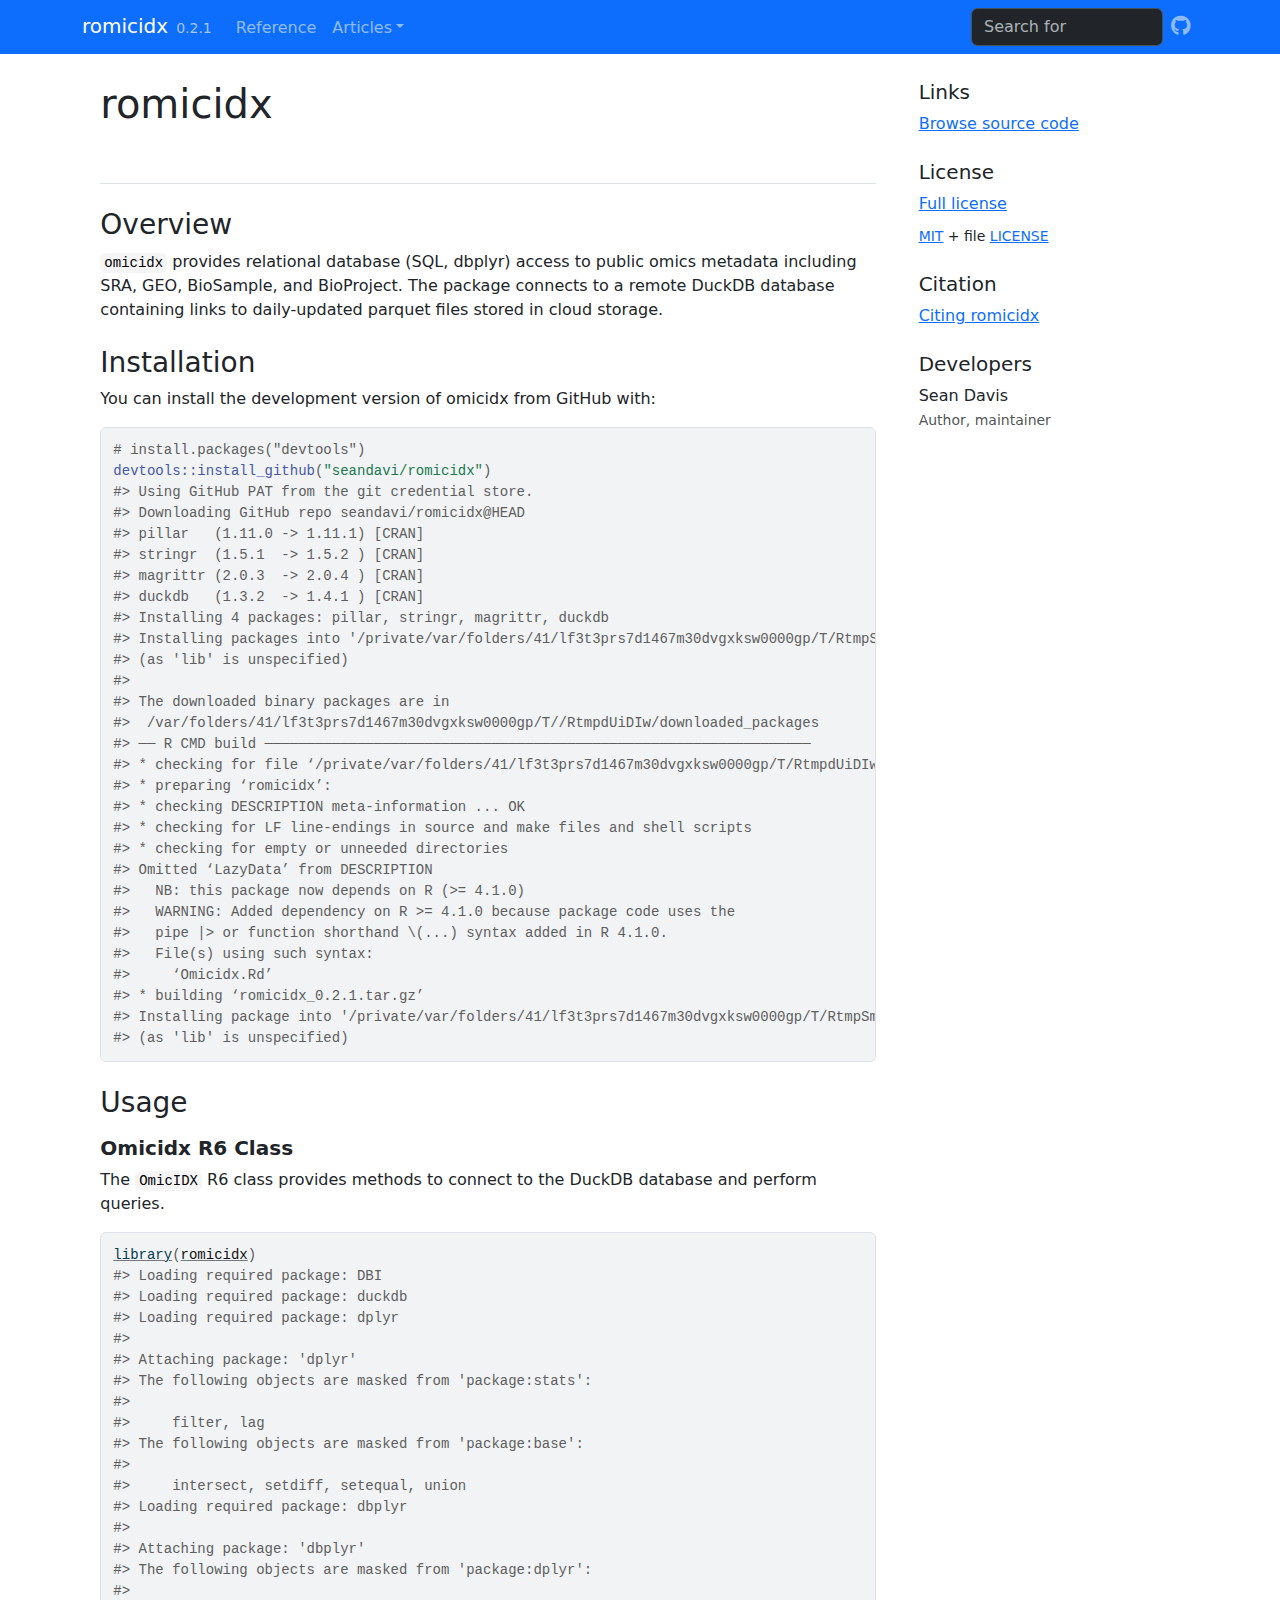
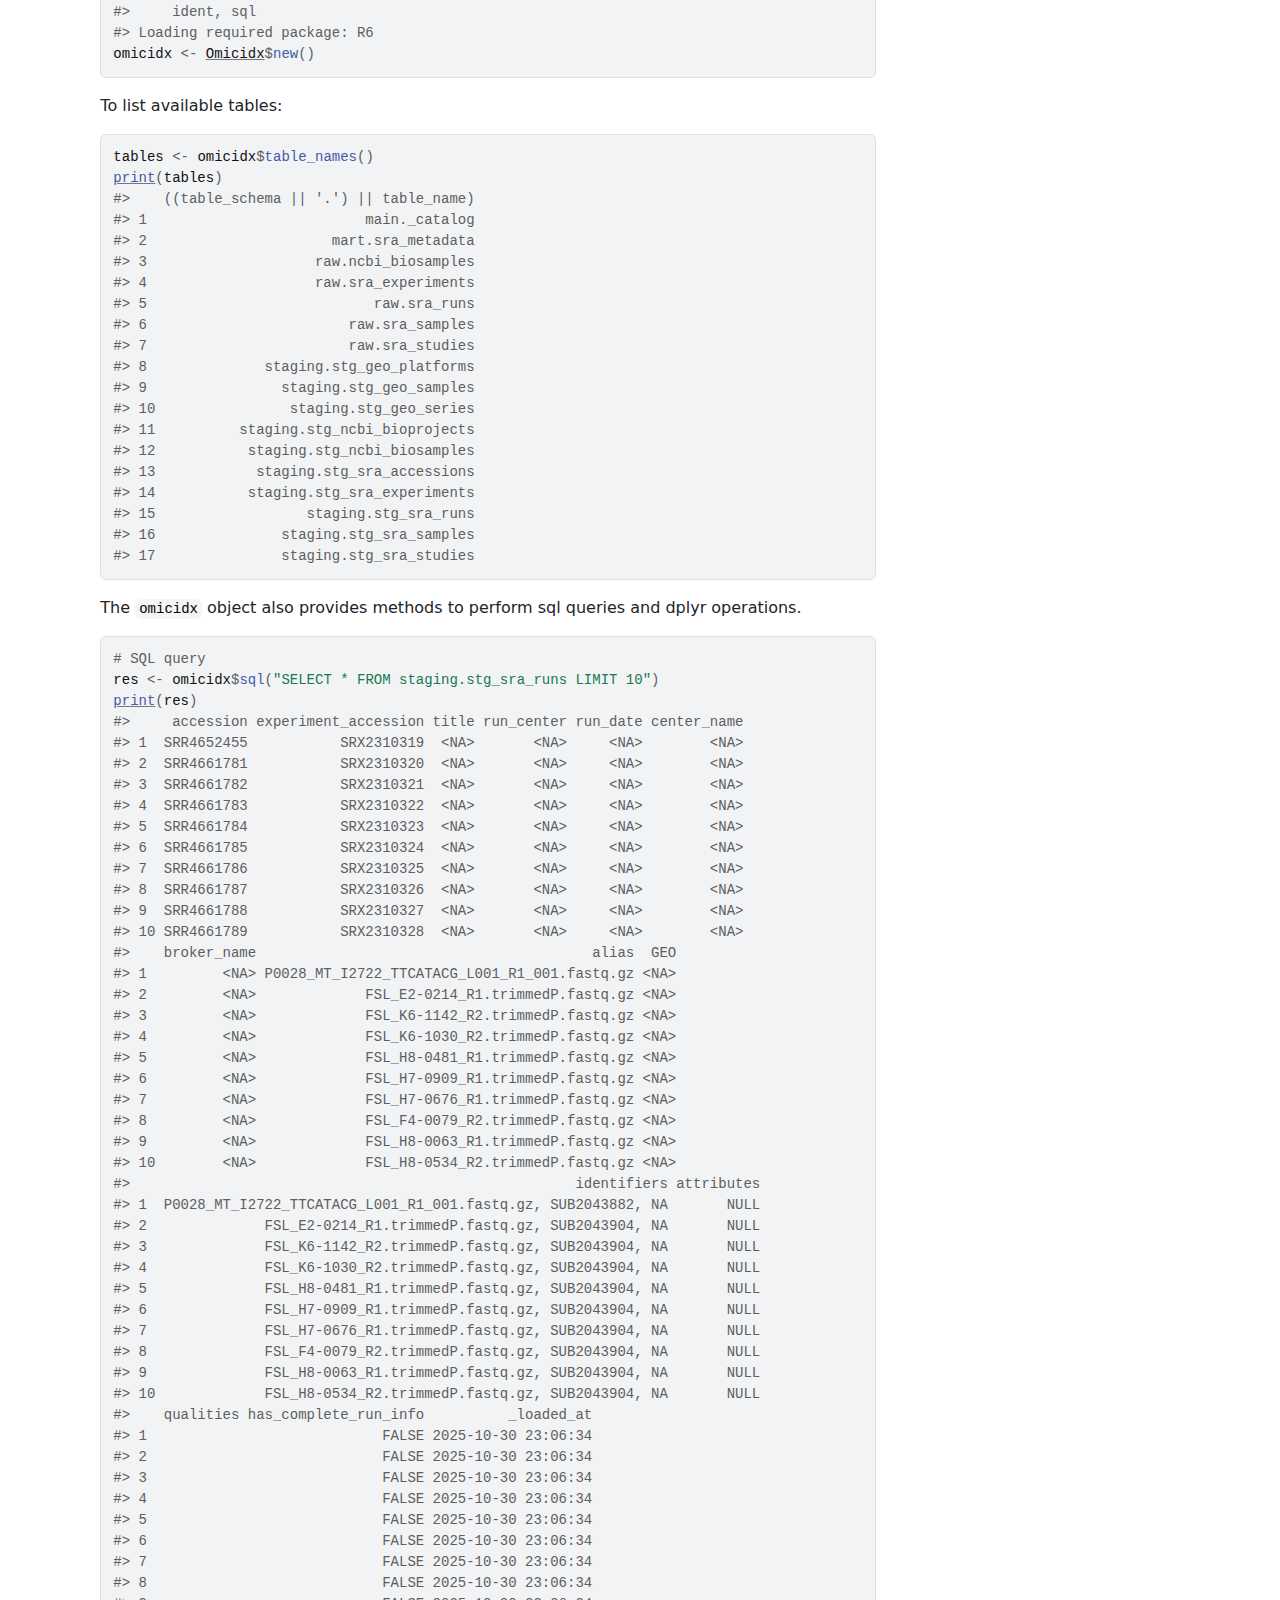
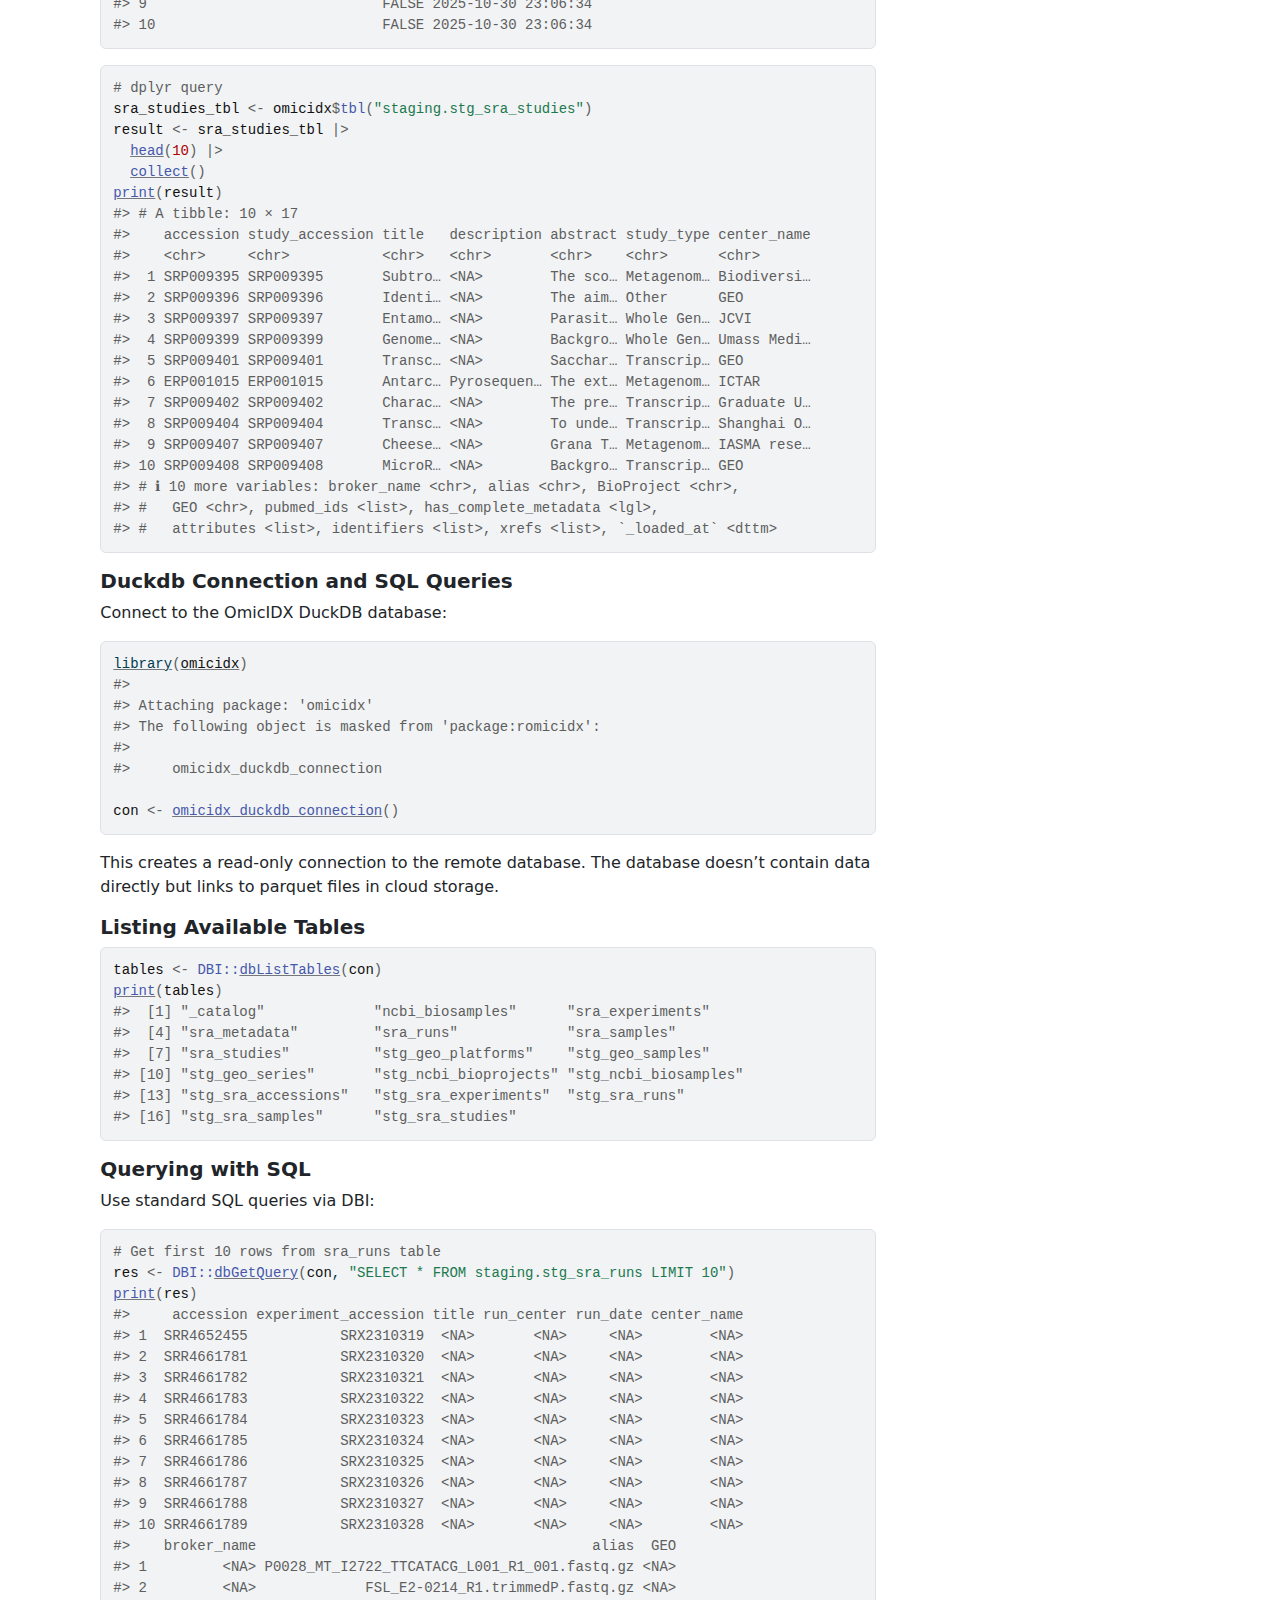
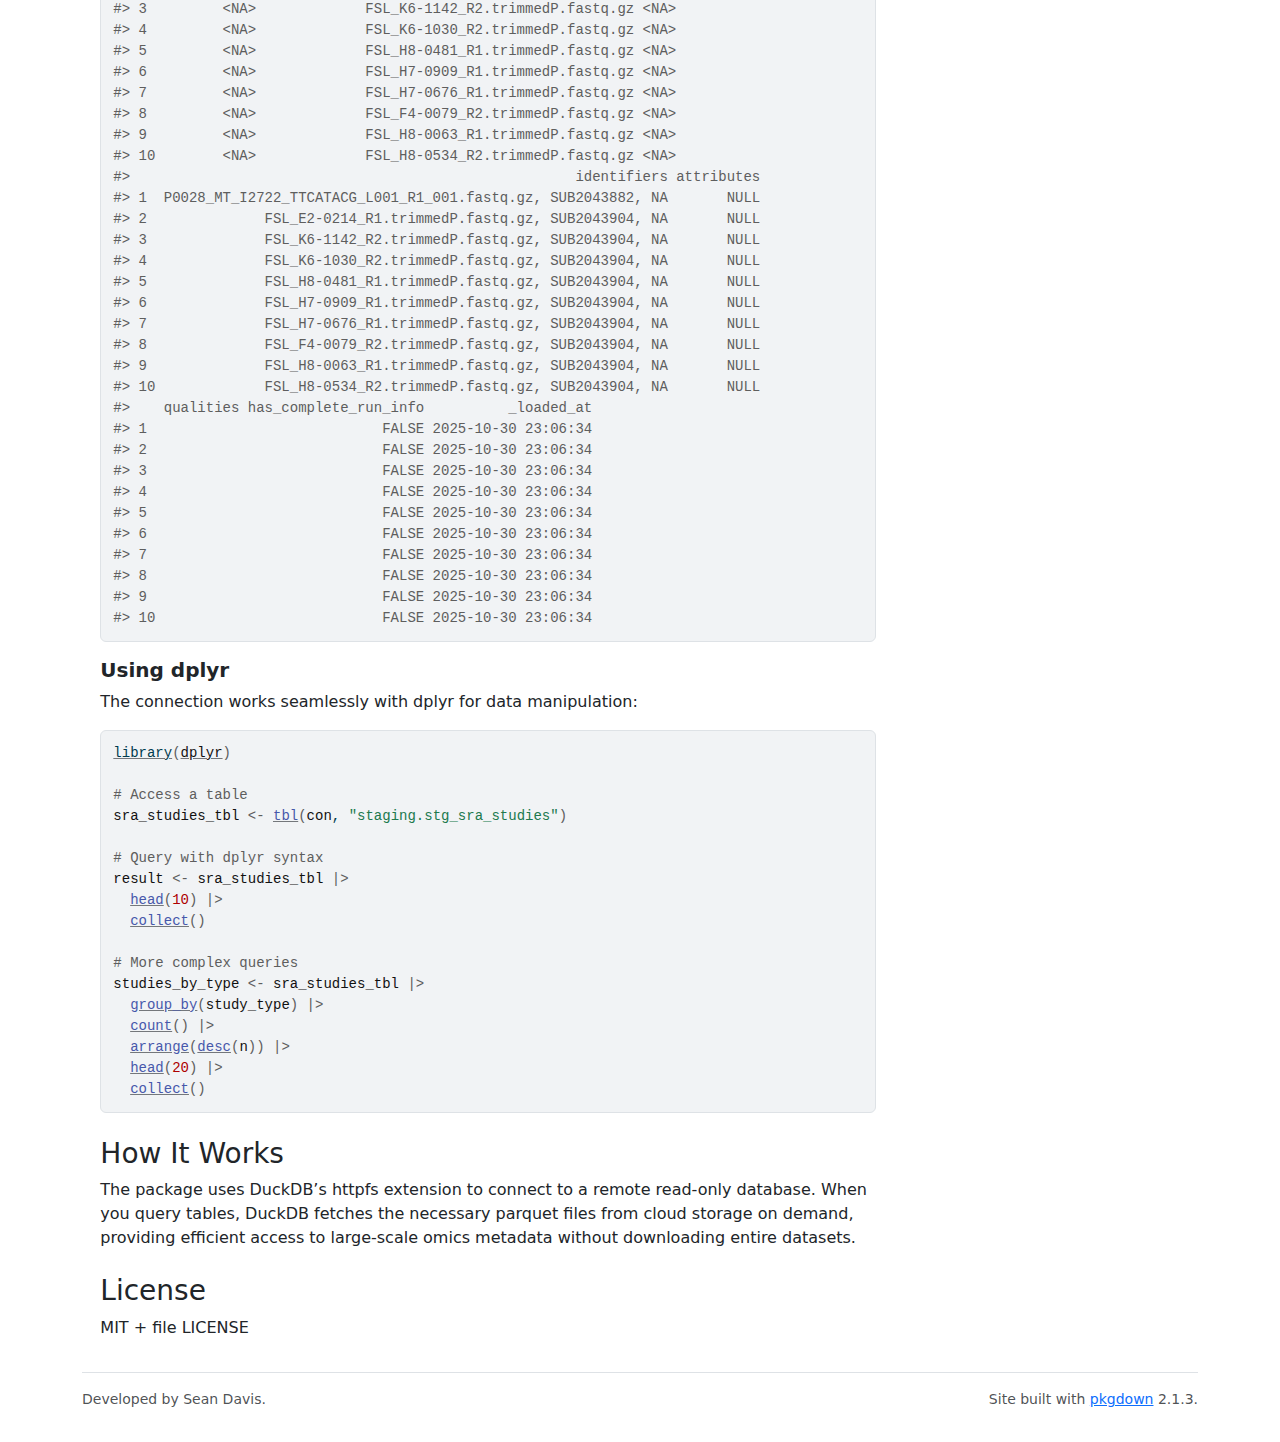
<file: index.html>
<!DOCTYPE html>
<!-- Generated by pkgdown: do not edit by hand --><html lang="en">
<head>
<meta http-equiv="Content-Type" content="text/html; charset=UTF-8">
<meta charset="utf-8">
<meta http-equiv="X-UA-Compatible" content="IE=edge">
<meta name="viewport" content="width=device-width, initial-scale=1, shrink-to-fit=no">
<title>Relational database access to public omics metadata • romicidx</title>
<script src="deps/jquery-3.6.0/jquery-3.6.0.min.js"></script><meta name="viewport" content="width=device-width, initial-scale=1, shrink-to-fit=no">
<link href="deps/bootstrap-5.3.1/bootstrap.min.css" rel="stylesheet">
<script src="deps/bootstrap-5.3.1/bootstrap.bundle.min.js"></script><link href="deps/font-awesome-6.5.2/css/all.min.css" rel="stylesheet">
<link href="deps/font-awesome-6.5.2/css/v4-shims.min.css" rel="stylesheet">
<script src="deps/headroom-0.11.0/headroom.min.js"></script><script src="deps/headroom-0.11.0/jQuery.headroom.min.js"></script><script src="deps/bootstrap-toc-1.0.1/bootstrap-toc.min.js"></script><script src="deps/clipboard.js-2.0.11/clipboard.min.js"></script><script src="deps/search-1.0.0/autocomplete.jquery.min.js"></script><script src="deps/search-1.0.0/fuse.min.js"></script><script src="deps/search-1.0.0/mark.min.js"></script><!-- pkgdown --><script src="pkgdown.js"></script><meta property="og:title" content="Relational database access to public omics metadata">
<meta name="description" content="Omicidx provides relational database (sql, dbplyr, etc) access to sra, geo, biosample and bioproject. The underlying data are scraped daily from sources.">
<meta property="og:description" content="Omicidx provides relational database (sql, dbplyr, etc) access to sra, geo, biosample and bioproject. The underlying data are scraped daily from sources.">
<!-- Google tag (gtag.js) --><script async src="https://www.googletagmanager.com/gtag/js?id=G-EWN5JN9XKZ"></script><script>
  window.dataLayer = window.dataLayer || [];
  function gtag(){dataLayer.push(arguments);}
  gtag('js', new Date());

  gtag('config', 'G-EWN5JN9XKZ');
</script>
</head>
<body>
    <a href="#main" class="visually-hidden-focusable">Skip to contents</a>


    <nav class="navbar navbar-expand-lg fixed-top bg-primary" data-bs-theme="dark" aria-label="Site navigation"><div class="container">

    <a class="navbar-brand me-2" href="index.html">romicidx</a>

    <small class="nav-text text-muted me-auto" data-bs-toggle="tooltip" data-bs-placement="bottom" title="">0.2.1</small>


    <button class="navbar-toggler" type="button" data-bs-toggle="collapse" data-bs-target="#navbar" aria-controls="navbar" aria-expanded="false" aria-label="Toggle navigation">
      <span class="navbar-toggler-icon"></span>
    </button>

    <div id="navbar" class="collapse navbar-collapse ms-3">
      <ul class="navbar-nav me-auto">
<li class="nav-item"><a class="nav-link" href="reference/index.html">Reference</a></li>
<li class="nav-item dropdown">
  <button class="nav-link dropdown-toggle" type="button" id="dropdown-articles" data-bs-toggle="dropdown" aria-expanded="false" aria-haspopup="true">Articles</button>
  <ul class="dropdown-menu" aria-labelledby="dropdown-articles">
<li><a class="dropdown-item" href="articles/omicidx.html">Getting Started</a></li>
  </ul>
</li>
      </ul>
<ul class="navbar-nav">
<li class="nav-item"><form class="form-inline" role="search">
 <input class="form-control" type="search" name="search-input" id="search-input" autocomplete="off" aria-label="Search site" placeholder="Search for" data-search-index="search.json">
</form></li>
<li class="nav-item"><a class="external-link nav-link" href="https://github.com/seandavi/romicidx/" aria-label="GitHub"><span class="fa fab fa-github fa-lg"></span></a></li>
      </ul>
</div>


  </div>
</nav><div class="container template-home">
<div class="row">
  <main id="main" class="col-md-9"><div class="section level1">
<div class="page-header"><h1 id="romicidx">romicidx<a class="anchor" aria-label="anchor" href="#romicidx"></a>
</h1></div>
<!-- badges: start -->
<!-- badges: end -->
<div class="section level2">
<h2 id="overview">Overview<a class="anchor" aria-label="anchor" href="#overview"></a>
</h2>
<p><code>omicidx</code> provides relational database (SQL, dbplyr) access to public omics metadata including SRA, GEO, BioSample, and BioProject. The package connects to a remote DuckDB database containing links to daily-updated parquet files stored in cloud storage.</p>
</div>
<div class="section level2">
<h2 id="installation">Installation<a class="anchor" aria-label="anchor" href="#installation"></a>
</h2>
<p>You can install the development version of omicidx from GitHub with:</p>
<div class="sourceCode" id="cb1"><pre class="downlit sourceCode r">
<code class="sourceCode R"><span><span class="co"># install.packages("devtools")</span></span>
<span><span class="fu">devtools</span><span class="fu">::</span><span class="fu">install_github</span><span class="op">(</span><span class="st">"seandavi/romicidx"</span><span class="op">)</span></span>
<span><span class="co">#&gt; Using GitHub PAT from the git credential store.</span></span>
<span><span class="co">#&gt; Downloading GitHub repo seandavi/romicidx@HEAD</span></span>
<span><span class="co">#&gt; pillar   (1.11.0 -&gt; 1.11.1) [CRAN]</span></span>
<span><span class="co">#&gt; stringr  (1.5.1  -&gt; 1.5.2 ) [CRAN]</span></span>
<span><span class="co">#&gt; magrittr (2.0.3  -&gt; 2.0.4 ) [CRAN]</span></span>
<span><span class="co">#&gt; duckdb   (1.3.2  -&gt; 1.4.1 ) [CRAN]</span></span>
<span><span class="co">#&gt; Installing 4 packages: pillar, stringr, magrittr, duckdb</span></span>
<span><span class="co">#&gt; Installing packages into '/private/var/folders/41/lf3t3prs7d1467m30dvgxksw0000gp/T/RtmpSmxP9q/temp_libpath3084f2d0bd7'</span></span>
<span><span class="co">#&gt; (as 'lib' is unspecified)</span></span>
<span><span class="co">#&gt; </span></span>
<span><span class="co">#&gt; The downloaded binary packages are in</span></span>
<span><span class="co">#&gt;  /var/folders/41/lf3t3prs7d1467m30dvgxksw0000gp/T//RtmpdUiDIw/downloaded_packages</span></span>
<span><span class="co">#&gt; ── R CMD build ─────────────────────────────────────────────────────────────────</span></span>
<span><span class="co">#&gt; * checking for file ‘/private/var/folders/41/lf3t3prs7d1467m30dvgxksw0000gp/T/RtmpdUiDIw/remotes7a093291e033/seandavi-romicidx-78ab6fa/DESCRIPTION’ ... OK</span></span>
<span><span class="co">#&gt; * preparing ‘romicidx’:</span></span>
<span><span class="co">#&gt; * checking DESCRIPTION meta-information ... OK</span></span>
<span><span class="co">#&gt; * checking for LF line-endings in source and make files and shell scripts</span></span>
<span><span class="co">#&gt; * checking for empty or unneeded directories</span></span>
<span><span class="co">#&gt; Omitted ‘LazyData’ from DESCRIPTION</span></span>
<span><span class="co">#&gt;   NB: this package now depends on R (&gt;= 4.1.0)</span></span>
<span><span class="co">#&gt;   WARNING: Added dependency on R &gt;= 4.1.0 because package code uses the</span></span>
<span><span class="co">#&gt;   pipe |&gt; or function shorthand \(...) syntax added in R 4.1.0.</span></span>
<span><span class="co">#&gt;   File(s) using such syntax:</span></span>
<span><span class="co">#&gt;     ‘Omicidx.Rd’</span></span>
<span><span class="co">#&gt; * building ‘romicidx_0.2.1.tar.gz’</span></span>
<span><span class="co">#&gt; Installing package into '/private/var/folders/41/lf3t3prs7d1467m30dvgxksw0000gp/T/RtmpSmxP9q/temp_libpath3084f2d0bd7'</span></span>
<span><span class="co">#&gt; (as 'lib' is unspecified)</span></span></code></pre></div>
</div>
<div class="section level2">
<h2 id="usage">Usage<a class="anchor" aria-label="anchor" href="#usage"></a>
</h2>
<div class="section level3">
<h3 id="omicidx-r6-class">Omicidx R6 Class<a class="anchor" aria-label="anchor" href="#omicidx-r6-class"></a>
</h3>
<p>The <code>OmicIDX</code> R6 class provides methods to connect to the DuckDB database and perform queries.</p>
<div class="sourceCode" id="cb2"><pre class="downlit sourceCode r">
<code class="sourceCode R"><span><span class="kw"><a href="https://rdrr.io/r/base/library.html" class="external-link">library</a></span><span class="op">(</span><span class="va"><a href="https://seandavi.github.io/romicidx/">romicidx</a></span><span class="op">)</span></span>
<span><span class="co">#&gt; Loading required package: DBI</span></span>
<span><span class="co">#&gt; Loading required package: duckdb</span></span>
<span><span class="co">#&gt; Loading required package: dplyr</span></span>
<span><span class="co">#&gt; </span></span>
<span><span class="co">#&gt; Attaching package: 'dplyr'</span></span>
<span><span class="co">#&gt; The following objects are masked from 'package:stats':</span></span>
<span><span class="co">#&gt; </span></span>
<span><span class="co">#&gt;     filter, lag</span></span>
<span><span class="co">#&gt; The following objects are masked from 'package:base':</span></span>
<span><span class="co">#&gt; </span></span>
<span><span class="co">#&gt;     intersect, setdiff, setequal, union</span></span>
<span><span class="co">#&gt; Loading required package: dbplyr</span></span>
<span><span class="co">#&gt; </span></span>
<span><span class="co">#&gt; Attaching package: 'dbplyr'</span></span>
<span><span class="co">#&gt; The following objects are masked from 'package:dplyr':</span></span>
<span><span class="co">#&gt; </span></span>
<span><span class="co">#&gt;     ident, sql</span></span>
<span><span class="co">#&gt; Loading required package: R6</span></span>
<span><span class="va">omicidx</span> <span class="op">&lt;-</span> <span class="va"><a href="reference/Omicidx.html">Omicidx</a></span><span class="op">$</span><span class="fu">new</span><span class="op">(</span><span class="op">)</span></span></code></pre></div>
<p>To list available tables:</p>
<div class="sourceCode" id="cb3"><pre class="downlit sourceCode r">
<code class="sourceCode R"><span><span class="va">tables</span> <span class="op">&lt;-</span> <span class="va">omicidx</span><span class="op">$</span><span class="fu">table_names</span><span class="op">(</span><span class="op">)</span></span>
<span><span class="fu"><a href="https://rdrr.io/r/base/print.html" class="external-link">print</a></span><span class="op">(</span><span class="va">tables</span><span class="op">)</span></span>
<span><span class="co">#&gt;    ((table_schema || '.') || table_name)</span></span>
<span><span class="co">#&gt; 1                          main._catalog</span></span>
<span><span class="co">#&gt; 2                      mart.sra_metadata</span></span>
<span><span class="co">#&gt; 3                    raw.ncbi_biosamples</span></span>
<span><span class="co">#&gt; 4                    raw.sra_experiments</span></span>
<span><span class="co">#&gt; 5                           raw.sra_runs</span></span>
<span><span class="co">#&gt; 6                        raw.sra_samples</span></span>
<span><span class="co">#&gt; 7                        raw.sra_studies</span></span>
<span><span class="co">#&gt; 8              staging.stg_geo_platforms</span></span>
<span><span class="co">#&gt; 9                staging.stg_geo_samples</span></span>
<span><span class="co">#&gt; 10                staging.stg_geo_series</span></span>
<span><span class="co">#&gt; 11          staging.stg_ncbi_bioprojects</span></span>
<span><span class="co">#&gt; 12           staging.stg_ncbi_biosamples</span></span>
<span><span class="co">#&gt; 13            staging.stg_sra_accessions</span></span>
<span><span class="co">#&gt; 14           staging.stg_sra_experiments</span></span>
<span><span class="co">#&gt; 15                  staging.stg_sra_runs</span></span>
<span><span class="co">#&gt; 16               staging.stg_sra_samples</span></span>
<span><span class="co">#&gt; 17               staging.stg_sra_studies</span></span></code></pre></div>
<p>The <code>omicidx</code> object also provides methods to perform sql queries and dplyr operations.</p>
<div class="sourceCode" id="cb4"><pre class="downlit sourceCode r">
<code class="sourceCode R"><span><span class="co"># SQL query</span></span>
<span><span class="va">res</span> <span class="op">&lt;-</span> <span class="va">omicidx</span><span class="op">$</span><span class="fu">sql</span><span class="op">(</span><span class="st">"SELECT * FROM staging.stg_sra_runs LIMIT 10"</span><span class="op">)</span></span>
<span><span class="fu"><a href="https://rdrr.io/r/base/print.html" class="external-link">print</a></span><span class="op">(</span><span class="va">res</span><span class="op">)</span></span>
<span><span class="co">#&gt;     accession experiment_accession title run_center run_date center_name</span></span>
<span><span class="co">#&gt; 1  SRR4652455           SRX2310319  &lt;NA&gt;       &lt;NA&gt;     &lt;NA&gt;        &lt;NA&gt;</span></span>
<span><span class="co">#&gt; 2  SRR4661781           SRX2310320  &lt;NA&gt;       &lt;NA&gt;     &lt;NA&gt;        &lt;NA&gt;</span></span>
<span><span class="co">#&gt; 3  SRR4661782           SRX2310321  &lt;NA&gt;       &lt;NA&gt;     &lt;NA&gt;        &lt;NA&gt;</span></span>
<span><span class="co">#&gt; 4  SRR4661783           SRX2310322  &lt;NA&gt;       &lt;NA&gt;     &lt;NA&gt;        &lt;NA&gt;</span></span>
<span><span class="co">#&gt; 5  SRR4661784           SRX2310323  &lt;NA&gt;       &lt;NA&gt;     &lt;NA&gt;        &lt;NA&gt;</span></span>
<span><span class="co">#&gt; 6  SRR4661785           SRX2310324  &lt;NA&gt;       &lt;NA&gt;     &lt;NA&gt;        &lt;NA&gt;</span></span>
<span><span class="co">#&gt; 7  SRR4661786           SRX2310325  &lt;NA&gt;       &lt;NA&gt;     &lt;NA&gt;        &lt;NA&gt;</span></span>
<span><span class="co">#&gt; 8  SRR4661787           SRX2310326  &lt;NA&gt;       &lt;NA&gt;     &lt;NA&gt;        &lt;NA&gt;</span></span>
<span><span class="co">#&gt; 9  SRR4661788           SRX2310327  &lt;NA&gt;       &lt;NA&gt;     &lt;NA&gt;        &lt;NA&gt;</span></span>
<span><span class="co">#&gt; 10 SRR4661789           SRX2310328  &lt;NA&gt;       &lt;NA&gt;     &lt;NA&gt;        &lt;NA&gt;</span></span>
<span><span class="co">#&gt;    broker_name                                        alias  GEO</span></span>
<span><span class="co">#&gt; 1         &lt;NA&gt; P0028_MT_I2722_TTCATACG_L001_R1_001.fastq.gz &lt;NA&gt;</span></span>
<span><span class="co">#&gt; 2         &lt;NA&gt;             FSL_E2-0214_R1.trimmedP.fastq.gz &lt;NA&gt;</span></span>
<span><span class="co">#&gt; 3         &lt;NA&gt;             FSL_K6-1142_R2.trimmedP.fastq.gz &lt;NA&gt;</span></span>
<span><span class="co">#&gt; 4         &lt;NA&gt;             FSL_K6-1030_R2.trimmedP.fastq.gz &lt;NA&gt;</span></span>
<span><span class="co">#&gt; 5         &lt;NA&gt;             FSL_H8-0481_R1.trimmedP.fastq.gz &lt;NA&gt;</span></span>
<span><span class="co">#&gt; 6         &lt;NA&gt;             FSL_H7-0909_R1.trimmedP.fastq.gz &lt;NA&gt;</span></span>
<span><span class="co">#&gt; 7         &lt;NA&gt;             FSL_H7-0676_R1.trimmedP.fastq.gz &lt;NA&gt;</span></span>
<span><span class="co">#&gt; 8         &lt;NA&gt;             FSL_F4-0079_R2.trimmedP.fastq.gz &lt;NA&gt;</span></span>
<span><span class="co">#&gt; 9         &lt;NA&gt;             FSL_H8-0063_R1.trimmedP.fastq.gz &lt;NA&gt;</span></span>
<span><span class="co">#&gt; 10        &lt;NA&gt;             FSL_H8-0534_R2.trimmedP.fastq.gz &lt;NA&gt;</span></span>
<span><span class="co">#&gt;                                                     identifiers attributes</span></span>
<span><span class="co">#&gt; 1  P0028_MT_I2722_TTCATACG_L001_R1_001.fastq.gz, SUB2043882, NA       NULL</span></span>
<span><span class="co">#&gt; 2              FSL_E2-0214_R1.trimmedP.fastq.gz, SUB2043904, NA       NULL</span></span>
<span><span class="co">#&gt; 3              FSL_K6-1142_R2.trimmedP.fastq.gz, SUB2043904, NA       NULL</span></span>
<span><span class="co">#&gt; 4              FSL_K6-1030_R2.trimmedP.fastq.gz, SUB2043904, NA       NULL</span></span>
<span><span class="co">#&gt; 5              FSL_H8-0481_R1.trimmedP.fastq.gz, SUB2043904, NA       NULL</span></span>
<span><span class="co">#&gt; 6              FSL_H7-0909_R1.trimmedP.fastq.gz, SUB2043904, NA       NULL</span></span>
<span><span class="co">#&gt; 7              FSL_H7-0676_R1.trimmedP.fastq.gz, SUB2043904, NA       NULL</span></span>
<span><span class="co">#&gt; 8              FSL_F4-0079_R2.trimmedP.fastq.gz, SUB2043904, NA       NULL</span></span>
<span><span class="co">#&gt; 9              FSL_H8-0063_R1.trimmedP.fastq.gz, SUB2043904, NA       NULL</span></span>
<span><span class="co">#&gt; 10             FSL_H8-0534_R2.trimmedP.fastq.gz, SUB2043904, NA       NULL</span></span>
<span><span class="co">#&gt;    qualities has_complete_run_info          _loaded_at</span></span>
<span><span class="co">#&gt; 1                            FALSE 2025-10-30 23:06:34</span></span>
<span><span class="co">#&gt; 2                            FALSE 2025-10-30 23:06:34</span></span>
<span><span class="co">#&gt; 3                            FALSE 2025-10-30 23:06:34</span></span>
<span><span class="co">#&gt; 4                            FALSE 2025-10-30 23:06:34</span></span>
<span><span class="co">#&gt; 5                            FALSE 2025-10-30 23:06:34</span></span>
<span><span class="co">#&gt; 6                            FALSE 2025-10-30 23:06:34</span></span>
<span><span class="co">#&gt; 7                            FALSE 2025-10-30 23:06:34</span></span>
<span><span class="co">#&gt; 8                            FALSE 2025-10-30 23:06:34</span></span>
<span><span class="co">#&gt; 9                            FALSE 2025-10-30 23:06:34</span></span>
<span><span class="co">#&gt; 10                           FALSE 2025-10-30 23:06:34</span></span></code></pre></div>
<div class="sourceCode" id="cb5"><pre class="downlit sourceCode r">
<code class="sourceCode R"><span><span class="co"># dplyr query</span></span>
<span><span class="va">sra_studies_tbl</span> <span class="op">&lt;-</span> <span class="va">omicidx</span><span class="op">$</span><span class="fu">tbl</span><span class="op">(</span><span class="st">"staging.stg_sra_studies"</span><span class="op">)</span></span>
<span><span class="va">result</span> <span class="op">&lt;-</span> <span class="va">sra_studies_tbl</span> <span class="op">|&gt;</span></span>
<span>  <span class="fu"><a href="https://rdrr.io/r/utils/head.html" class="external-link">head</a></span><span class="op">(</span><span class="fl">10</span><span class="op">)</span> <span class="op">|&gt;</span></span>
<span>  <span class="fu"><a href="https://dplyr.tidyverse.org/reference/compute.html" class="external-link">collect</a></span><span class="op">(</span><span class="op">)</span></span>
<span><span class="fu"><a href="https://rdrr.io/r/base/print.html" class="external-link">print</a></span><span class="op">(</span><span class="va">result</span><span class="op">)</span></span>
<span><span class="co">#&gt; # A tibble: 10 × 17</span></span>
<span><span class="co">#&gt;    accession study_accession title   description abstract study_type center_name</span></span>
<span><span class="co">#&gt;    &lt;chr&gt;     &lt;chr&gt;           &lt;chr&gt;   &lt;chr&gt;       &lt;chr&gt;    &lt;chr&gt;      &lt;chr&gt;      </span></span>
<span><span class="co">#&gt;  1 SRP009395 SRP009395       Subtro… &lt;NA&gt;        The sco… Metagenom… Biodiversi…</span></span>
<span><span class="co">#&gt;  2 SRP009396 SRP009396       Identi… &lt;NA&gt;        The aim… Other      GEO        </span></span>
<span><span class="co">#&gt;  3 SRP009397 SRP009397       Entamo… &lt;NA&gt;        Parasit… Whole Gen… JCVI       </span></span>
<span><span class="co">#&gt;  4 SRP009399 SRP009399       Genome… &lt;NA&gt;        Backgro… Whole Gen… Umass Medi…</span></span>
<span><span class="co">#&gt;  5 SRP009401 SRP009401       Transc… &lt;NA&gt;        Sacchar… Transcrip… GEO        </span></span>
<span><span class="co">#&gt;  6 ERP001015 ERP001015       Antarc… Pyrosequen… The ext… Metagenom… ICTAR      </span></span>
<span><span class="co">#&gt;  7 SRP009402 SRP009402       Charac… &lt;NA&gt;        The pre… Transcrip… Graduate U…</span></span>
<span><span class="co">#&gt;  8 SRP009404 SRP009404       Transc… &lt;NA&gt;        To unde… Transcrip… Shanghai O…</span></span>
<span><span class="co">#&gt;  9 SRP009407 SRP009407       Cheese… &lt;NA&gt;        Grana T… Metagenom… IASMA rese…</span></span>
<span><span class="co">#&gt; 10 SRP009408 SRP009408       MicroR… &lt;NA&gt;        Backgro… Transcrip… GEO        </span></span>
<span><span class="co">#&gt; # ℹ 10 more variables: broker_name &lt;chr&gt;, alias &lt;chr&gt;, BioProject &lt;chr&gt;,</span></span>
<span><span class="co">#&gt; #   GEO &lt;chr&gt;, pubmed_ids &lt;list&gt;, has_complete_metadata &lt;lgl&gt;,</span></span>
<span><span class="co">#&gt; #   attributes &lt;list&gt;, identifiers &lt;list&gt;, xrefs &lt;list&gt;, `_loaded_at` &lt;dttm&gt;</span></span></code></pre></div>
</div>
<div class="section level3">
<h3 id="duckdb-connection-and-sql-queries">Duckdb Connection and SQL Queries<a class="anchor" aria-label="anchor" href="#duckdb-connection-and-sql-queries"></a>
</h3>
<p>Connect to the OmicIDX DuckDB database:</p>
<div class="sourceCode" id="cb6"><pre class="downlit sourceCode r">
<code class="sourceCode R"><span><span class="kw"><a href="https://rdrr.io/r/base/library.html" class="external-link">library</a></span><span class="op">(</span><span class="va"><a href="https://seandavi.github.io/romicidx/">omicidx</a></span><span class="op">)</span></span>
<span><span class="co">#&gt; </span></span>
<span><span class="co">#&gt; Attaching package: 'omicidx'</span></span>
<span><span class="co">#&gt; The following object is masked from 'package:romicidx':</span></span>
<span><span class="co">#&gt; </span></span>
<span><span class="co">#&gt;     omicidx_duckdb_connection</span></span>
<span></span>
<span><span class="va">con</span> <span class="op">&lt;-</span> <span class="fu"><a href="reference/omicidx_duckdb_connection.html">omicidx_duckdb_connection</a></span><span class="op">(</span><span class="op">)</span></span></code></pre></div>
<p>This creates a read-only connection to the remote database. The database doesn’t contain data directly but links to parquet files in cloud storage.</p>
</div>
<div class="section level3">
<h3 id="listing-available-tables">Listing Available Tables<a class="anchor" aria-label="anchor" href="#listing-available-tables"></a>
</h3>
<div class="sourceCode" id="cb7"><pre class="downlit sourceCode r">
<code class="sourceCode R"><span><span class="va">tables</span> <span class="op">&lt;-</span> <span class="fu">DBI</span><span class="fu">::</span><span class="fu"><a href="https://dbi.r-dbi.org/reference/dbListTables.html" class="external-link">dbListTables</a></span><span class="op">(</span><span class="va">con</span><span class="op">)</span></span>
<span><span class="fu"><a href="https://rdrr.io/r/base/print.html" class="external-link">print</a></span><span class="op">(</span><span class="va">tables</span><span class="op">)</span></span>
<span><span class="co">#&gt;  [1] "_catalog"             "ncbi_biosamples"      "sra_experiments"     </span></span>
<span><span class="co">#&gt;  [4] "sra_metadata"         "sra_runs"             "sra_samples"         </span></span>
<span><span class="co">#&gt;  [7] "sra_studies"          "stg_geo_platforms"    "stg_geo_samples"     </span></span>
<span><span class="co">#&gt; [10] "stg_geo_series"       "stg_ncbi_bioprojects" "stg_ncbi_biosamples" </span></span>
<span><span class="co">#&gt; [13] "stg_sra_accessions"   "stg_sra_experiments"  "stg_sra_runs"        </span></span>
<span><span class="co">#&gt; [16] "stg_sra_samples"      "stg_sra_studies"</span></span></code></pre></div>
</div>
<div class="section level3">
<h3 id="querying-with-sql">Querying with SQL<a class="anchor" aria-label="anchor" href="#querying-with-sql"></a>
</h3>
<p>Use standard SQL queries via DBI:</p>
<div class="sourceCode" id="cb8"><pre class="downlit sourceCode r">
<code class="sourceCode R"><span><span class="co"># Get first 10 rows from sra_runs table</span></span>
<span><span class="va">res</span> <span class="op">&lt;-</span> <span class="fu">DBI</span><span class="fu">::</span><span class="fu"><a href="https://dbi.r-dbi.org/reference/dbGetQuery.html" class="external-link">dbGetQuery</a></span><span class="op">(</span><span class="va">con</span>, <span class="st">"SELECT * FROM staging.stg_sra_runs LIMIT 10"</span><span class="op">)</span></span>
<span><span class="fu"><a href="https://rdrr.io/r/base/print.html" class="external-link">print</a></span><span class="op">(</span><span class="va">res</span><span class="op">)</span></span>
<span><span class="co">#&gt;     accession experiment_accession title run_center run_date center_name</span></span>
<span><span class="co">#&gt; 1  SRR4652455           SRX2310319  &lt;NA&gt;       &lt;NA&gt;     &lt;NA&gt;        &lt;NA&gt;</span></span>
<span><span class="co">#&gt; 2  SRR4661781           SRX2310320  &lt;NA&gt;       &lt;NA&gt;     &lt;NA&gt;        &lt;NA&gt;</span></span>
<span><span class="co">#&gt; 3  SRR4661782           SRX2310321  &lt;NA&gt;       &lt;NA&gt;     &lt;NA&gt;        &lt;NA&gt;</span></span>
<span><span class="co">#&gt; 4  SRR4661783           SRX2310322  &lt;NA&gt;       &lt;NA&gt;     &lt;NA&gt;        &lt;NA&gt;</span></span>
<span><span class="co">#&gt; 5  SRR4661784           SRX2310323  &lt;NA&gt;       &lt;NA&gt;     &lt;NA&gt;        &lt;NA&gt;</span></span>
<span><span class="co">#&gt; 6  SRR4661785           SRX2310324  &lt;NA&gt;       &lt;NA&gt;     &lt;NA&gt;        &lt;NA&gt;</span></span>
<span><span class="co">#&gt; 7  SRR4661786           SRX2310325  &lt;NA&gt;       &lt;NA&gt;     &lt;NA&gt;        &lt;NA&gt;</span></span>
<span><span class="co">#&gt; 8  SRR4661787           SRX2310326  &lt;NA&gt;       &lt;NA&gt;     &lt;NA&gt;        &lt;NA&gt;</span></span>
<span><span class="co">#&gt; 9  SRR4661788           SRX2310327  &lt;NA&gt;       &lt;NA&gt;     &lt;NA&gt;        &lt;NA&gt;</span></span>
<span><span class="co">#&gt; 10 SRR4661789           SRX2310328  &lt;NA&gt;       &lt;NA&gt;     &lt;NA&gt;        &lt;NA&gt;</span></span>
<span><span class="co">#&gt;    broker_name                                        alias  GEO</span></span>
<span><span class="co">#&gt; 1         &lt;NA&gt; P0028_MT_I2722_TTCATACG_L001_R1_001.fastq.gz &lt;NA&gt;</span></span>
<span><span class="co">#&gt; 2         &lt;NA&gt;             FSL_E2-0214_R1.trimmedP.fastq.gz &lt;NA&gt;</span></span>
<span><span class="co">#&gt; 3         &lt;NA&gt;             FSL_K6-1142_R2.trimmedP.fastq.gz &lt;NA&gt;</span></span>
<span><span class="co">#&gt; 4         &lt;NA&gt;             FSL_K6-1030_R2.trimmedP.fastq.gz &lt;NA&gt;</span></span>
<span><span class="co">#&gt; 5         &lt;NA&gt;             FSL_H8-0481_R1.trimmedP.fastq.gz &lt;NA&gt;</span></span>
<span><span class="co">#&gt; 6         &lt;NA&gt;             FSL_H7-0909_R1.trimmedP.fastq.gz &lt;NA&gt;</span></span>
<span><span class="co">#&gt; 7         &lt;NA&gt;             FSL_H7-0676_R1.trimmedP.fastq.gz &lt;NA&gt;</span></span>
<span><span class="co">#&gt; 8         &lt;NA&gt;             FSL_F4-0079_R2.trimmedP.fastq.gz &lt;NA&gt;</span></span>
<span><span class="co">#&gt; 9         &lt;NA&gt;             FSL_H8-0063_R1.trimmedP.fastq.gz &lt;NA&gt;</span></span>
<span><span class="co">#&gt; 10        &lt;NA&gt;             FSL_H8-0534_R2.trimmedP.fastq.gz &lt;NA&gt;</span></span>
<span><span class="co">#&gt;                                                     identifiers attributes</span></span>
<span><span class="co">#&gt; 1  P0028_MT_I2722_TTCATACG_L001_R1_001.fastq.gz, SUB2043882, NA       NULL</span></span>
<span><span class="co">#&gt; 2              FSL_E2-0214_R1.trimmedP.fastq.gz, SUB2043904, NA       NULL</span></span>
<span><span class="co">#&gt; 3              FSL_K6-1142_R2.trimmedP.fastq.gz, SUB2043904, NA       NULL</span></span>
<span><span class="co">#&gt; 4              FSL_K6-1030_R2.trimmedP.fastq.gz, SUB2043904, NA       NULL</span></span>
<span><span class="co">#&gt; 5              FSL_H8-0481_R1.trimmedP.fastq.gz, SUB2043904, NA       NULL</span></span>
<span><span class="co">#&gt; 6              FSL_H7-0909_R1.trimmedP.fastq.gz, SUB2043904, NA       NULL</span></span>
<span><span class="co">#&gt; 7              FSL_H7-0676_R1.trimmedP.fastq.gz, SUB2043904, NA       NULL</span></span>
<span><span class="co">#&gt; 8              FSL_F4-0079_R2.trimmedP.fastq.gz, SUB2043904, NA       NULL</span></span>
<span><span class="co">#&gt; 9              FSL_H8-0063_R1.trimmedP.fastq.gz, SUB2043904, NA       NULL</span></span>
<span><span class="co">#&gt; 10             FSL_H8-0534_R2.trimmedP.fastq.gz, SUB2043904, NA       NULL</span></span>
<span><span class="co">#&gt;    qualities has_complete_run_info          _loaded_at</span></span>
<span><span class="co">#&gt; 1                            FALSE 2025-10-30 23:06:34</span></span>
<span><span class="co">#&gt; 2                            FALSE 2025-10-30 23:06:34</span></span>
<span><span class="co">#&gt; 3                            FALSE 2025-10-30 23:06:34</span></span>
<span><span class="co">#&gt; 4                            FALSE 2025-10-30 23:06:34</span></span>
<span><span class="co">#&gt; 5                            FALSE 2025-10-30 23:06:34</span></span>
<span><span class="co">#&gt; 6                            FALSE 2025-10-30 23:06:34</span></span>
<span><span class="co">#&gt; 7                            FALSE 2025-10-30 23:06:34</span></span>
<span><span class="co">#&gt; 8                            FALSE 2025-10-30 23:06:34</span></span>
<span><span class="co">#&gt; 9                            FALSE 2025-10-30 23:06:34</span></span>
<span><span class="co">#&gt; 10                           FALSE 2025-10-30 23:06:34</span></span></code></pre></div>
</div>
<div class="section level3">
<h3 id="using-dplyr">Using dplyr<a class="anchor" aria-label="anchor" href="#using-dplyr"></a>
</h3>
<p>The connection works seamlessly with dplyr for data manipulation:</p>
<div class="sourceCode" id="cb9"><pre class="downlit sourceCode r">
<code class="sourceCode R"><span><span class="kw"><a href="https://rdrr.io/r/base/library.html" class="external-link">library</a></span><span class="op">(</span><span class="va"><a href="https://dplyr.tidyverse.org" class="external-link">dplyr</a></span><span class="op">)</span></span>
<span></span>
<span><span class="co"># Access a table</span></span>
<span><span class="va">sra_studies_tbl</span> <span class="op">&lt;-</span> <span class="fu"><a href="https://dplyr.tidyverse.org/reference/tbl.html" class="external-link">tbl</a></span><span class="op">(</span><span class="va">con</span>, <span class="st">"staging.stg_sra_studies"</span><span class="op">)</span></span>
<span></span>
<span><span class="co"># Query with dplyr syntax</span></span>
<span><span class="va">result</span> <span class="op">&lt;-</span> <span class="va">sra_studies_tbl</span> <span class="op">|&gt;</span></span>
<span>  <span class="fu"><a href="https://rdrr.io/r/utils/head.html" class="external-link">head</a></span><span class="op">(</span><span class="fl">10</span><span class="op">)</span> <span class="op">|&gt;</span></span>
<span>  <span class="fu"><a href="https://dplyr.tidyverse.org/reference/compute.html" class="external-link">collect</a></span><span class="op">(</span><span class="op">)</span></span>
<span></span>
<span><span class="co"># More complex queries</span></span>
<span><span class="va">studies_by_type</span> <span class="op">&lt;-</span> <span class="va">sra_studies_tbl</span> <span class="op">|&gt;</span></span>
<span>  <span class="fu"><a href="https://dplyr.tidyverse.org/reference/group_by.html" class="external-link">group_by</a></span><span class="op">(</span><span class="va">study_type</span><span class="op">)</span> <span class="op">|&gt;</span></span>
<span>  <span class="fu"><a href="https://dplyr.tidyverse.org/reference/count.html" class="external-link">count</a></span><span class="op">(</span><span class="op">)</span> <span class="op">|&gt;</span></span>
<span>  <span class="fu"><a href="https://dplyr.tidyverse.org/reference/arrange.html" class="external-link">arrange</a></span><span class="op">(</span><span class="fu"><a href="https://dplyr.tidyverse.org/reference/desc.html" class="external-link">desc</a></span><span class="op">(</span><span class="va">n</span><span class="op">)</span><span class="op">)</span> <span class="op">|&gt;</span></span>
<span>  <span class="fu"><a href="https://rdrr.io/r/utils/head.html" class="external-link">head</a></span><span class="op">(</span><span class="fl">20</span><span class="op">)</span> <span class="op">|&gt;</span></span>
<span>  <span class="fu"><a href="https://dplyr.tidyverse.org/reference/compute.html" class="external-link">collect</a></span><span class="op">(</span><span class="op">)</span></span></code></pre></div>
</div>
</div>
<div class="section level2">
<h2 id="how-it-works">How It Works<a class="anchor" aria-label="anchor" href="#how-it-works"></a>
</h2>
<p>The package uses DuckDB’s httpfs extension to connect to a remote read-only database. When you query tables, DuckDB fetches the necessary parquet files from cloud storage on demand, providing efficient access to large-scale omics metadata without downloading entire datasets.</p>
</div>
<div class="section level2">
<h2 id="license">License<a class="anchor" aria-label="anchor" href="#license"></a>
</h2>
<p>MIT + file LICENSE</p>
</div>
</div>
  </main><aside class="col-md-3"><div class="links">
<h2 data-toc-skip>Links</h2>
<ul class="list-unstyled">
<li><a href="https://github.com/seandavi/romicidx/" class="external-link">Browse source code</a></li>
</ul>
</div>

<div class="license">
<h2 data-toc-skip>License</h2>
<ul class="list-unstyled">
<li><a href="LICENSE.html">Full license</a></li>
<li><small><a href="https://opensource.org/licenses/mit-license.php" class="external-link">MIT</a> + file <a href="LICENSE-text.html">LICENSE</a></small></li>
</ul>
</div>


<div class="citation">
<h2 data-toc-skip>Citation</h2>
<ul class="list-unstyled">
<li><a href="authors.html#citation">Citing romicidx</a></li>
</ul>
</div>

<div class="developers">
<h2 data-toc-skip>Developers</h2>
<ul class="list-unstyled">
<li>Sean Davis <br><small class="roles"> Author, maintainer </small>   </li>
</ul>
</div>



  </aside>
</div>


    <footer><div class="pkgdown-footer-left">
  <p>Developed by Sean Davis.</p>
</div>

<div class="pkgdown-footer-right">
  <p>Site built with <a href="https://pkgdown.r-lib.org/" class="external-link">pkgdown</a> 2.1.3.</p>
</div>

    </footer>
</div>





  </body>
</html>
</file>
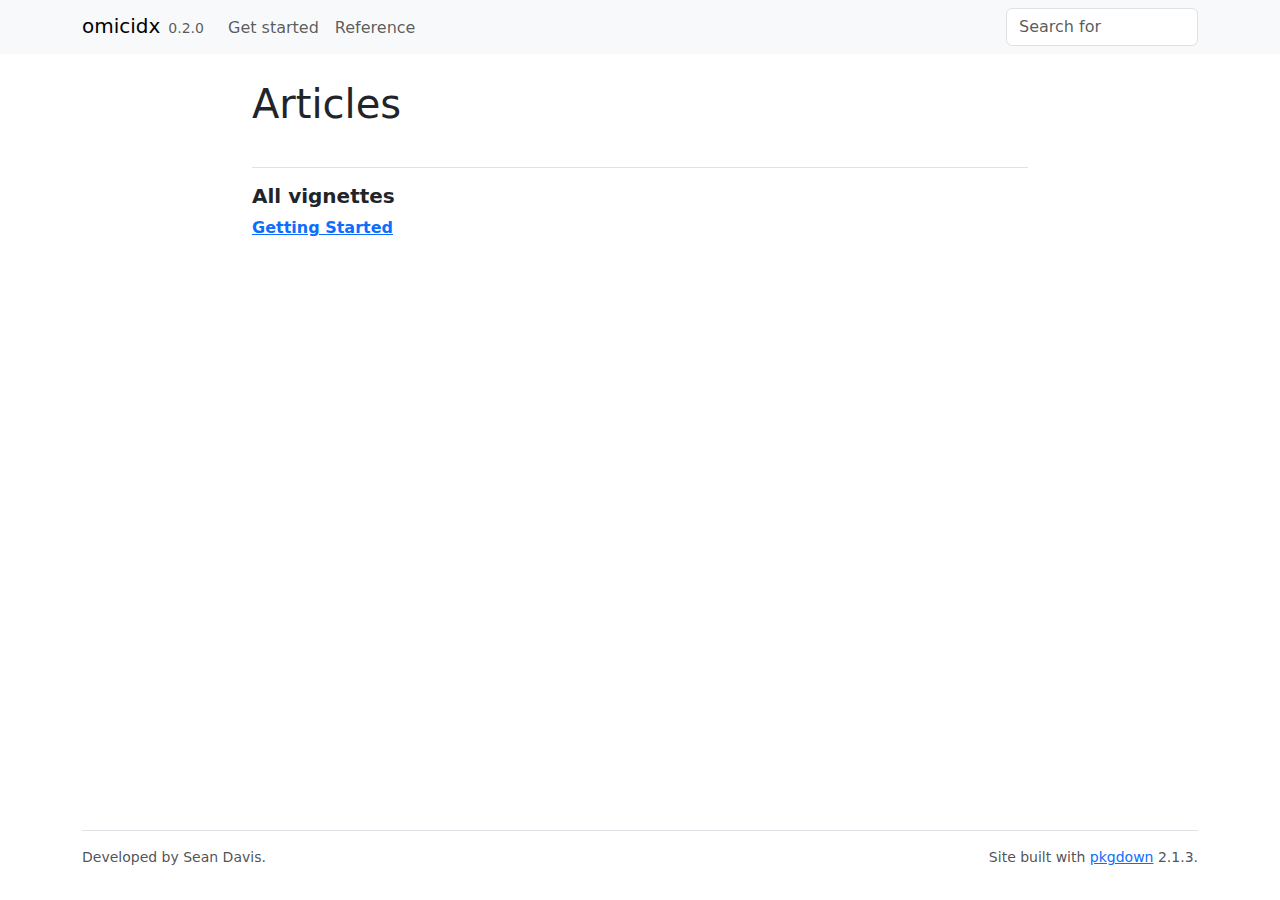
<file: articles/index.html>
<!DOCTYPE html>
<!-- Generated by pkgdown: do not edit by hand --><html lang="en"><head><meta http-equiv="Content-Type" content="text/html; charset=UTF-8"><meta charset="utf-8"><meta http-equiv="X-UA-Compatible" content="IE=edge"><meta name="viewport" content="width=device-width, initial-scale=1, shrink-to-fit=no"><title>Articles • omicidx</title><script src="../deps/jquery-3.6.0/jquery-3.6.0.min.js"></script><meta name="viewport" content="width=device-width, initial-scale=1, shrink-to-fit=no"><link href="../deps/bootstrap-5.3.1/bootstrap.min.css" rel="stylesheet"><script src="../deps/bootstrap-5.3.1/bootstrap.bundle.min.js"></script><link href="../deps/font-awesome-6.5.2/css/all.min.css" rel="stylesheet"><link href="../deps/font-awesome-6.5.2/css/v4-shims.min.css" rel="stylesheet"><script src="../deps/headroom-0.11.0/headroom.min.js"></script><script src="../deps/headroom-0.11.0/jQuery.headroom.min.js"></script><script src="../deps/bootstrap-toc-1.0.1/bootstrap-toc.min.js"></script><script src="../deps/clipboard.js-2.0.11/clipboard.min.js"></script><script src="../deps/search-1.0.0/autocomplete.jquery.min.js"></script><script src="../deps/search-1.0.0/fuse.min.js"></script><script src="../deps/search-1.0.0/mark.min.js"></script><!-- pkgdown --><script src="../pkgdown.js"></script><meta property="og:title" content="Articles"><!-- Google tag (gtag.js) --><script async src="https://www.googletagmanager.com/gtag/js?id=G-EWN5JN9XKZ"></script><script>
  window.dataLayer = window.dataLayer || [];
  function gtag(){dataLayer.push(arguments);}
  gtag('js', new Date());

  gtag('config', 'G-EWN5JN9XKZ');
</script></head><body>
    <a href="#main" class="visually-hidden-focusable">Skip to contents</a>


    <nav class="navbar navbar-expand-lg fixed-top bg-light" data-bs-theme="light" aria-label="Site navigation"><div class="container">

    <a class="navbar-brand me-2" href="../index.html">omicidx</a>

    <small class="nav-text text-muted me-auto" data-bs-toggle="tooltip" data-bs-placement="bottom" title="">0.2.0</small>


    <button class="navbar-toggler" type="button" data-bs-toggle="collapse" data-bs-target="#navbar" aria-controls="navbar" aria-expanded="false" aria-label="Toggle navigation">
      <span class="navbar-toggler-icon"></span>
    </button>

    <div id="navbar" class="collapse navbar-collapse ms-3">
      <ul class="navbar-nav me-auto"><li class="nav-item"><a class="nav-link" href="../articles/omicidx.html">Get started</a></li>
<li class="nav-item"><a class="nav-link" href="../reference/index.html">Reference</a></li>
      </ul><ul class="navbar-nav"><li class="nav-item"><form class="form-inline" role="search">
 <input class="form-control" type="search" name="search-input" id="search-input" autocomplete="off" aria-label="Search site" placeholder="Search for" data-search-index="../search.json"></form></li>
      </ul></div>


  </div>
</nav><div class="container template-article-index">
<div class="row">
  <main id="main" class="col-md-9"><div class="page-header">

      <h1>Articles</h1>
    </div>

    <div class="section ">
      <h3>All vignettes</h3>
      <div class="section-desc"></div>

      <dl><dt><a href="omicidx.html">Getting Started</a></dt>
        <dd>
      </dd></dl></div>
  </main></div>


    <footer><div class="pkgdown-footer-left">
  <p>Developed by Sean Davis.</p>
</div>

<div class="pkgdown-footer-right">
  <p>Site built with <a href="https://pkgdown.r-lib.org/" class="external-link">pkgdown</a> 2.1.3.</p>
</div>

    </footer></div>





  </body></html>
</file>
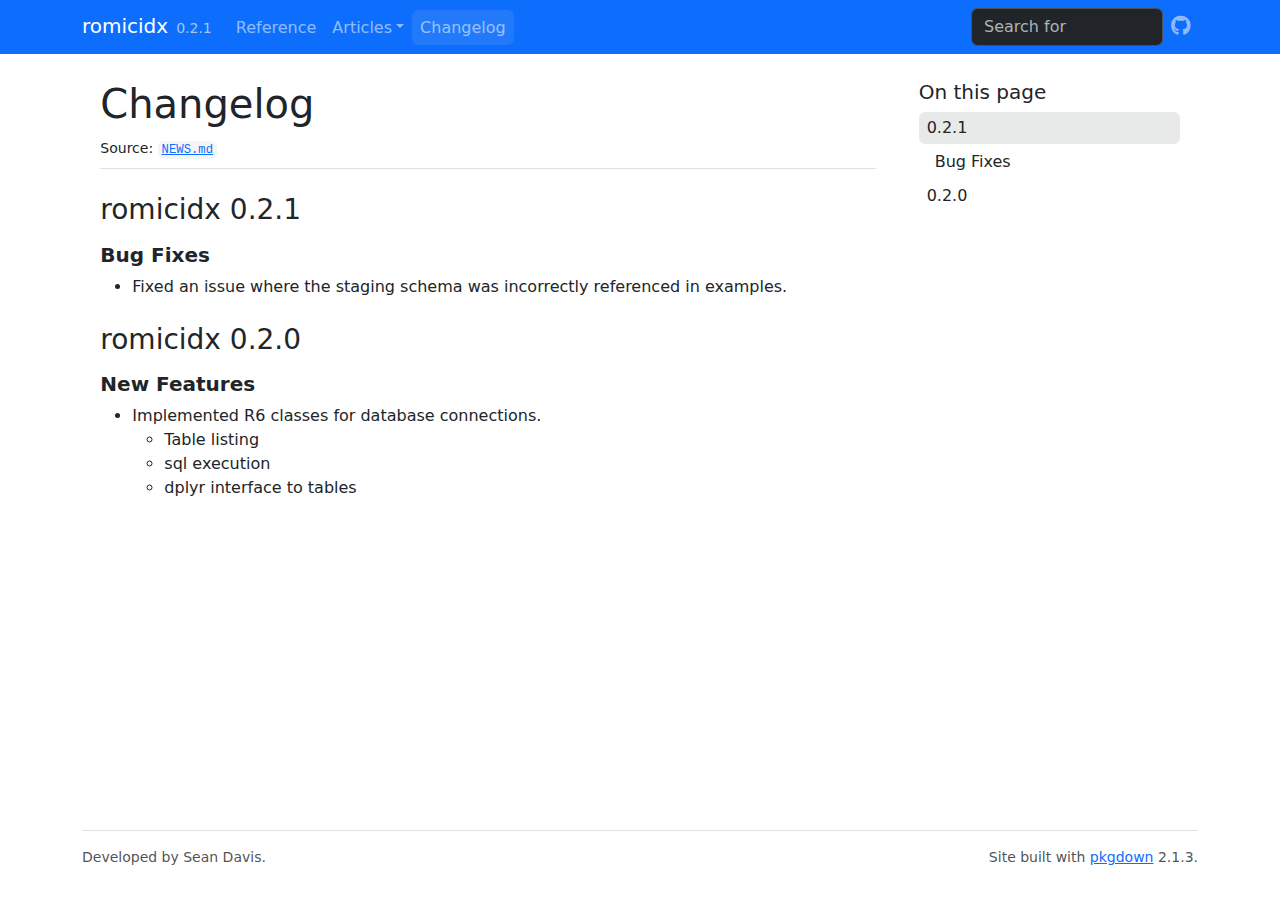
<file: news/index.html>
<!DOCTYPE html>
<!-- Generated by pkgdown: do not edit by hand --><html lang="en"><head><meta http-equiv="Content-Type" content="text/html; charset=UTF-8"><meta charset="utf-8"><meta http-equiv="X-UA-Compatible" content="IE=edge"><meta name="viewport" content="width=device-width, initial-scale=1, shrink-to-fit=no"><title>Changelog • romicidx</title><script src="../deps/jquery-3.6.0/jquery-3.6.0.min.js"></script><meta name="viewport" content="width=device-width, initial-scale=1, shrink-to-fit=no"><link href="../deps/bootstrap-5.3.1/bootstrap.min.css" rel="stylesheet"><script src="../deps/bootstrap-5.3.1/bootstrap.bundle.min.js"></script><link href="../deps/font-awesome-6.5.2/css/all.min.css" rel="stylesheet"><link href="../deps/font-awesome-6.5.2/css/v4-shims.min.css" rel="stylesheet"><script src="../deps/headroom-0.11.0/headroom.min.js"></script><script src="../deps/headroom-0.11.0/jQuery.headroom.min.js"></script><script src="../deps/bootstrap-toc-1.0.1/bootstrap-toc.min.js"></script><script src="../deps/clipboard.js-2.0.11/clipboard.min.js"></script><script src="../deps/search-1.0.0/autocomplete.jquery.min.js"></script><script src="../deps/search-1.0.0/fuse.min.js"></script><script src="../deps/search-1.0.0/mark.min.js"></script><!-- pkgdown --><script src="../pkgdown.js"></script><meta property="og:title" content="Changelog"><!-- Google tag (gtag.js) --><script async src="https://www.googletagmanager.com/gtag/js?id=G-EWN5JN9XKZ"></script><script>
  window.dataLayer = window.dataLayer || [];
  function gtag(){dataLayer.push(arguments);}
  gtag('js', new Date());

  gtag('config', 'G-EWN5JN9XKZ');
</script></head><body>
    <a href="#main" class="visually-hidden-focusable">Skip to contents</a>


    <nav class="navbar navbar-expand-lg fixed-top bg-primary" data-bs-theme="dark" aria-label="Site navigation"><div class="container">

    <a class="navbar-brand me-2" href="../index.html">romicidx</a>

    <small class="nav-text text-muted me-auto" data-bs-toggle="tooltip" data-bs-placement="bottom" title="">0.2.1</small>


    <button class="navbar-toggler" type="button" data-bs-toggle="collapse" data-bs-target="#navbar" aria-controls="navbar" aria-expanded="false" aria-label="Toggle navigation">
      <span class="navbar-toggler-icon"></span>
    </button>

    <div id="navbar" class="collapse navbar-collapse ms-3">
      <ul class="navbar-nav me-auto"><li class="nav-item"><a class="nav-link" href="../reference/index.html">Reference</a></li>
<li class="nav-item dropdown">
  <button class="nav-link dropdown-toggle" type="button" id="dropdown-articles" data-bs-toggle="dropdown" aria-expanded="false" aria-haspopup="true">Articles</button>
  <ul class="dropdown-menu" aria-labelledby="dropdown-articles"><li><a class="dropdown-item" href="../articles/omicidx.html">Getting Started</a></li>
  </ul></li>
<li class="active nav-item"><a class="nav-link" href="../news/index.html">Changelog</a></li>
      </ul><ul class="navbar-nav"><li class="nav-item"><form class="form-inline" role="search">
 <input class="form-control" type="search" name="search-input" id="search-input" autocomplete="off" aria-label="Search site" placeholder="Search for" data-search-index="../search.json"></form></li>
<li class="nav-item"><a class="external-link nav-link" href="https://github.com/seandavi/romicidx/" aria-label="GitHub"><span class="fa fab fa-github fa-lg"></span></a></li>
      </ul></div>


  </div>
</nav><div class="container template-news">
<div class="row">
  <main id="main" class="col-md-9"><div class="page-header">

      <h1>Changelog</h1>
      <small>Source: <a href="https://github.com/seandavi/romicidx/blob/main/NEWS.md" class="external-link"><code>NEWS.md</code></a></small>
    </div>

    <div class="section level2">
<h2 class="pkg-version" data-toc-text="0.2.1" id="romicidx-021">romicidx 0.2.1<a class="anchor" aria-label="anchor" href="#romicidx-021"></a></h2>
<div class="section level3">
<h3 id="bug-fixes-0-2-1">Bug Fixes<a class="anchor" aria-label="anchor" href="#bug-fixes-0-2-1"></a></h3>
<ul><li>Fixed an issue where the staging schema was incorrectly referenced in examples.</li>
</ul></div>
</div>
    <div class="section level2">
<h2 class="pkg-version" data-toc-text="0.2.0" id="romicidx-020">romicidx 0.2.0<a class="anchor" aria-label="anchor" href="#romicidx-020"></a></h2>
<div class="section level3">
<h3 id="new-features-0-2-0">New Features<a class="anchor" aria-label="anchor" href="#new-features-0-2-0"></a></h3>
<ul><li>Implemented R6 classes for database connections.
<ul><li>Table listing</li>
<li>sql execution</li>
<li>dplyr interface to tables</li>
</ul></li>
</ul></div>
</div>
  </main><aside class="col-md-3"><nav id="toc" aria-label="Table of contents"><h2>On this page</h2>
    </nav></aside></div>


    <footer><div class="pkgdown-footer-left">
  <p>Developed by Sean Davis.</p>
</div>

<div class="pkgdown-footer-right">
  <p>Site built with <a href="https://pkgdown.r-lib.org/" class="external-link">pkgdown</a> 2.1.3.</p>
</div>

    </footer></div>





  </body></html>
</file>
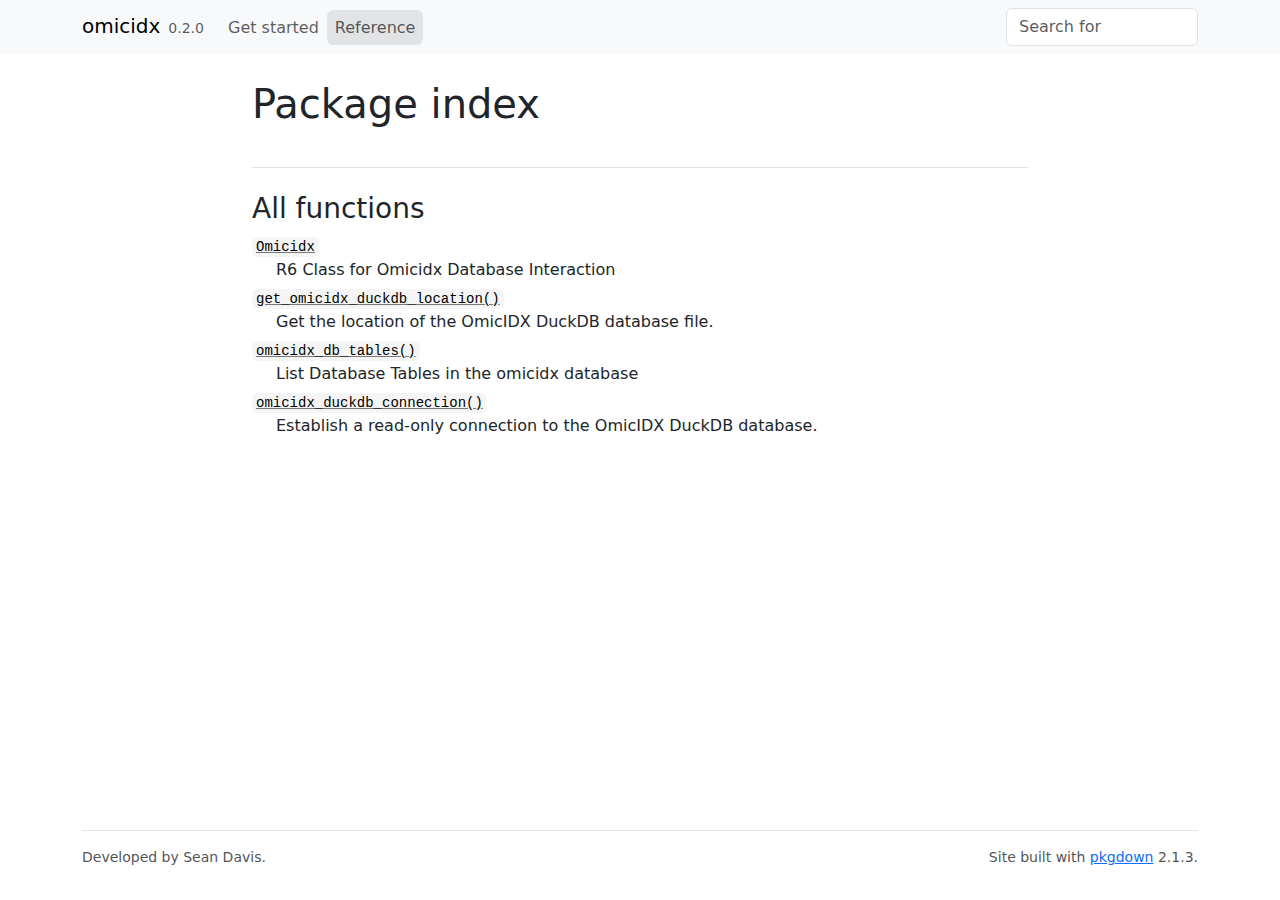
<file: reference/index.html>
<!DOCTYPE html>
<!-- Generated by pkgdown: do not edit by hand --><html lang="en"><head><meta http-equiv="Content-Type" content="text/html; charset=UTF-8"><meta charset="utf-8"><meta http-equiv="X-UA-Compatible" content="IE=edge"><meta name="viewport" content="width=device-width, initial-scale=1, shrink-to-fit=no"><title>Package index • omicidx</title><script src="../deps/jquery-3.6.0/jquery-3.6.0.min.js"></script><meta name="viewport" content="width=device-width, initial-scale=1, shrink-to-fit=no"><link href="../deps/bootstrap-5.3.1/bootstrap.min.css" rel="stylesheet"><script src="../deps/bootstrap-5.3.1/bootstrap.bundle.min.js"></script><link href="../deps/font-awesome-6.5.2/css/all.min.css" rel="stylesheet"><link href="../deps/font-awesome-6.5.2/css/v4-shims.min.css" rel="stylesheet"><script src="../deps/headroom-0.11.0/headroom.min.js"></script><script src="../deps/headroom-0.11.0/jQuery.headroom.min.js"></script><script src="../deps/bootstrap-toc-1.0.1/bootstrap-toc.min.js"></script><script src="../deps/clipboard.js-2.0.11/clipboard.min.js"></script><script src="../deps/search-1.0.0/autocomplete.jquery.min.js"></script><script src="../deps/search-1.0.0/fuse.min.js"></script><script src="../deps/search-1.0.0/mark.min.js"></script><!-- pkgdown --><script src="../pkgdown.js"></script><meta property="og:title" content="Package index"><!-- Google tag (gtag.js) --><script async src="https://www.googletagmanager.com/gtag/js?id=G-EWN5JN9XKZ"></script><script>
  window.dataLayer = window.dataLayer || [];
  function gtag(){dataLayer.push(arguments);}
  gtag('js', new Date());

  gtag('config', 'G-EWN5JN9XKZ');
</script></head><body>
    <a href="#main" class="visually-hidden-focusable">Skip to contents</a>


    <nav class="navbar navbar-expand-lg fixed-top bg-light" data-bs-theme="light" aria-label="Site navigation"><div class="container">

    <a class="navbar-brand me-2" href="../index.html">omicidx</a>

    <small class="nav-text text-muted me-auto" data-bs-toggle="tooltip" data-bs-placement="bottom" title="">0.2.0</small>


    <button class="navbar-toggler" type="button" data-bs-toggle="collapse" data-bs-target="#navbar" aria-controls="navbar" aria-expanded="false" aria-label="Toggle navigation">
      <span class="navbar-toggler-icon"></span>
    </button>

    <div id="navbar" class="collapse navbar-collapse ms-3">
      <ul class="navbar-nav me-auto"><li class="nav-item"><a class="nav-link" href="../articles/omicidx.html">Get started</a></li>
<li class="active nav-item"><a class="nav-link" href="../reference/index.html">Reference</a></li>
      </ul><ul class="navbar-nav"><li class="nav-item"><form class="form-inline" role="search">
 <input class="form-control" type="search" name="search-input" id="search-input" autocomplete="off" aria-label="Search site" placeholder="Search for" data-search-index="../search.json"></form></li>
      </ul></div>


  </div>
</nav><div class="container template-reference-index">
<div class="row">
  <main id="main" class="col-md-9"><div class="page-header">

      <h1>Package index</h1>
    </div>

    <div class="section level2">
      <h2 id="all-functions">All functions<a class="anchor" aria-label="anchor" href="#all-functions"></a></h2>




    </div><div class="section level2">




      <dl><dt>

          <code><a href="Omicidx.html">Omicidx</a></code>

        </dt>
        <dd>R6 Class for Omicidx Database Interaction</dd>
      </dl><dl><dt>

          <code><a href="get_omicidx_duckdb_location.html">get_omicidx_duckdb_location()</a></code>

        </dt>
        <dd>Get the location of the OmicIDX DuckDB database file.</dd>
      </dl><dl><dt>

          <code><a href="omicidx_db_tables.html">omicidx_db_tables()</a></code>

        </dt>
        <dd>List Database Tables in the omicidx database</dd>
      </dl><dl><dt>

          <code><a href="omicidx_duckdb_connection.html">omicidx_duckdb_connection()</a></code>

        </dt>
        <dd>Establish a read-only connection to the OmicIDX DuckDB database.</dd>
      </dl></div>
  </main></div>


    <footer><div class="pkgdown-footer-left">
  <p>Developed by Sean Davis.</p>
</div>

<div class="pkgdown-footer-right">
  <p>Site built with <a href="https://pkgdown.r-lib.org/" class="external-link">pkgdown</a> 2.1.3.</p>
</div>

    </footer></div>





  </body></html>
</file>
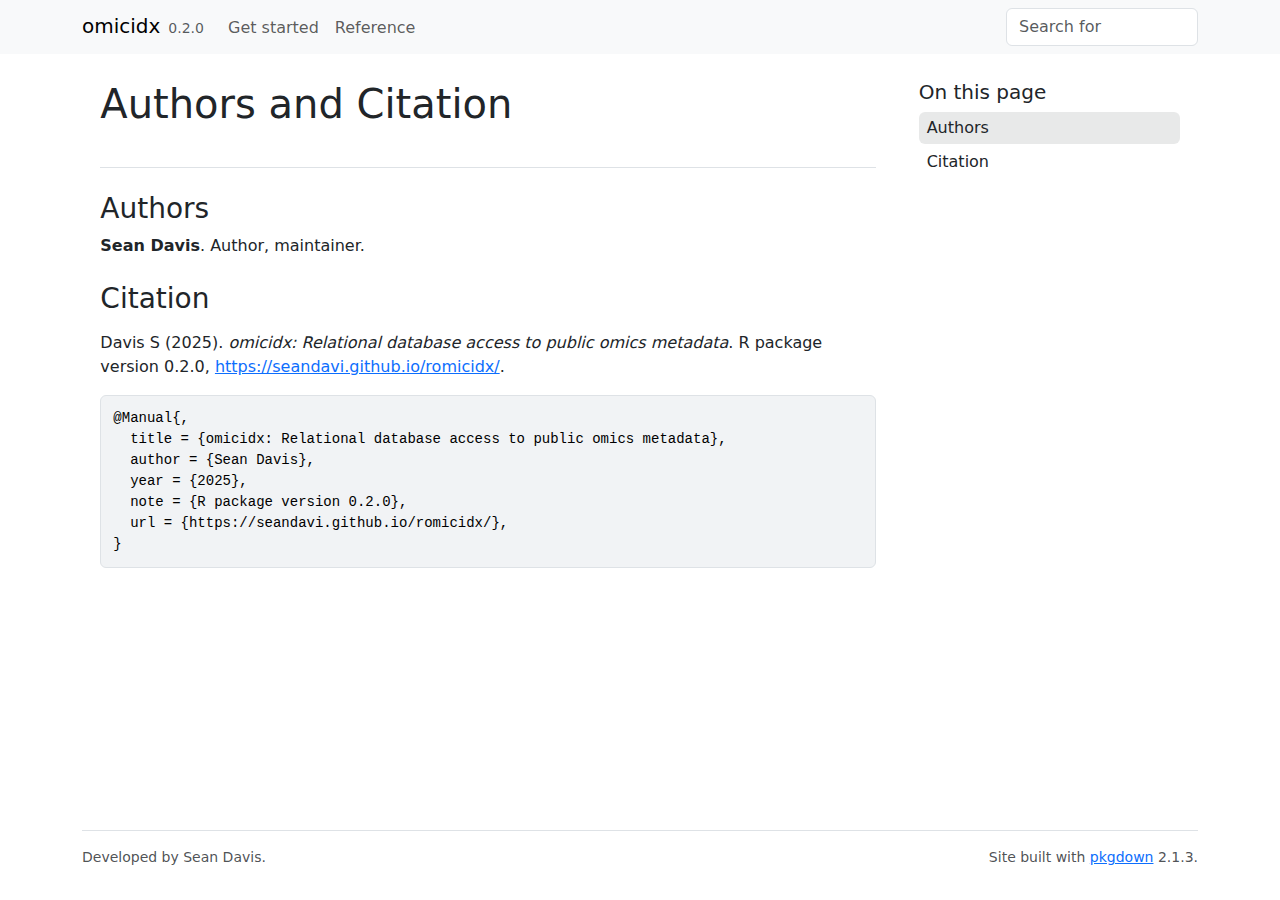
<file: authors.html>
<!DOCTYPE html>
<!-- Generated by pkgdown: do not edit by hand --><html lang="en"><head><meta http-equiv="Content-Type" content="text/html; charset=UTF-8"><meta charset="utf-8"><meta http-equiv="X-UA-Compatible" content="IE=edge"><meta name="viewport" content="width=device-width, initial-scale=1, shrink-to-fit=no"><title>Authors and Citation • omicidx</title><script src="deps/jquery-3.6.0/jquery-3.6.0.min.js"></script><meta name="viewport" content="width=device-width, initial-scale=1, shrink-to-fit=no"><link href="deps/bootstrap-5.3.1/bootstrap.min.css" rel="stylesheet"><script src="deps/bootstrap-5.3.1/bootstrap.bundle.min.js"></script><link href="deps/font-awesome-6.5.2/css/all.min.css" rel="stylesheet"><link href="deps/font-awesome-6.5.2/css/v4-shims.min.css" rel="stylesheet"><script src="deps/headroom-0.11.0/headroom.min.js"></script><script src="deps/headroom-0.11.0/jQuery.headroom.min.js"></script><script src="deps/bootstrap-toc-1.0.1/bootstrap-toc.min.js"></script><script src="deps/clipboard.js-2.0.11/clipboard.min.js"></script><script src="deps/search-1.0.0/autocomplete.jquery.min.js"></script><script src="deps/search-1.0.0/fuse.min.js"></script><script src="deps/search-1.0.0/mark.min.js"></script><!-- pkgdown --><script src="pkgdown.js"></script><meta property="og:title" content="Authors and Citation"><!-- Google tag (gtag.js) --><script async src="https://www.googletagmanager.com/gtag/js?id=G-EWN5JN9XKZ"></script><script>
  window.dataLayer = window.dataLayer || [];
  function gtag(){dataLayer.push(arguments);}
  gtag('js', new Date());

  gtag('config', 'G-EWN5JN9XKZ');
</script></head><body>
    <a href="#main" class="visually-hidden-focusable">Skip to contents</a>


    <nav class="navbar navbar-expand-lg fixed-top bg-light" data-bs-theme="light" aria-label="Site navigation"><div class="container">

    <a class="navbar-brand me-2" href="index.html">omicidx</a>

    <small class="nav-text text-muted me-auto" data-bs-toggle="tooltip" data-bs-placement="bottom" title="">0.2.0</small>


    <button class="navbar-toggler" type="button" data-bs-toggle="collapse" data-bs-target="#navbar" aria-controls="navbar" aria-expanded="false" aria-label="Toggle navigation">
      <span class="navbar-toggler-icon"></span>
    </button>

    <div id="navbar" class="collapse navbar-collapse ms-3">
      <ul class="navbar-nav me-auto"><li class="nav-item"><a class="nav-link" href="articles/omicidx.html">Get started</a></li>
<li class="nav-item"><a class="nav-link" href="reference/index.html">Reference</a></li>
      </ul><ul class="navbar-nav"><li class="nav-item"><form class="form-inline" role="search">
 <input class="form-control" type="search" name="search-input" id="search-input" autocomplete="off" aria-label="Search site" placeholder="Search for" data-search-index="search.json"></form></li>
      </ul></div>


  </div>
</nav><div class="container template-citation-authors">
<div class="row">
  <main id="main" class="col-md-9"><div class="page-header">

      <h1>Authors and Citation</h1>
    </div>

    <div class="section level2">
      <h2>Authors</h2>

      <ul class="list-unstyled"><li>
          <p><strong>Sean Davis</strong>. Author, maintainer.
          </p>
        </li>
      </ul></div>

    <div class="section level2">
      <h2 id="citation">Citation</h2>
      <p></p>

      <p>Davis S (2025).
<em>omicidx: Relational database access to public omics metadata</em>.
R package version 0.2.0, <a href="https://seandavi.github.io/romicidx/">https://seandavi.github.io/romicidx/</a>.
</p>
      <pre>@Manual{,
  title = {omicidx: Relational database access to public omics metadata},
  author = {Sean Davis},
  year = {2025},
  note = {R package version 0.2.0},
  url = {https://seandavi.github.io/romicidx/},
}</pre>
    </div>

  </main><aside class="col-md-3"><nav id="toc" aria-label="Table of contents"><h2>On this page</h2>
    </nav></aside></div>


    <footer><div class="pkgdown-footer-left">
  <p>Developed by Sean Davis.</p>
</div>

<div class="pkgdown-footer-right">
  <p>Site built with <a href="https://pkgdown.r-lib.org/" class="external-link">pkgdown</a> 2.1.3.</p>
</div>

    </footer></div>





  </body></html>
</file>
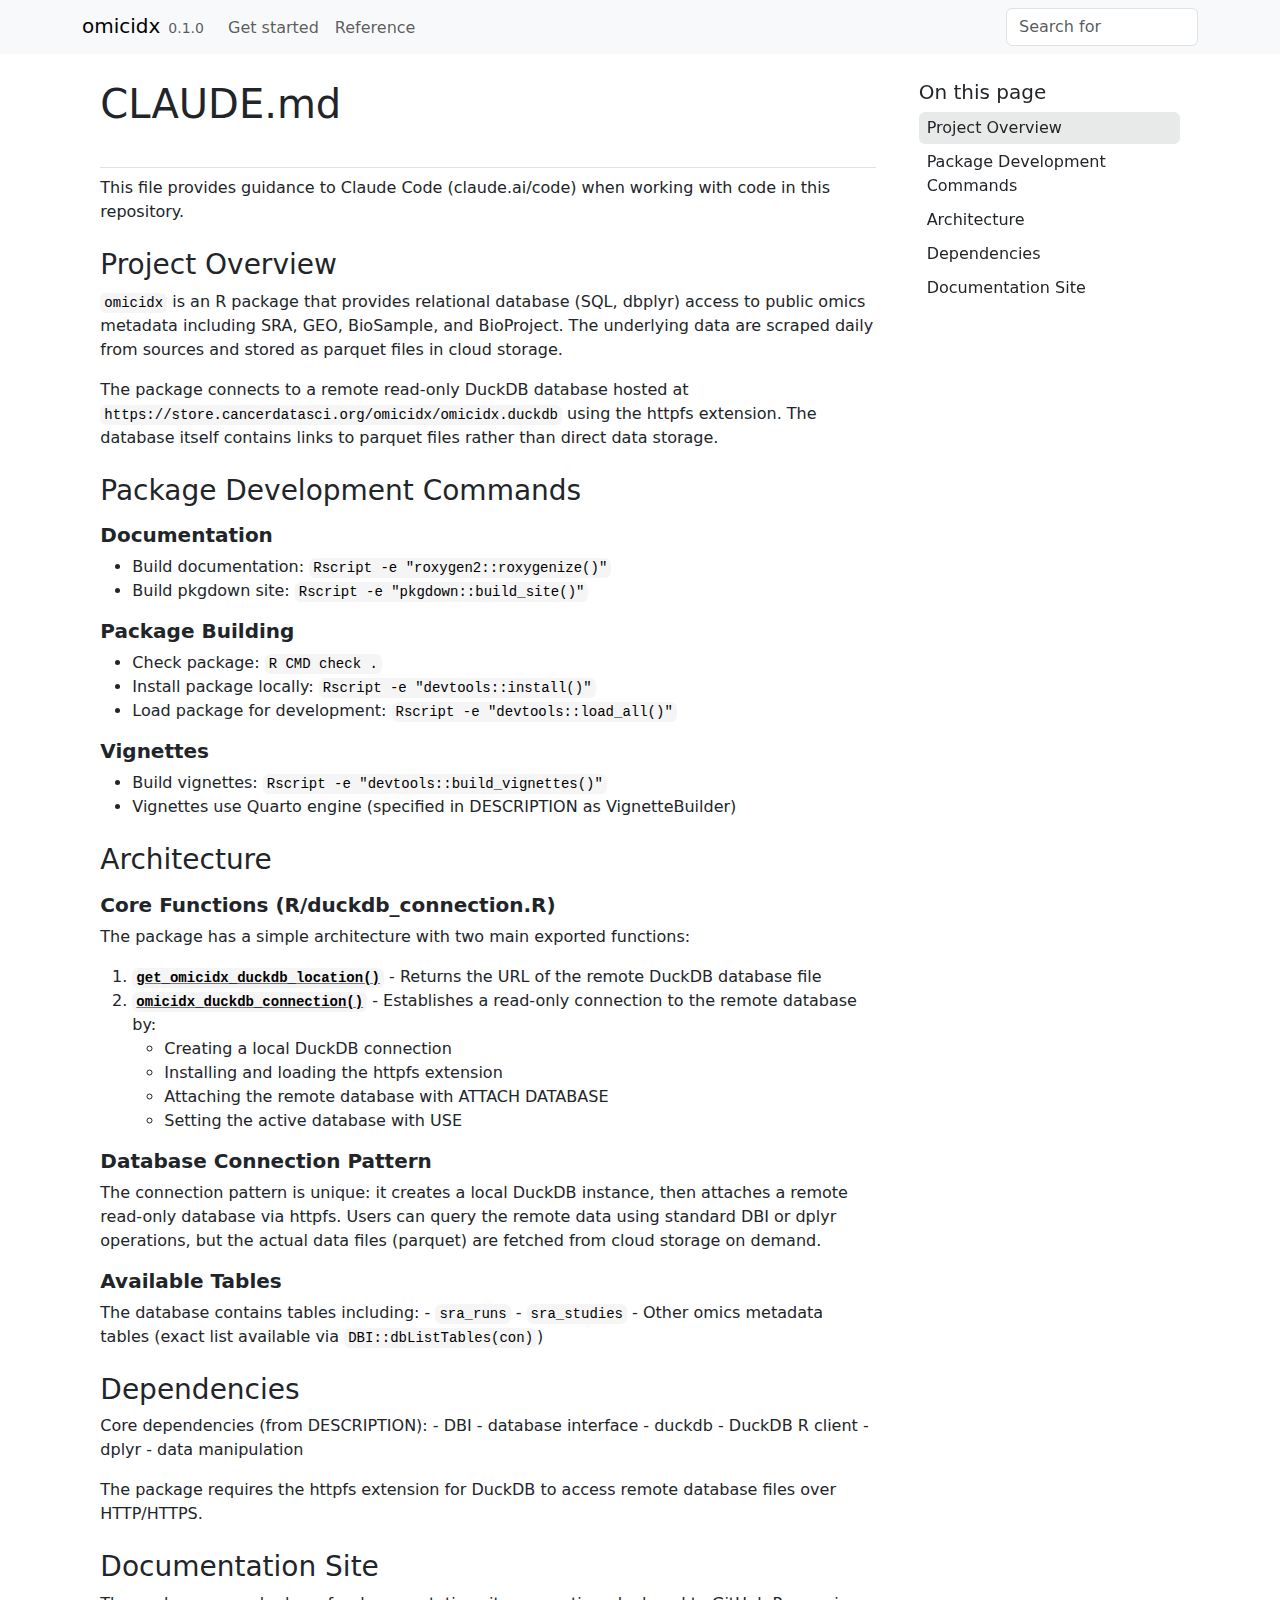
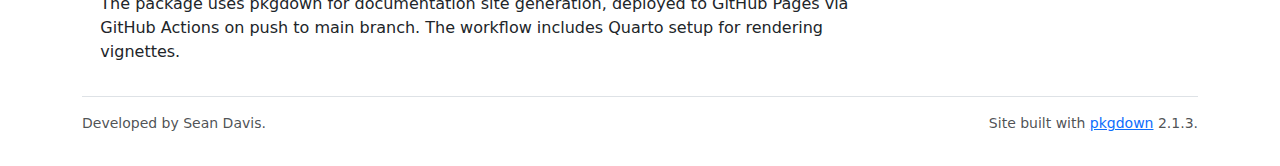
<file: CLAUDE.html>
<!DOCTYPE html>
<!-- Generated by pkgdown: do not edit by hand --><html lang="en"><head><meta http-equiv="Content-Type" content="text/html; charset=UTF-8"><meta charset="utf-8"><meta http-equiv="X-UA-Compatible" content="IE=edge"><meta name="viewport" content="width=device-width, initial-scale=1, shrink-to-fit=no"><title>CLAUDE.md • omicidx</title><script src="deps/jquery-3.6.0/jquery-3.6.0.min.js"></script><meta name="viewport" content="width=device-width, initial-scale=1, shrink-to-fit=no"><link href="deps/bootstrap-5.3.1/bootstrap.min.css" rel="stylesheet"><script src="deps/bootstrap-5.3.1/bootstrap.bundle.min.js"></script><link href="deps/font-awesome-6.5.2/css/all.min.css" rel="stylesheet"><link href="deps/font-awesome-6.5.2/css/v4-shims.min.css" rel="stylesheet"><script src="deps/headroom-0.11.0/headroom.min.js"></script><script src="deps/headroom-0.11.0/jQuery.headroom.min.js"></script><script src="deps/bootstrap-toc-1.0.1/bootstrap-toc.min.js"></script><script src="deps/clipboard.js-2.0.11/clipboard.min.js"></script><script src="deps/search-1.0.0/autocomplete.jquery.min.js"></script><script src="deps/search-1.0.0/fuse.min.js"></script><script src="deps/search-1.0.0/mark.min.js"></script><!-- pkgdown --><script src="pkgdown.js"></script><meta property="og:title" content="CLAUDE.md"><!-- Google tag (gtag.js) --><script async src="https://www.googletagmanager.com/gtag/js?id=G-EWN5JN9XKZ"></script><script>
  window.dataLayer = window.dataLayer || [];
  function gtag(){dataLayer.push(arguments);}
  gtag('js', new Date());

  gtag('config', 'G-EWN5JN9XKZ');
</script></head><body>
    <a href="#main" class="visually-hidden-focusable">Skip to contents</a>


    <nav class="navbar navbar-expand-lg fixed-top bg-light" data-bs-theme="light" aria-label="Site navigation"><div class="container">

    <a class="navbar-brand me-2" href="index.html">omicidx</a>

    <small class="nav-text text-muted me-auto" data-bs-toggle="tooltip" data-bs-placement="bottom" title="">0.1.0</small>


    <button class="navbar-toggler" type="button" data-bs-toggle="collapse" data-bs-target="#navbar" aria-controls="navbar" aria-expanded="false" aria-label="Toggle navigation">
      <span class="navbar-toggler-icon"></span>
    </button>

    <div id="navbar" class="collapse navbar-collapse ms-3">
      <ul class="navbar-nav me-auto"><li class="nav-item"><a class="nav-link" href="articles/omicidx.html">Get started</a></li>
<li class="nav-item"><a class="nav-link" href="reference/index.html">Reference</a></li>
      </ul><ul class="navbar-nav"><li class="nav-item"><form class="form-inline" role="search">
 <input class="form-control" type="search" name="search-input" id="search-input" autocomplete="off" aria-label="Search site" placeholder="Search for" data-search-index="search.json"></form></li>
      </ul></div>


  </div>
</nav><div class="container template-title-body">
<div class="row">
  <main id="main" class="col-md-9"><div class="page-header">

      <h1>CLAUDE.md</h1>

    </div>

<div id="claudemd" class="section level1">

<p>This file provides guidance to Claude Code (claude.ai/code) when working with code in this repository.</p>
<div class="section level2">
<h2 id="project-overview">Project Overview<a class="anchor" aria-label="anchor" href="#project-overview"></a></h2>
<p><code>omicidx</code> is an R package that provides relational database (SQL, dbplyr) access to public omics metadata including SRA, GEO, BioSample, and BioProject. The underlying data are scraped daily from sources and stored as parquet files in cloud storage.</p>
<p>The package connects to a remote read-only DuckDB database hosted at <code>https://store.cancerdatasci.org/omicidx/omicidx.duckdb</code> using the httpfs extension. The database itself contains links to parquet files rather than direct data storage.</p>
</div>
<div class="section level2">
<h2 id="package-development-commands">Package Development Commands<a class="anchor" aria-label="anchor" href="#package-development-commands"></a></h2>
<div class="section level3">
<h3 id="documentation">Documentation<a class="anchor" aria-label="anchor" href="#documentation"></a></h3>
<ul><li>Build documentation: <code>Rscript -e "roxygen2::roxygenize()"</code>
</li>
<li>Build pkgdown site: <code>Rscript -e "pkgdown::build_site()"</code>
</li>
</ul></div>
<div class="section level3">
<h3 id="package-building">Package Building<a class="anchor" aria-label="anchor" href="#package-building"></a></h3>
<ul><li>Check package: <code>R CMD check .</code>
</li>
<li>Install package locally: <code>Rscript -e "devtools::install()"</code>
</li>
<li>Load package for development: <code>Rscript -e "devtools::load_all()"</code>
</li>
</ul></div>
<div class="section level3">
<h3 id="vignettes">Vignettes<a class="anchor" aria-label="anchor" href="#vignettes"></a></h3>
<ul><li>Build vignettes: <code>Rscript -e "devtools::build_vignettes()"</code>
</li>
<li>Vignettes use Quarto engine (specified in DESCRIPTION as VignetteBuilder)</li>
</ul></div>
</div>
<div class="section level2">
<h2 id="architecture">Architecture<a class="anchor" aria-label="anchor" href="#architecture"></a></h2>
<div class="section level3">
<h3 id="core-functions-rduckdb_connectionr">Core Functions (R/duckdb_connection.R)<a class="anchor" aria-label="anchor" href="#core-functions-rduckdb_connectionr"></a></h3>
<p>The package has a simple architecture with two main exported functions:</p>
<ol style="list-style-type: decimal"><li>
<strong><code><a href="reference/get_omicidx_duckdb_location.html">get_omicidx_duckdb_location()</a></code></strong> - Returns the URL of the remote DuckDB database file</li>
<li>
<strong><code><a href="reference/omicidx_duckdb_connection.html">omicidx_duckdb_connection()</a></code></strong> - Establishes a read-only connection to the remote database by:
<ul><li>Creating a local DuckDB connection</li>
<li>Installing and loading the httpfs extension</li>
<li>Attaching the remote database with ATTACH DATABASE</li>
<li>Setting the active database with USE</li>
</ul></li>
</ol></div>
<div class="section level3">
<h3 id="database-connection-pattern">Database Connection Pattern<a class="anchor" aria-label="anchor" href="#database-connection-pattern"></a></h3>
<p>The connection pattern is unique: it creates a local DuckDB instance, then attaches a remote read-only database via httpfs. Users can query the remote data using standard DBI or dplyr operations, but the actual data files (parquet) are fetched from cloud storage on demand.</p>
</div>
<div class="section level3">
<h3 id="available-tables">Available Tables<a class="anchor" aria-label="anchor" href="#available-tables"></a></h3>
<p>The database contains tables including: - <code>sra_runs</code> - <code>sra_studies</code> - Other omics metadata tables (exact list available via <code>DBI::dbListTables(con)</code>)</p>
</div>
</div>
<div class="section level2">
<h2 id="dependencies">Dependencies<a class="anchor" aria-label="anchor" href="#dependencies"></a></h2>
<p>Core dependencies (from DESCRIPTION): - DBI - database interface - duckdb - DuckDB R client - dplyr - data manipulation</p>
<p>The package requires the httpfs extension for DuckDB to access remote database files over HTTP/HTTPS.</p>
</div>
<div class="section level2">
<h2 id="documentation-site">Documentation Site<a class="anchor" aria-label="anchor" href="#documentation-site"></a></h2>
<p>The package uses pkgdown for documentation site generation, deployed to GitHub Pages via GitHub Actions on push to main branch. The workflow includes Quarto setup for rendering vignettes.</p>
</div>
</div>

  </main><aside class="col-md-3"><nav id="toc" aria-label="Table of contents"><h2>On this page</h2>
    </nav></aside></div>


    <footer><div class="pkgdown-footer-left">
  <p>Developed by Sean Davis.</p>
</div>

<div class="pkgdown-footer-right">
  <p>Site built with <a href="https://pkgdown.r-lib.org/" class="external-link">pkgdown</a> 2.1.3.</p>
</div>

    </footer></div>





  </body></html>
</file>
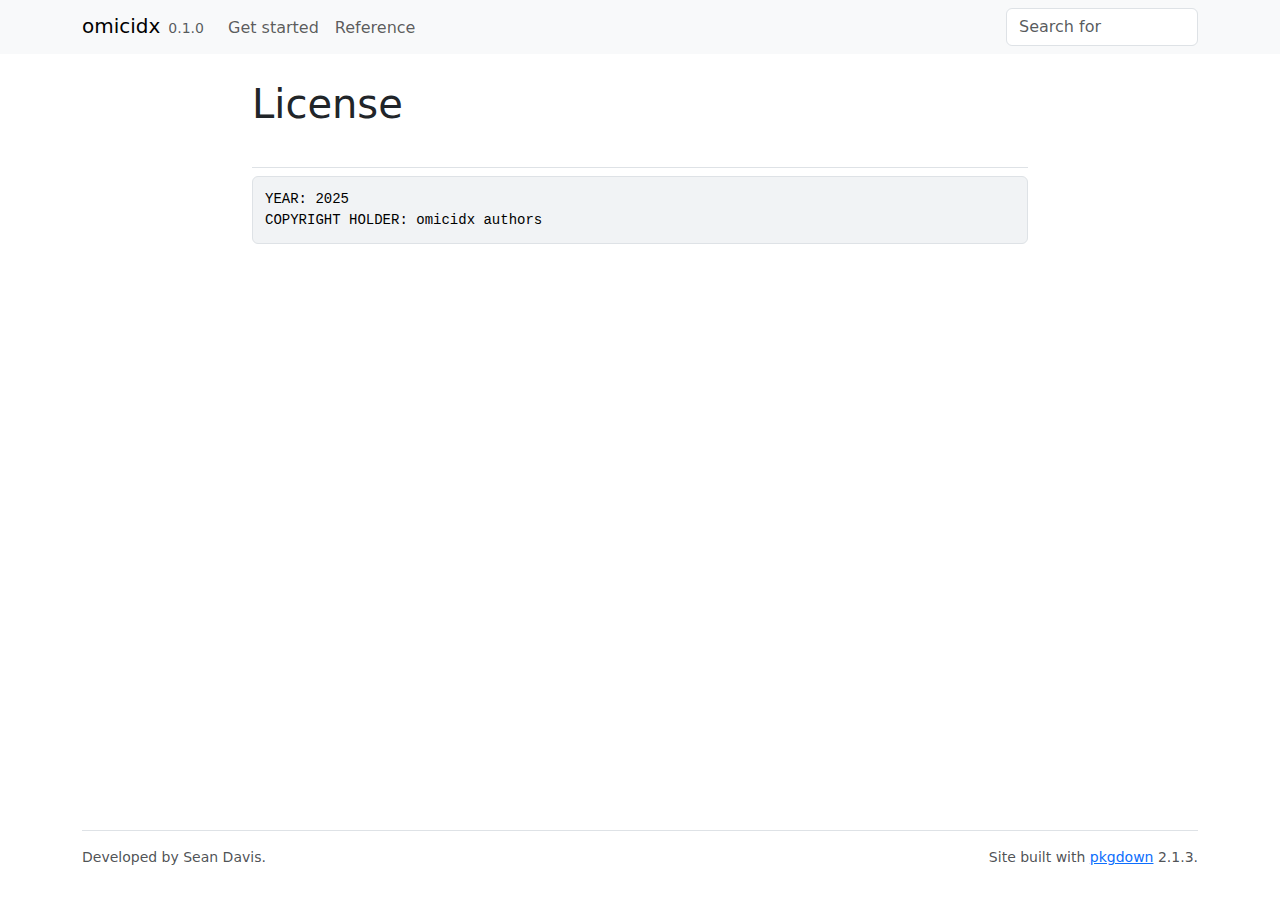
<file: LICENSE-text.html>
<!DOCTYPE html>
<!-- Generated by pkgdown: do not edit by hand --><html lang="en"><head><meta http-equiv="Content-Type" content="text/html; charset=UTF-8"><meta charset="utf-8"><meta http-equiv="X-UA-Compatible" content="IE=edge"><meta name="viewport" content="width=device-width, initial-scale=1, shrink-to-fit=no"><title>License • omicidx</title><script src="deps/jquery-3.6.0/jquery-3.6.0.min.js"></script><meta name="viewport" content="width=device-width, initial-scale=1, shrink-to-fit=no"><link href="deps/bootstrap-5.3.1/bootstrap.min.css" rel="stylesheet"><script src="deps/bootstrap-5.3.1/bootstrap.bundle.min.js"></script><link href="deps/font-awesome-6.5.2/css/all.min.css" rel="stylesheet"><link href="deps/font-awesome-6.5.2/css/v4-shims.min.css" rel="stylesheet"><script src="deps/headroom-0.11.0/headroom.min.js"></script><script src="deps/headroom-0.11.0/jQuery.headroom.min.js"></script><script src="deps/bootstrap-toc-1.0.1/bootstrap-toc.min.js"></script><script src="deps/clipboard.js-2.0.11/clipboard.min.js"></script><script src="deps/search-1.0.0/autocomplete.jquery.min.js"></script><script src="deps/search-1.0.0/fuse.min.js"></script><script src="deps/search-1.0.0/mark.min.js"></script><!-- pkgdown --><script src="pkgdown.js"></script><meta property="og:title" content="License"></head><body>
    <a href="#main" class="visually-hidden-focusable">Skip to contents</a>


    <nav class="navbar navbar-expand-lg fixed-top bg-light" data-bs-theme="light" aria-label="Site navigation"><div class="container">

    <a class="navbar-brand me-2" href="index.html">omicidx</a>

    <small class="nav-text text-muted me-auto" data-bs-toggle="tooltip" data-bs-placement="bottom" title="">0.1.0</small>


    <button class="navbar-toggler" type="button" data-bs-toggle="collapse" data-bs-target="#navbar" aria-controls="navbar" aria-expanded="false" aria-label="Toggle navigation">
      <span class="navbar-toggler-icon"></span>
    </button>

    <div id="navbar" class="collapse navbar-collapse ms-3">
      <ul class="navbar-nav me-auto"><li class="nav-item"><a class="nav-link" href="articles/omicidx.html">Get started</a></li>
<li class="nav-item"><a class="nav-link" href="reference/index.html">Reference</a></li>
      </ul><ul class="navbar-nav"><li class="nav-item"><form class="form-inline" role="search">
 <input class="form-control" type="search" name="search-input" id="search-input" autocomplete="off" aria-label="Search site" placeholder="Search for" data-search-index="search.json"></form></li>
      </ul></div>


  </div>
</nav><div class="container template-title-body">
<div class="row">
  <main id="main" class="col-md-9"><div class="page-header">

      <h1>License</h1>

    </div>

<pre>YEAR: 2025
COPYRIGHT HOLDER: omicidx authors
</pre>

  </main></div>


    <footer><div class="pkgdown-footer-left">
  <p>Developed by Sean Davis.</p>
</div>

<div class="pkgdown-footer-right">
  <p>Site built with <a href="https://pkgdown.r-lib.org/" class="external-link">pkgdown</a> 2.1.3.</p>
</div>

    </footer></div>





  </body></html>
</file>
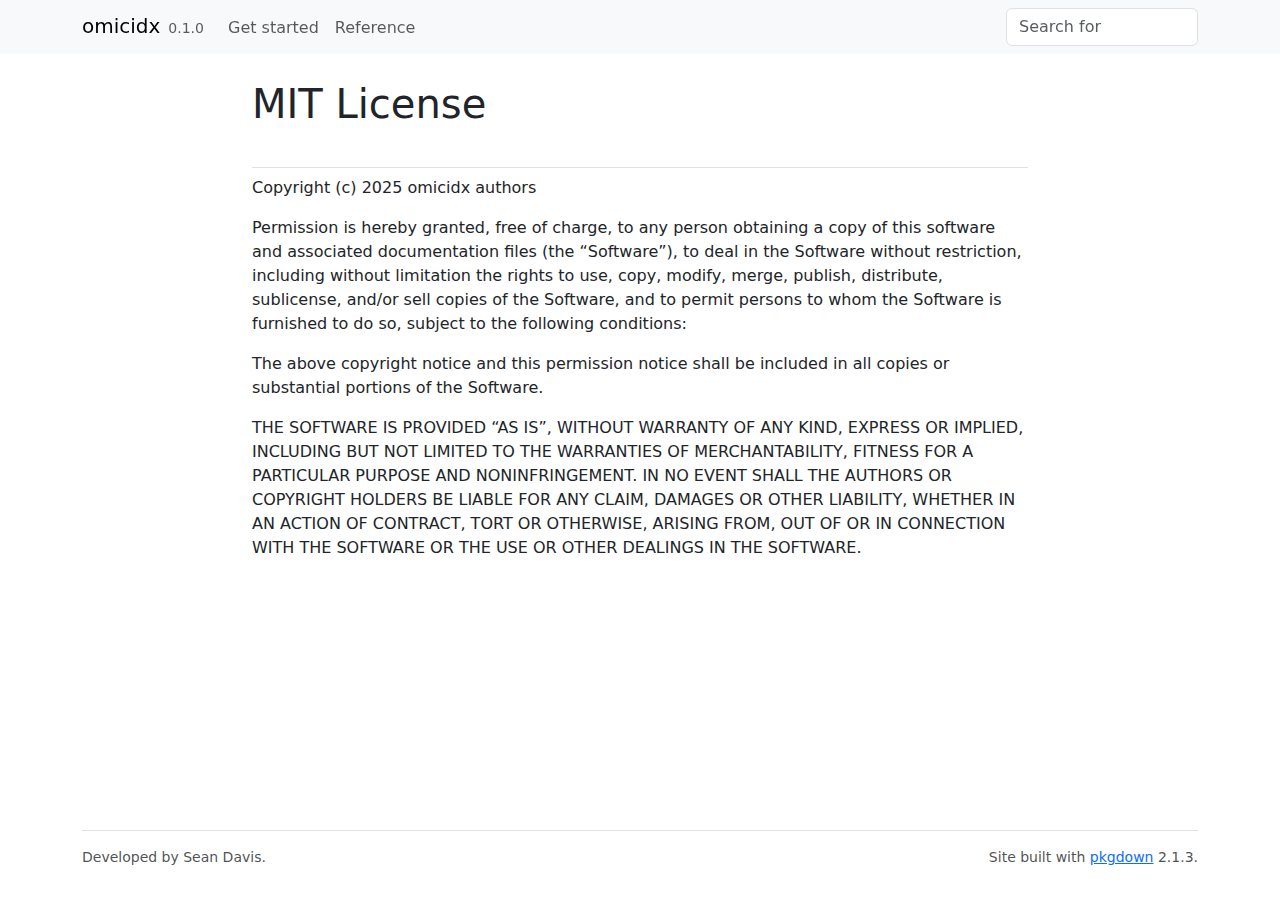
<file: LICENSE.html>
<!DOCTYPE html>
<!-- Generated by pkgdown: do not edit by hand --><html lang="en"><head><meta http-equiv="Content-Type" content="text/html; charset=UTF-8"><meta charset="utf-8"><meta http-equiv="X-UA-Compatible" content="IE=edge"><meta name="viewport" content="width=device-width, initial-scale=1, shrink-to-fit=no"><title>MIT License • omicidx</title><script src="deps/jquery-3.6.0/jquery-3.6.0.min.js"></script><meta name="viewport" content="width=device-width, initial-scale=1, shrink-to-fit=no"><link href="deps/bootstrap-5.3.1/bootstrap.min.css" rel="stylesheet"><script src="deps/bootstrap-5.3.1/bootstrap.bundle.min.js"></script><link href="deps/font-awesome-6.5.2/css/all.min.css" rel="stylesheet"><link href="deps/font-awesome-6.5.2/css/v4-shims.min.css" rel="stylesheet"><script src="deps/headroom-0.11.0/headroom.min.js"></script><script src="deps/headroom-0.11.0/jQuery.headroom.min.js"></script><script src="deps/bootstrap-toc-1.0.1/bootstrap-toc.min.js"></script><script src="deps/clipboard.js-2.0.11/clipboard.min.js"></script><script src="deps/search-1.0.0/autocomplete.jquery.min.js"></script><script src="deps/search-1.0.0/fuse.min.js"></script><script src="deps/search-1.0.0/mark.min.js"></script><!-- pkgdown --><script src="pkgdown.js"></script><meta property="og:title" content="MIT License"><!-- Google tag (gtag.js) --><script async src="https://www.googletagmanager.com/gtag/js?id=G-EWN5JN9XKZ"></script><script>
  window.dataLayer = window.dataLayer || [];
  function gtag(){dataLayer.push(arguments);}
  gtag('js', new Date());

  gtag('config', 'G-EWN5JN9XKZ');
</script></head><body>
    <a href="#main" class="visually-hidden-focusable">Skip to contents</a>


    <nav class="navbar navbar-expand-lg fixed-top bg-light" data-bs-theme="light" aria-label="Site navigation"><div class="container">

    <a class="navbar-brand me-2" href="index.html">omicidx</a>

    <small class="nav-text text-muted me-auto" data-bs-toggle="tooltip" data-bs-placement="bottom" title="">0.1.0</small>


    <button class="navbar-toggler" type="button" data-bs-toggle="collapse" data-bs-target="#navbar" aria-controls="navbar" aria-expanded="false" aria-label="Toggle navigation">
      <span class="navbar-toggler-icon"></span>
    </button>

    <div id="navbar" class="collapse navbar-collapse ms-3">
      <ul class="navbar-nav me-auto"><li class="nav-item"><a class="nav-link" href="articles/omicidx.html">Get started</a></li>
<li class="nav-item"><a class="nav-link" href="reference/index.html">Reference</a></li>
      </ul><ul class="navbar-nav"><li class="nav-item"><form class="form-inline" role="search">
 <input class="form-control" type="search" name="search-input" id="search-input" autocomplete="off" aria-label="Search site" placeholder="Search for" data-search-index="search.json"></form></li>
      </ul></div>


  </div>
</nav><div class="container template-title-body">
<div class="row">
  <main id="main" class="col-md-9"><div class="page-header">

      <h1>MIT License</h1>

    </div>

<div id="mit-license" class="section level1">

<p>Copyright (c) 2025 omicidx authors</p>
<p>Permission is hereby granted, free of charge, to any person obtaining a copy of this software and associated documentation files (the “Software”), to deal in the Software without restriction, including without limitation the rights to use, copy, modify, merge, publish, distribute, sublicense, and/or sell copies of the Software, and to permit persons to whom the Software is furnished to do so, subject to the following conditions:</p>
<p>The above copyright notice and this permission notice shall be included in all copies or substantial portions of the Software.</p>
<p>THE SOFTWARE IS PROVIDED “AS IS”, WITHOUT WARRANTY OF ANY KIND, EXPRESS OR IMPLIED, INCLUDING BUT NOT LIMITED TO THE WARRANTIES OF MERCHANTABILITY, FITNESS FOR A PARTICULAR PURPOSE AND NONINFRINGEMENT. IN NO EVENT SHALL THE AUTHORS OR COPYRIGHT HOLDERS BE LIABLE FOR ANY CLAIM, DAMAGES OR OTHER LIABILITY, WHETHER IN AN ACTION OF CONTRACT, TORT OR OTHERWISE, ARISING FROM, OUT OF OR IN CONNECTION WITH THE SOFTWARE OR THE USE OR OTHER DEALINGS IN THE SOFTWARE.</p>
</div>

  </main></div>


    <footer><div class="pkgdown-footer-left">
  <p>Developed by Sean Davis.</p>
</div>

<div class="pkgdown-footer-right">
  <p>Site built with <a href="https://pkgdown.r-lib.org/" class="external-link">pkgdown</a> 2.1.3.</p>
</div>

    </footer></div>





  </body></html>
</file>
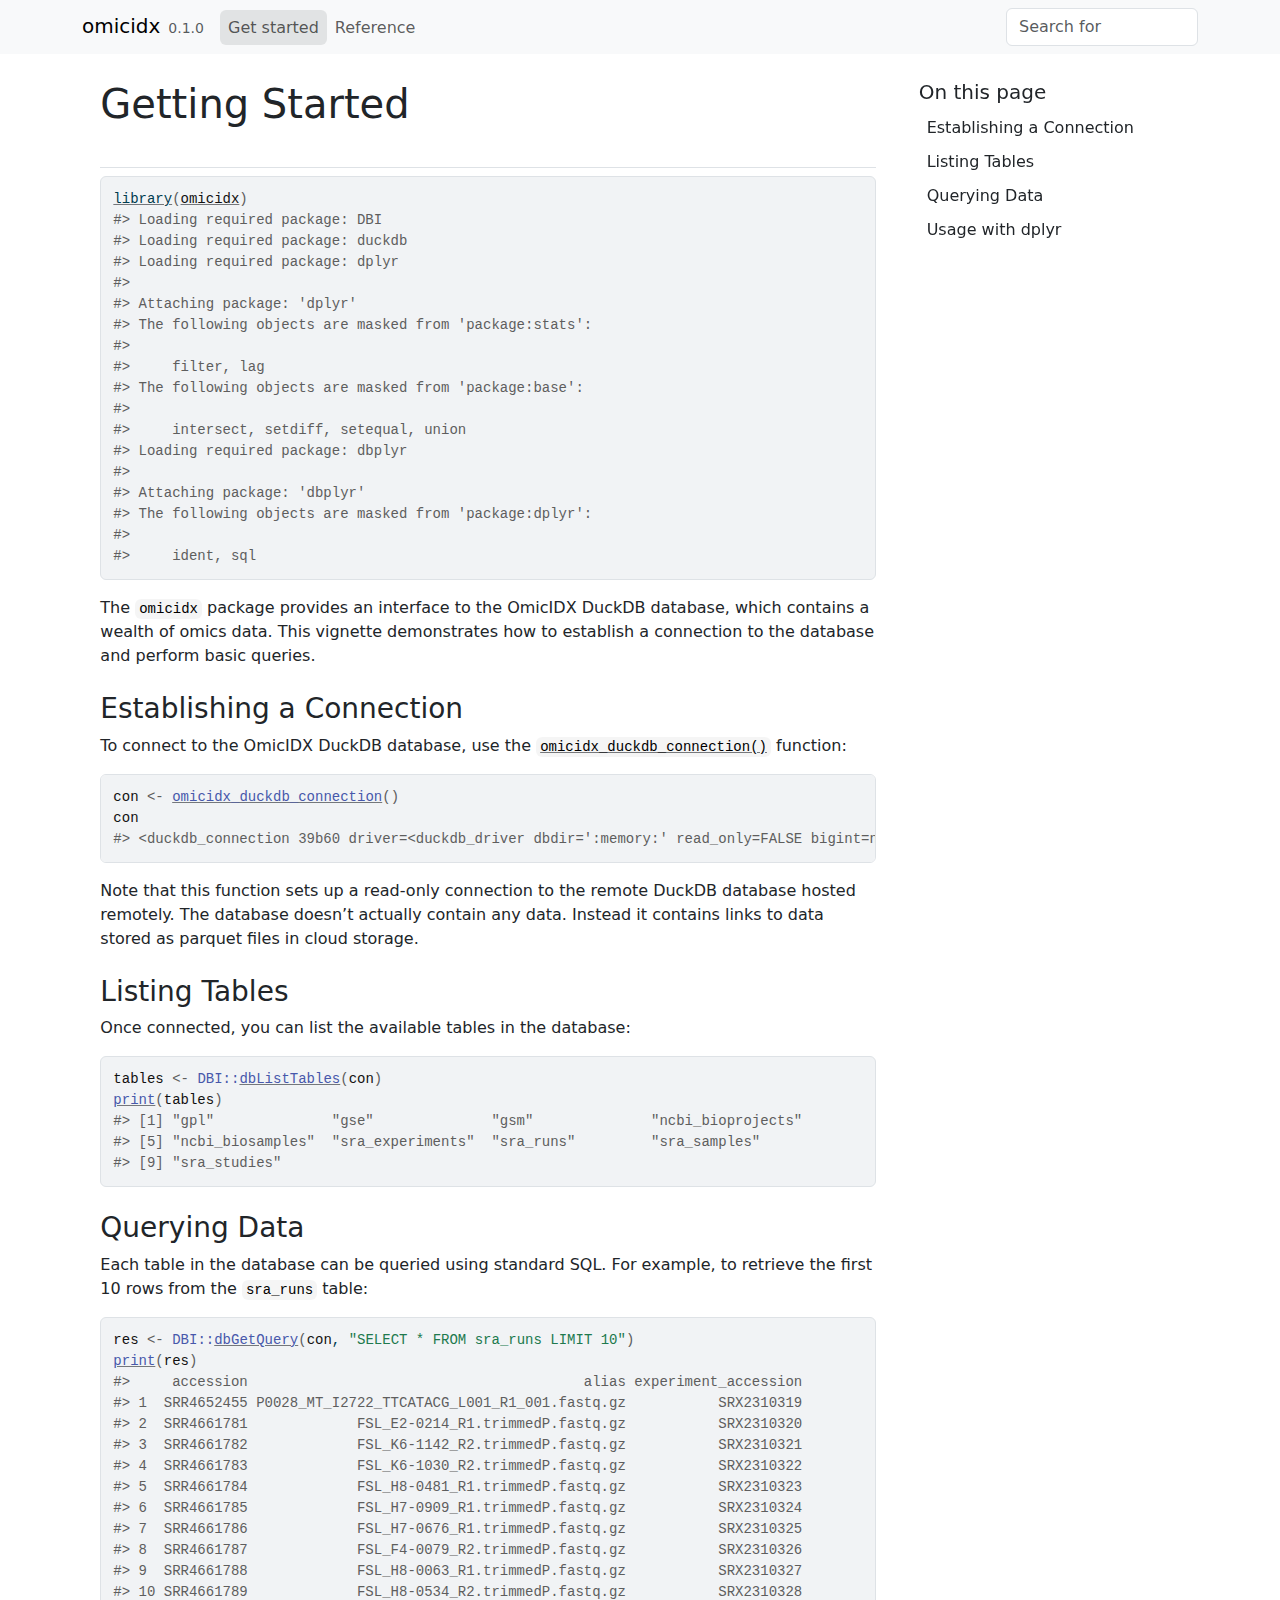
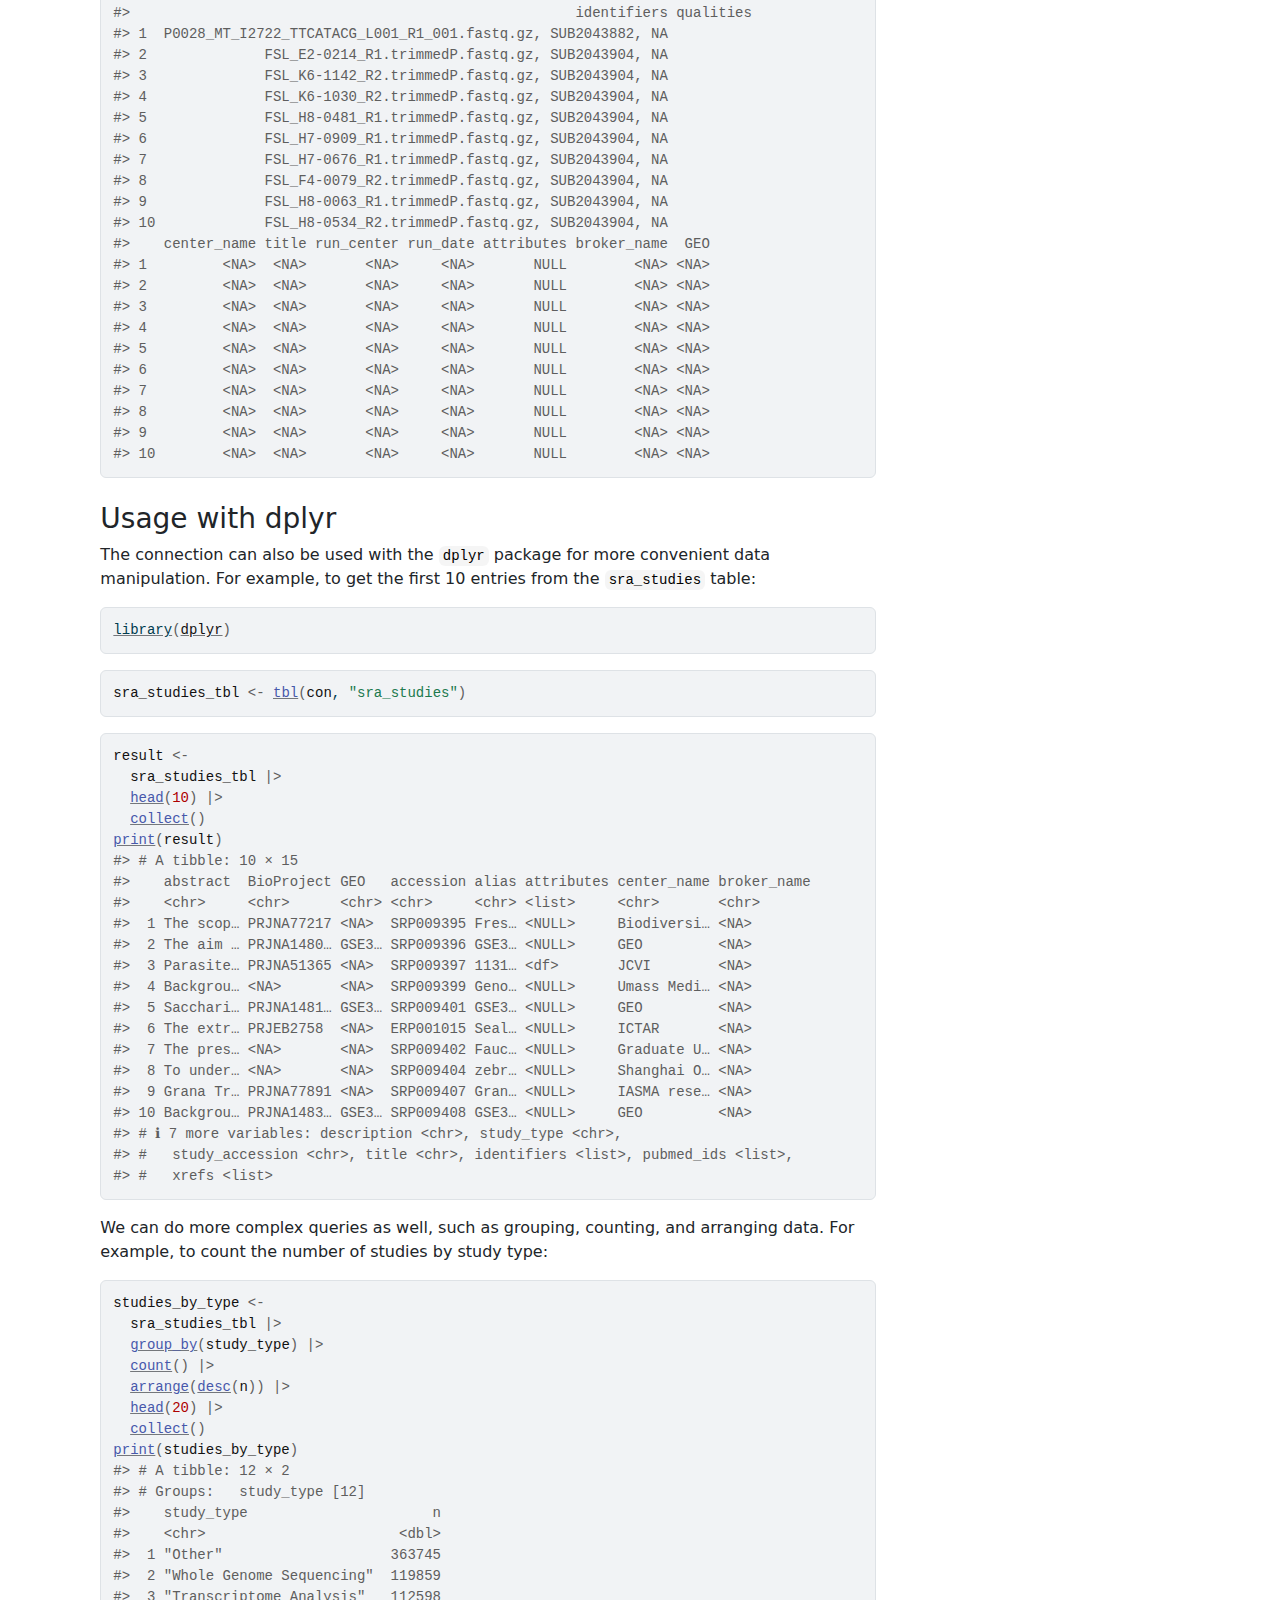
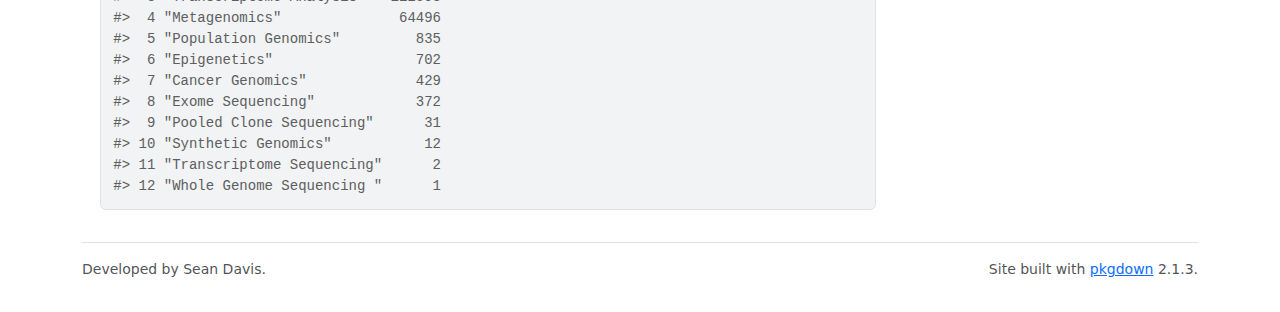
<file: articles/omicidx.html>
<!DOCTYPE html>
<!-- Generated by pkgdown: do not edit by hand --><html lang="en">
<head>
<meta http-equiv="Content-Type" content="text/html; charset=UTF-8">
<meta charset="utf-8">
<meta http-equiv="X-UA-Compatible" content="IE=edge">
<meta name="viewport" content="width=device-width, initial-scale=1, shrink-to-fit=no">
<title>Getting Started • omicidx</title>
<script src="../deps/jquery-3.6.0/jquery-3.6.0.min.js"></script><meta name="viewport" content="width=device-width, initial-scale=1, shrink-to-fit=no">
<link href="../deps/bootstrap-5.3.1/bootstrap.min.css" rel="stylesheet">
<script src="../deps/bootstrap-5.3.1/bootstrap.bundle.min.js"></script><link href="../deps/font-awesome-6.5.2/css/all.min.css" rel="stylesheet">
<link href="../deps/font-awesome-6.5.2/css/v4-shims.min.css" rel="stylesheet">
<script src="../deps/headroom-0.11.0/headroom.min.js"></script><script src="../deps/headroom-0.11.0/jQuery.headroom.min.js"></script><script src="../deps/bootstrap-toc-1.0.1/bootstrap-toc.min.js"></script><script src="../deps/clipboard.js-2.0.11/clipboard.min.js"></script><script src="../deps/search-1.0.0/autocomplete.jquery.min.js"></script><script src="../deps/search-1.0.0/fuse.min.js"></script><script src="../deps/search-1.0.0/mark.min.js"></script><script src="omicidx_files/libs/quarto-html/popper.min.js"></script><script src="omicidx_files/libs/quarto-html/tippy.umd.min.js"></script><link href="omicidx_files/libs/quarto-html/tippy.css" rel="stylesheet">
<link href="omicidx_files/libs/quarto-html/light-border.css" rel="stylesheet">
<!-- pkgdown --><script src="../pkgdown.js"></script><meta property="og:title" content="Getting Started">
</head>
<body>
    <a href="#main" class="visually-hidden-focusable">Skip to contents</a>


    <nav class="navbar navbar-expand-lg fixed-top bg-light" data-bs-theme="light" aria-label="Site navigation"><div class="container">

    <a class="navbar-brand me-2" href="../index.html">omicidx</a>

    <small class="nav-text text-muted me-auto" data-bs-toggle="tooltip" data-bs-placement="bottom" title="">0.1.0</small>


    <button class="navbar-toggler" type="button" data-bs-toggle="collapse" data-bs-target="#navbar" aria-controls="navbar" aria-expanded="false" aria-label="Toggle navigation">
      <span class="navbar-toggler-icon"></span>
    </button>

    <div id="navbar" class="collapse navbar-collapse ms-3">
      <ul class="navbar-nav me-auto">
<li class="active nav-item"><a class="nav-link" href="../articles/omicidx.html">Get started</a></li>
<li class="nav-item"><a class="nav-link" href="../reference/index.html">Reference</a></li>
      </ul>
<ul class="navbar-nav">
<li class="nav-item"><form class="form-inline" role="search">
 <input class="form-control" type="search" name="search-input" id="search-input" autocomplete="off" aria-label="Search site" placeholder="Search for" data-search-index="../search.json">
</form></li>
      </ul>
</div>


  </div>
</nav><div class="container template-quarto">
<div class="row">
  <main id="main" class="col-md-9"><div class="page-header">

      <h1>Getting Started</h1>





      <div class="d-none name"><code></code></div>
    </div>






    <div class="cell">
<div class="sourceCode cell-code" id="cb1"><pre class="downlit sourceCode r">
<code class="sourceCode R"><span><span class="kw"><a href="https://rdrr.io/r/base/library.html" class="external-link">library</a></span><span class="op">(</span><span class="va"><a href="https://seandavi.github.io/romicidx/">omicidx</a></span><span class="op">)</span></span>
<span><span class="co">#&gt; Loading required package: DBI</span></span>
<span><span class="co">#&gt; Loading required package: duckdb</span></span>
<span><span class="co">#&gt; Loading required package: dplyr</span></span>
<span><span class="co">#&gt; </span></span>
<span><span class="co">#&gt; Attaching package: 'dplyr'</span></span>
<span><span class="co">#&gt; The following objects are masked from 'package:stats':</span></span>
<span><span class="co">#&gt; </span></span>
<span><span class="co">#&gt;     filter, lag</span></span>
<span><span class="co">#&gt; The following objects are masked from 'package:base':</span></span>
<span><span class="co">#&gt; </span></span>
<span><span class="co">#&gt;     intersect, setdiff, setequal, union</span></span>
<span><span class="co">#&gt; Loading required package: dbplyr</span></span>
<span><span class="co">#&gt; </span></span>
<span><span class="co">#&gt; Attaching package: 'dbplyr'</span></span>
<span><span class="co">#&gt; The following objects are masked from 'package:dplyr':</span></span>
<span><span class="co">#&gt; </span></span>
<span><span class="co">#&gt;     ident, sql</span></span></code></pre></div>
</div>
<p>The <code>omicidx</code> package provides an interface to the OmicIDX DuckDB database, which contains a wealth of omics data. This vignette demonstrates how to establish a connection to the database and perform basic queries.</p>
<section class="level2"><h2 id="establishing-a-connection">Establishing a Connection<a class="anchor" aria-label="anchor" href="#establishing-a-connection"></a>
</h2>
<p>To connect to the OmicIDX DuckDB database, use the <code><a href="../reference/omicidx_duckdb_connection.html">omicidx_duckdb_connection()</a></code> function:</p>
<div class="cell">
<div class="sourceCode cell-code" id="cb2"><pre class="downlit sourceCode r">
<code class="sourceCode R"><span><span class="va">con</span> <span class="op">&lt;-</span> <span class="fu"><a href="../reference/omicidx_duckdb_connection.html">omicidx_duckdb_connection</a></span><span class="op">(</span><span class="op">)</span></span>
<span><span class="va">con</span></span>
<span><span class="co">#&gt; &lt;duckdb_connection 39b60 driver=&lt;duckdb_driver dbdir=':memory:' read_only=FALSE bigint=numeric&gt;&gt;</span></span></code></pre></div>
</div>
<p>Note that this function sets up a read-only connection to the remote DuckDB database hosted remotely. The database doesn’t actually contain any data. Instead it contains links to data stored as parquet files in cloud storage.</p>
</section><section class="level2"><h2 id="listing-tables">Listing Tables<a class="anchor" aria-label="anchor" href="#listing-tables"></a>
</h2>
<p>Once connected, you can list the available tables in the database:</p>
<div class="cell">
<div class="sourceCode cell-code" id="cb3"><pre class="downlit sourceCode r">
<code class="sourceCode R"><span><span class="va">tables</span> <span class="op">&lt;-</span> <span class="fu">DBI</span><span class="fu">::</span><span class="fu"><a href="https://dbi.r-dbi.org/reference/dbListTables.html" class="external-link">dbListTables</a></span><span class="op">(</span><span class="va">con</span><span class="op">)</span></span>
<span><span class="fu"><a href="https://rdrr.io/r/base/print.html" class="external-link">print</a></span><span class="op">(</span><span class="va">tables</span><span class="op">)</span></span>
<span><span class="co">#&gt; [1] "gpl"              "gse"              "gsm"              "ncbi_bioprojects"</span></span>
<span><span class="co">#&gt; [5] "ncbi_biosamples"  "sra_experiments"  "sra_runs"         "sra_samples"     </span></span>
<span><span class="co">#&gt; [9] "sra_studies"</span></span></code></pre></div>
</div>
</section><section class="level2"><h2 id="querying-data">Querying Data<a class="anchor" aria-label="anchor" href="#querying-data"></a>
</h2>
<p>Each table in the database can be queried using standard SQL. For example, to retrieve the first 10 rows from the <code>sra_runs</code> table:</p>
<div class="cell">
<div class="sourceCode cell-code" id="cb4"><pre class="downlit sourceCode r">
<code class="sourceCode R"><span><span class="va">res</span> <span class="op">&lt;-</span> <span class="fu">DBI</span><span class="fu">::</span><span class="fu"><a href="https://dbi.r-dbi.org/reference/dbGetQuery.html" class="external-link">dbGetQuery</a></span><span class="op">(</span><span class="va">con</span>, <span class="st">"SELECT * FROM sra_runs LIMIT 10"</span><span class="op">)</span></span>
<span><span class="fu"><a href="https://rdrr.io/r/base/print.html" class="external-link">print</a></span><span class="op">(</span><span class="va">res</span><span class="op">)</span></span>
<span><span class="co">#&gt;     accession                                        alias experiment_accession</span></span>
<span><span class="co">#&gt; 1  SRR4652455 P0028_MT_I2722_TTCATACG_L001_R1_001.fastq.gz           SRX2310319</span></span>
<span><span class="co">#&gt; 2  SRR4661781             FSL_E2-0214_R1.trimmedP.fastq.gz           SRX2310320</span></span>
<span><span class="co">#&gt; 3  SRR4661782             FSL_K6-1142_R2.trimmedP.fastq.gz           SRX2310321</span></span>
<span><span class="co">#&gt; 4  SRR4661783             FSL_K6-1030_R2.trimmedP.fastq.gz           SRX2310322</span></span>
<span><span class="co">#&gt; 5  SRR4661784             FSL_H8-0481_R1.trimmedP.fastq.gz           SRX2310323</span></span>
<span><span class="co">#&gt; 6  SRR4661785             FSL_H7-0909_R1.trimmedP.fastq.gz           SRX2310324</span></span>
<span><span class="co">#&gt; 7  SRR4661786             FSL_H7-0676_R1.trimmedP.fastq.gz           SRX2310325</span></span>
<span><span class="co">#&gt; 8  SRR4661787             FSL_F4-0079_R2.trimmedP.fastq.gz           SRX2310326</span></span>
<span><span class="co">#&gt; 9  SRR4661788             FSL_H8-0063_R1.trimmedP.fastq.gz           SRX2310327</span></span>
<span><span class="co">#&gt; 10 SRR4661789             FSL_H8-0534_R2.trimmedP.fastq.gz           SRX2310328</span></span>
<span><span class="co">#&gt;                                                     identifiers qualities</span></span>
<span><span class="co">#&gt; 1  P0028_MT_I2722_TTCATACG_L001_R1_001.fastq.gz, SUB2043882, NA          </span></span>
<span><span class="co">#&gt; 2              FSL_E2-0214_R1.trimmedP.fastq.gz, SUB2043904, NA          </span></span>
<span><span class="co">#&gt; 3              FSL_K6-1142_R2.trimmedP.fastq.gz, SUB2043904, NA          </span></span>
<span><span class="co">#&gt; 4              FSL_K6-1030_R2.trimmedP.fastq.gz, SUB2043904, NA          </span></span>
<span><span class="co">#&gt; 5              FSL_H8-0481_R1.trimmedP.fastq.gz, SUB2043904, NA          </span></span>
<span><span class="co">#&gt; 6              FSL_H7-0909_R1.trimmedP.fastq.gz, SUB2043904, NA          </span></span>
<span><span class="co">#&gt; 7              FSL_H7-0676_R1.trimmedP.fastq.gz, SUB2043904, NA          </span></span>
<span><span class="co">#&gt; 8              FSL_F4-0079_R2.trimmedP.fastq.gz, SUB2043904, NA          </span></span>
<span><span class="co">#&gt; 9              FSL_H8-0063_R1.trimmedP.fastq.gz, SUB2043904, NA          </span></span>
<span><span class="co">#&gt; 10             FSL_H8-0534_R2.trimmedP.fastq.gz, SUB2043904, NA          </span></span>
<span><span class="co">#&gt;    center_name title run_center run_date attributes broker_name  GEO</span></span>
<span><span class="co">#&gt; 1         &lt;NA&gt;  &lt;NA&gt;       &lt;NA&gt;     &lt;NA&gt;       NULL        &lt;NA&gt; &lt;NA&gt;</span></span>
<span><span class="co">#&gt; 2         &lt;NA&gt;  &lt;NA&gt;       &lt;NA&gt;     &lt;NA&gt;       NULL        &lt;NA&gt; &lt;NA&gt;</span></span>
<span><span class="co">#&gt; 3         &lt;NA&gt;  &lt;NA&gt;       &lt;NA&gt;     &lt;NA&gt;       NULL        &lt;NA&gt; &lt;NA&gt;</span></span>
<span><span class="co">#&gt; 4         &lt;NA&gt;  &lt;NA&gt;       &lt;NA&gt;     &lt;NA&gt;       NULL        &lt;NA&gt; &lt;NA&gt;</span></span>
<span><span class="co">#&gt; 5         &lt;NA&gt;  &lt;NA&gt;       &lt;NA&gt;     &lt;NA&gt;       NULL        &lt;NA&gt; &lt;NA&gt;</span></span>
<span><span class="co">#&gt; 6         &lt;NA&gt;  &lt;NA&gt;       &lt;NA&gt;     &lt;NA&gt;       NULL        &lt;NA&gt; &lt;NA&gt;</span></span>
<span><span class="co">#&gt; 7         &lt;NA&gt;  &lt;NA&gt;       &lt;NA&gt;     &lt;NA&gt;       NULL        &lt;NA&gt; &lt;NA&gt;</span></span>
<span><span class="co">#&gt; 8         &lt;NA&gt;  &lt;NA&gt;       &lt;NA&gt;     &lt;NA&gt;       NULL        &lt;NA&gt; &lt;NA&gt;</span></span>
<span><span class="co">#&gt; 9         &lt;NA&gt;  &lt;NA&gt;       &lt;NA&gt;     &lt;NA&gt;       NULL        &lt;NA&gt; &lt;NA&gt;</span></span>
<span><span class="co">#&gt; 10        &lt;NA&gt;  &lt;NA&gt;       &lt;NA&gt;     &lt;NA&gt;       NULL        &lt;NA&gt; &lt;NA&gt;</span></span></code></pre></div>
</div>
</section><section class="level2"><h2 id="usage-with-dplyr">Usage with dplyr<a class="anchor" aria-label="anchor" href="#usage-with-dplyr"></a>
</h2>
<p>The connection can also be used with the <code>dplyr</code> package for more convenient data manipulation. For example, to get the first 10 entries from the <code>sra_studies</code> table:</p>
<div class="cell">
<div class="sourceCode cell-code" id="cb5"><pre class="downlit sourceCode r">
<code class="sourceCode R"><span><span class="kw"><a href="https://rdrr.io/r/base/library.html" class="external-link">library</a></span><span class="op">(</span><span class="va"><a href="https://dplyr.tidyverse.org" class="external-link">dplyr</a></span><span class="op">)</span></span></code></pre></div>
</div>
<div class="cell">
<div class="sourceCode cell-code" id="cb6"><pre class="downlit sourceCode r">
<code class="sourceCode R"><span><span class="va">sra_studies_tbl</span> <span class="op">&lt;-</span> <span class="fu"><a href="https://dplyr.tidyverse.org/reference/tbl.html" class="external-link">tbl</a></span><span class="op">(</span><span class="va">con</span>, <span class="st">"sra_studies"</span><span class="op">)</span></span></code></pre></div>
</div>
<div class="cell">
<div class="sourceCode cell-code" id="cb7"><pre class="downlit sourceCode r">
<code class="sourceCode R"><span><span class="va">result</span> <span class="op">&lt;-</span> </span>
<span>  <span class="va">sra_studies_tbl</span> <span class="op">|&gt;</span></span>
<span>  <span class="fu"><a href="https://rdrr.io/r/utils/head.html" class="external-link">head</a></span><span class="op">(</span><span class="fl">10</span><span class="op">)</span> <span class="op">|&gt;</span></span>
<span>  <span class="fu"><a href="https://dplyr.tidyverse.org/reference/compute.html" class="external-link">collect</a></span><span class="op">(</span><span class="op">)</span></span>
<span><span class="fu"><a href="https://rdrr.io/r/base/print.html" class="external-link">print</a></span><span class="op">(</span><span class="va">result</span><span class="op">)</span></span>
<span><span class="co">#&gt; # A tibble: 10 × 15</span></span>
<span><span class="co">#&gt;    abstract  BioProject GEO   accession alias attributes center_name broker_name</span></span>
<span><span class="co">#&gt;    &lt;chr&gt;     &lt;chr&gt;      &lt;chr&gt; &lt;chr&gt;     &lt;chr&gt; &lt;list&gt;     &lt;chr&gt;       &lt;chr&gt;      </span></span>
<span><span class="co">#&gt;  1 The scop… PRJNA77217 &lt;NA&gt;  SRP009395 Fres… &lt;NULL&gt;     Biodiversi… &lt;NA&gt;       </span></span>
<span><span class="co">#&gt;  2 The aim … PRJNA1480… GSE3… SRP009396 GSE3… &lt;NULL&gt;     GEO         &lt;NA&gt;       </span></span>
<span><span class="co">#&gt;  3 Parasite… PRJNA51365 &lt;NA&gt;  SRP009397 1131… &lt;df&gt;       JCVI        &lt;NA&gt;       </span></span>
<span><span class="co">#&gt;  4 Backgrou… &lt;NA&gt;       &lt;NA&gt;  SRP009399 Geno… &lt;NULL&gt;     Umass Medi… &lt;NA&gt;       </span></span>
<span><span class="co">#&gt;  5 Sacchari… PRJNA1481… GSE3… SRP009401 GSE3… &lt;NULL&gt;     GEO         &lt;NA&gt;       </span></span>
<span><span class="co">#&gt;  6 The extr… PRJEB2758  &lt;NA&gt;  ERP001015 Seal… &lt;NULL&gt;     ICTAR       &lt;NA&gt;       </span></span>
<span><span class="co">#&gt;  7 The pres… &lt;NA&gt;       &lt;NA&gt;  SRP009402 Fauc… &lt;NULL&gt;     Graduate U… &lt;NA&gt;       </span></span>
<span><span class="co">#&gt;  8 To under… &lt;NA&gt;       &lt;NA&gt;  SRP009404 zebr… &lt;NULL&gt;     Shanghai O… &lt;NA&gt;       </span></span>
<span><span class="co">#&gt;  9 Grana Tr… PRJNA77891 &lt;NA&gt;  SRP009407 Gran… &lt;NULL&gt;     IASMA rese… &lt;NA&gt;       </span></span>
<span><span class="co">#&gt; 10 Backgrou… PRJNA1483… GSE3… SRP009408 GSE3… &lt;NULL&gt;     GEO         &lt;NA&gt;       </span></span>
<span><span class="co">#&gt; # ℹ 7 more variables: description &lt;chr&gt;, study_type &lt;chr&gt;,</span></span>
<span><span class="co">#&gt; #   study_accession &lt;chr&gt;, title &lt;chr&gt;, identifiers &lt;list&gt;, pubmed_ids &lt;list&gt;,</span></span>
<span><span class="co">#&gt; #   xrefs &lt;list&gt;</span></span></code></pre></div>
</div>
<p>We can do more complex queries as well, such as grouping, counting, and arranging data. For example, to count the number of studies by study type:</p>
<div class="cell">
<div class="sourceCode cell-code" id="cb8"><pre class="downlit sourceCode r">
<code class="sourceCode R"><span><span class="va">studies_by_type</span> <span class="op">&lt;-</span></span>
<span>  <span class="va">sra_studies_tbl</span> <span class="op">|&gt;</span></span>
<span>  <span class="fu"><a href="https://dplyr.tidyverse.org/reference/group_by.html" class="external-link">group_by</a></span><span class="op">(</span><span class="va">study_type</span><span class="op">)</span> <span class="op">|&gt;</span></span>
<span>  <span class="fu"><a href="https://dplyr.tidyverse.org/reference/count.html" class="external-link">count</a></span><span class="op">(</span><span class="op">)</span> <span class="op">|&gt;</span></span>
<span>  <span class="fu"><a href="https://dplyr.tidyverse.org/reference/arrange.html" class="external-link">arrange</a></span><span class="op">(</span><span class="fu"><a href="https://dplyr.tidyverse.org/reference/desc.html" class="external-link">desc</a></span><span class="op">(</span><span class="va">n</span><span class="op">)</span><span class="op">)</span> <span class="op">|&gt;</span></span>
<span>  <span class="fu"><a href="https://rdrr.io/r/utils/head.html" class="external-link">head</a></span><span class="op">(</span><span class="fl">20</span><span class="op">)</span> <span class="op">|&gt;</span></span>
<span>  <span class="fu"><a href="https://dplyr.tidyverse.org/reference/compute.html" class="external-link">collect</a></span><span class="op">(</span><span class="op">)</span></span>
<span><span class="fu"><a href="https://rdrr.io/r/base/print.html" class="external-link">print</a></span><span class="op">(</span><span class="va">studies_by_type</span><span class="op">)</span></span>
<span><span class="co">#&gt; # A tibble: 12 × 2</span></span>
<span><span class="co">#&gt; # Groups:   study_type [12]</span></span>
<span><span class="co">#&gt;    study_type                      n</span></span>
<span><span class="co">#&gt;    &lt;chr&gt;                       &lt;dbl&gt;</span></span>
<span><span class="co">#&gt;  1 "Other"                    363745</span></span>
<span><span class="co">#&gt;  2 "Whole Genome Sequencing"  119859</span></span>
<span><span class="co">#&gt;  3 "Transcriptome Analysis"   112598</span></span>
<span><span class="co">#&gt;  4 "Metagenomics"              64496</span></span>
<span><span class="co">#&gt;  5 "Population Genomics"         835</span></span>
<span><span class="co">#&gt;  6 "Epigenetics"                 702</span></span>
<span><span class="co">#&gt;  7 "Cancer Genomics"             429</span></span>
<span><span class="co">#&gt;  8 "Exome Sequencing"            372</span></span>
<span><span class="co">#&gt;  9 "Pooled Clone Sequencing"      31</span></span>
<span><span class="co">#&gt; 10 "Synthetic Genomics"           12</span></span>
<span><span class="co">#&gt; 11 "Transcriptome Sequencing"      2</span></span>
<span><span class="co">#&gt; 12 "Whole Genome Sequencing "      1</span></span></code></pre></div>
</div>
</section><script id="quarto-html-after-body" type="application/javascript">
  window.document.addEventListener("DOMContentLoaded", function (event) {
      var localhostRegex = new RegExp(/^(?:http|https):\/\/localhost\:?[0-9]*\//);
      var mailtoRegex = new RegExp(/^mailto:/);
        var filterRegex = new RegExp('/' + window.location.host + '/');
      var isInternal = (href) => {
          return filterRegex.test(href) || localhostRegex.test(href) || mailtoRegex.test(href);
      }
      // Inspect non-navigation links and adorn them if external
     var links = window.document.querySelectorAll('a[href]:not(.nav-link):not(.navbar-brand):not(.toc-action):not(.sidebar-link):not(.sidebar-item-toggle):not(.pagination-link):not(.no-external):not([aria-hidden]):not(.dropdown-item):not(.quarto-navigation-tool):not(.about-link)');
      for (var i=0; i<links.length; i++) {
        const link = links[i];
        if (!isInternal(link.href)) {
          // undo the damage that might have been done by quarto-nav.js in the case of
          // links that we want to consider external
          if (link.dataset.originalHref !== undefined) {
            link.href = link.dataset.originalHref;
          }
        }
      }
    function tippyHover(el, contentFn, onTriggerFn, onUntriggerFn) {
      const config = {
        allowHTML: true,
        maxWidth: 500,
        delay: 100,
        arrow: false,
        appendTo: function(el) {
            return el.parentElement;
        },
        interactive: true,
        interactiveBorder: 10,
        theme: 'light-border',
        placement: 'bottom-start',
      };
      if (contentFn) {
        config.content = contentFn;
      }
      if (onTriggerFn) {
        config.onTrigger = onTriggerFn;
      }
      if (onUntriggerFn) {
        config.onUntrigger = onUntriggerFn;
      }
      window.tippy(el, config);
    }
    const findCites = (el) => {
      const parentEl = el.parentElement;
      if (parentEl) {
        const cites = parentEl.dataset.cites;
        if (cites) {
          return {
            el,
            cites: cites.split(' ')
          };
        } else {
          return findCites(el.parentElement)
        }
      } else {
        return undefined;
      }
    };
    var bibliorefs = window.document.querySelectorAll('a[role="doc-biblioref"]');
    for (var i=0; i<bibliorefs.length; i++) {
      const ref = bibliorefs[i];
      const citeInfo = findCites(ref);
      if (citeInfo) {
        tippyHover(citeInfo.el, function() {
          var popup = window.document.createElement('div');
          citeInfo.cites.forEach(function(cite) {
            var citeDiv = window.document.createElement('div');
            citeDiv.classList.add('hanging-indent');
            citeDiv.classList.add('csl-entry');
            var biblioDiv = window.document.getElementById('ref-' + cite);
            if (biblioDiv) {
              citeDiv.innerHTML = biblioDiv.innerHTML;
            }
            popup.appendChild(citeDiv);
          });
          return popup.innerHTML;
        });
      }
    }
  });
  </script></main><aside class="col-md-3"><nav id="toc" aria-label="Table of contents"><h2>On this page</h2>
    </nav></aside>
</div>


    <footer><div class="pkgdown-footer-left">
  <p>Developed by Sean Davis.</p>
</div>

<div class="pkgdown-footer-right">
  <p>Site built with <a href="https://pkgdown.r-lib.org/" class="external-link">pkgdown</a> 2.1.3.</p>
</div>

    </footer>
</div>





  </body>
</html>
</file>
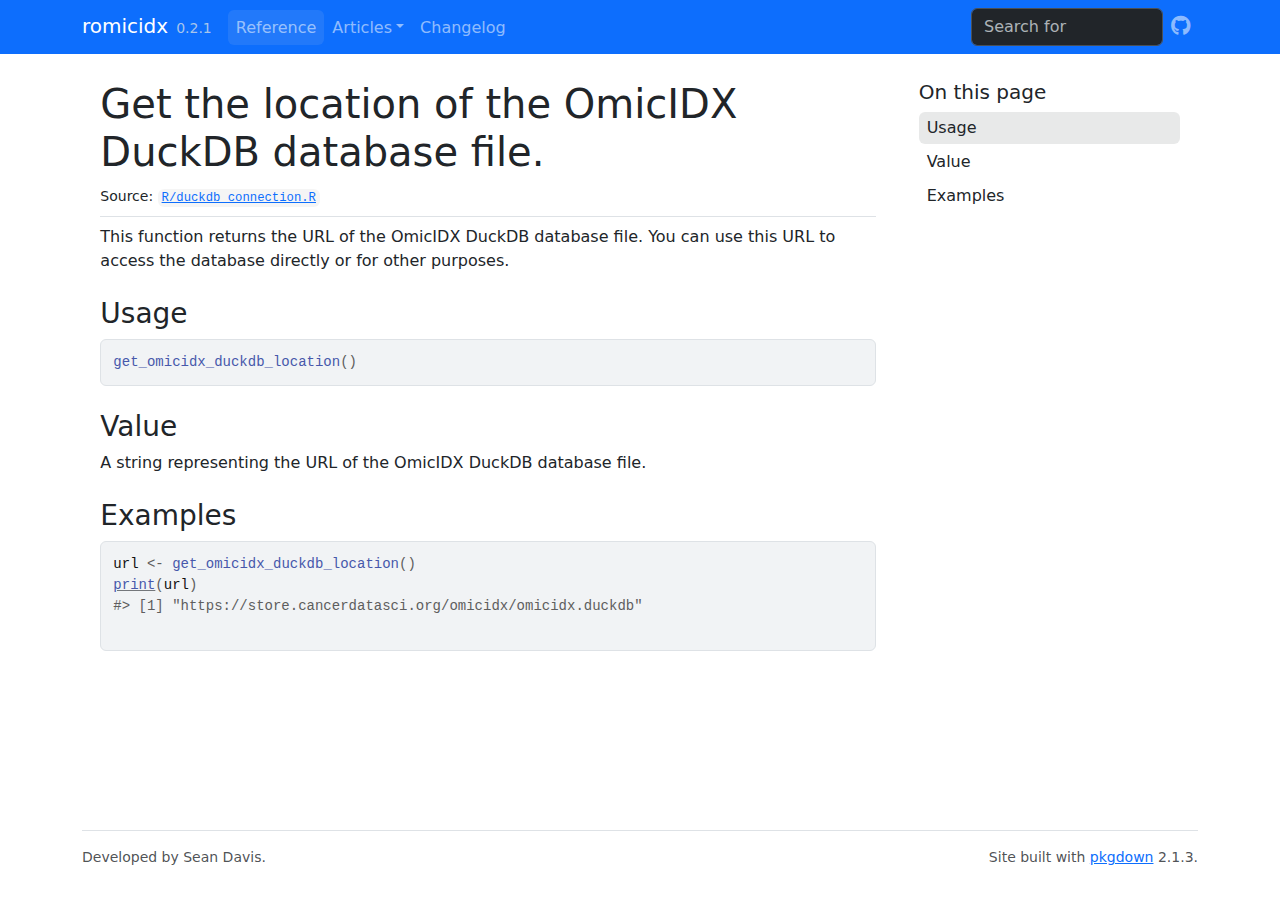
<file: reference/get_omicidx_duckdb_location.html>
<!DOCTYPE html>
<!-- Generated by pkgdown: do not edit by hand --><html lang="en"><head><meta http-equiv="Content-Type" content="text/html; charset=UTF-8"><meta charset="utf-8"><meta http-equiv="X-UA-Compatible" content="IE=edge"><meta name="viewport" content="width=device-width, initial-scale=1, shrink-to-fit=no"><title>Get the location of the OmicIDX DuckDB database file. — get_omicidx_duckdb_location • romicidx</title><script src="../deps/jquery-3.6.0/jquery-3.6.0.min.js"></script><meta name="viewport" content="width=device-width, initial-scale=1, shrink-to-fit=no"><link href="../deps/bootstrap-5.3.1/bootstrap.min.css" rel="stylesheet"><script src="../deps/bootstrap-5.3.1/bootstrap.bundle.min.js"></script><link href="../deps/font-awesome-6.5.2/css/all.min.css" rel="stylesheet"><link href="../deps/font-awesome-6.5.2/css/v4-shims.min.css" rel="stylesheet"><script src="../deps/headroom-0.11.0/headroom.min.js"></script><script src="../deps/headroom-0.11.0/jQuery.headroom.min.js"></script><script src="../deps/bootstrap-toc-1.0.1/bootstrap-toc.min.js"></script><script src="../deps/clipboard.js-2.0.11/clipboard.min.js"></script><script src="../deps/search-1.0.0/autocomplete.jquery.min.js"></script><script src="../deps/search-1.0.0/fuse.min.js"></script><script src="../deps/search-1.0.0/mark.min.js"></script><!-- pkgdown --><script src="../pkgdown.js"></script><meta property="og:title" content="Get the location of the OmicIDX DuckDB database file. — get_omicidx_duckdb_location"><meta name="description" content="This function returns the URL of the OmicIDX DuckDB database file.
You can use this URL to access the database directly or for other purposes."><meta property="og:description" content="This function returns the URL of the OmicIDX DuckDB database file.
You can use this URL to access the database directly or for other purposes."><!-- Google tag (gtag.js) --><script async src="https://www.googletagmanager.com/gtag/js?id=G-EWN5JN9XKZ"></script><script>
  window.dataLayer = window.dataLayer || [];
  function gtag(){dataLayer.push(arguments);}
  gtag('js', new Date());

  gtag('config', 'G-EWN5JN9XKZ');
</script></head><body>
    <a href="#main" class="visually-hidden-focusable">Skip to contents</a>


    <nav class="navbar navbar-expand-lg fixed-top bg-primary" data-bs-theme="dark" aria-label="Site navigation"><div class="container">

    <a class="navbar-brand me-2" href="../index.html">romicidx</a>

    <small class="nav-text text-muted me-auto" data-bs-toggle="tooltip" data-bs-placement="bottom" title="">0.2.1</small>


    <button class="navbar-toggler" type="button" data-bs-toggle="collapse" data-bs-target="#navbar" aria-controls="navbar" aria-expanded="false" aria-label="Toggle navigation">
      <span class="navbar-toggler-icon"></span>
    </button>

    <div id="navbar" class="collapse navbar-collapse ms-3">
      <ul class="navbar-nav me-auto"><li class="active nav-item"><a class="nav-link" href="../reference/index.html">Reference</a></li>
<li class="nav-item dropdown">
  <button class="nav-link dropdown-toggle" type="button" id="dropdown-articles" data-bs-toggle="dropdown" aria-expanded="false" aria-haspopup="true">Articles</button>
  <ul class="dropdown-menu" aria-labelledby="dropdown-articles"><li><a class="dropdown-item" href="../articles/omicidx.html">Getting Started</a></li>
  </ul></li>
<li class="nav-item"><a class="nav-link" href="../news/index.html">Changelog</a></li>
      </ul><ul class="navbar-nav"><li class="nav-item"><form class="form-inline" role="search">
 <input class="form-control" type="search" name="search-input" id="search-input" autocomplete="off" aria-label="Search site" placeholder="Search for" data-search-index="../search.json"></form></li>
<li class="nav-item"><a class="external-link nav-link" href="https://github.com/seandavi/romicidx/" aria-label="GitHub"><span class="fa fab fa-github fa-lg"></span></a></li>
      </ul></div>


  </div>
</nav><div class="container template-reference-topic">
<div class="row">
  <main id="main" class="col-md-9"><div class="page-header">

      <h1>Get the location of the OmicIDX DuckDB database file.</h1>
      <small class="dont-index">Source: <a href="https://github.com/seandavi/romicidx/blob/main/R/duckdb_connection.R" class="external-link"><code>R/duckdb_connection.R</code></a></small>
      <div class="d-none name"><code>get_omicidx_duckdb_location.Rd</code></div>
    </div>

    <div class="ref-description section level2">
    <p>This function returns the URL of the OmicIDX DuckDB database file.
You can use this URL to access the database directly or for other purposes.</p>
    </div>

    <div class="section level2">
    <h2 id="ref-usage">Usage<a class="anchor" aria-label="anchor" href="#ref-usage"></a></h2>
    <div class="sourceCode"><pre class="sourceCode r"><code><span><span class="fu">get_omicidx_duckdb_location</span><span class="op">(</span><span class="op">)</span></span></code></pre></div>
    </div>

    <div class="section level2">
    <h2 id="value">Value<a class="anchor" aria-label="anchor" href="#value"></a></h2>
    <p>A string representing the URL of the OmicIDX DuckDB database file.</p>
    </div>

    <div class="section level2">
    <h2 id="ref-examples">Examples<a class="anchor" aria-label="anchor" href="#ref-examples"></a></h2>
    <div class="sourceCode"><pre class="sourceCode r"><code><span class="r-in"><span><span class="va">url</span> <span class="op">&lt;-</span> <span class="fu">get_omicidx_duckdb_location</span><span class="op">(</span><span class="op">)</span></span></span>
<span class="r-in"><span><span class="fu"><a href="https://rdrr.io/r/base/print.html" class="external-link">print</a></span><span class="op">(</span><span class="va">url</span><span class="op">)</span></span></span>
<span class="r-out co"><span class="r-pr">#&gt;</span> [1] "https://store.cancerdatasci.org/omicidx/omicidx.duckdb"</span>
<span class="r-in"><span></span></span>
</code></pre></div>
    </div>
  </main><aside class="col-md-3"><nav id="toc" aria-label="Table of contents"><h2>On this page</h2>
    </nav></aside></div>


    <footer><div class="pkgdown-footer-left">
  <p>Developed by Sean Davis.</p>
</div>

<div class="pkgdown-footer-right">
  <p>Site built with <a href="https://pkgdown.r-lib.org/" class="external-link">pkgdown</a> 2.1.3.</p>
</div>

    </footer></div>





  </body></html>
</file>
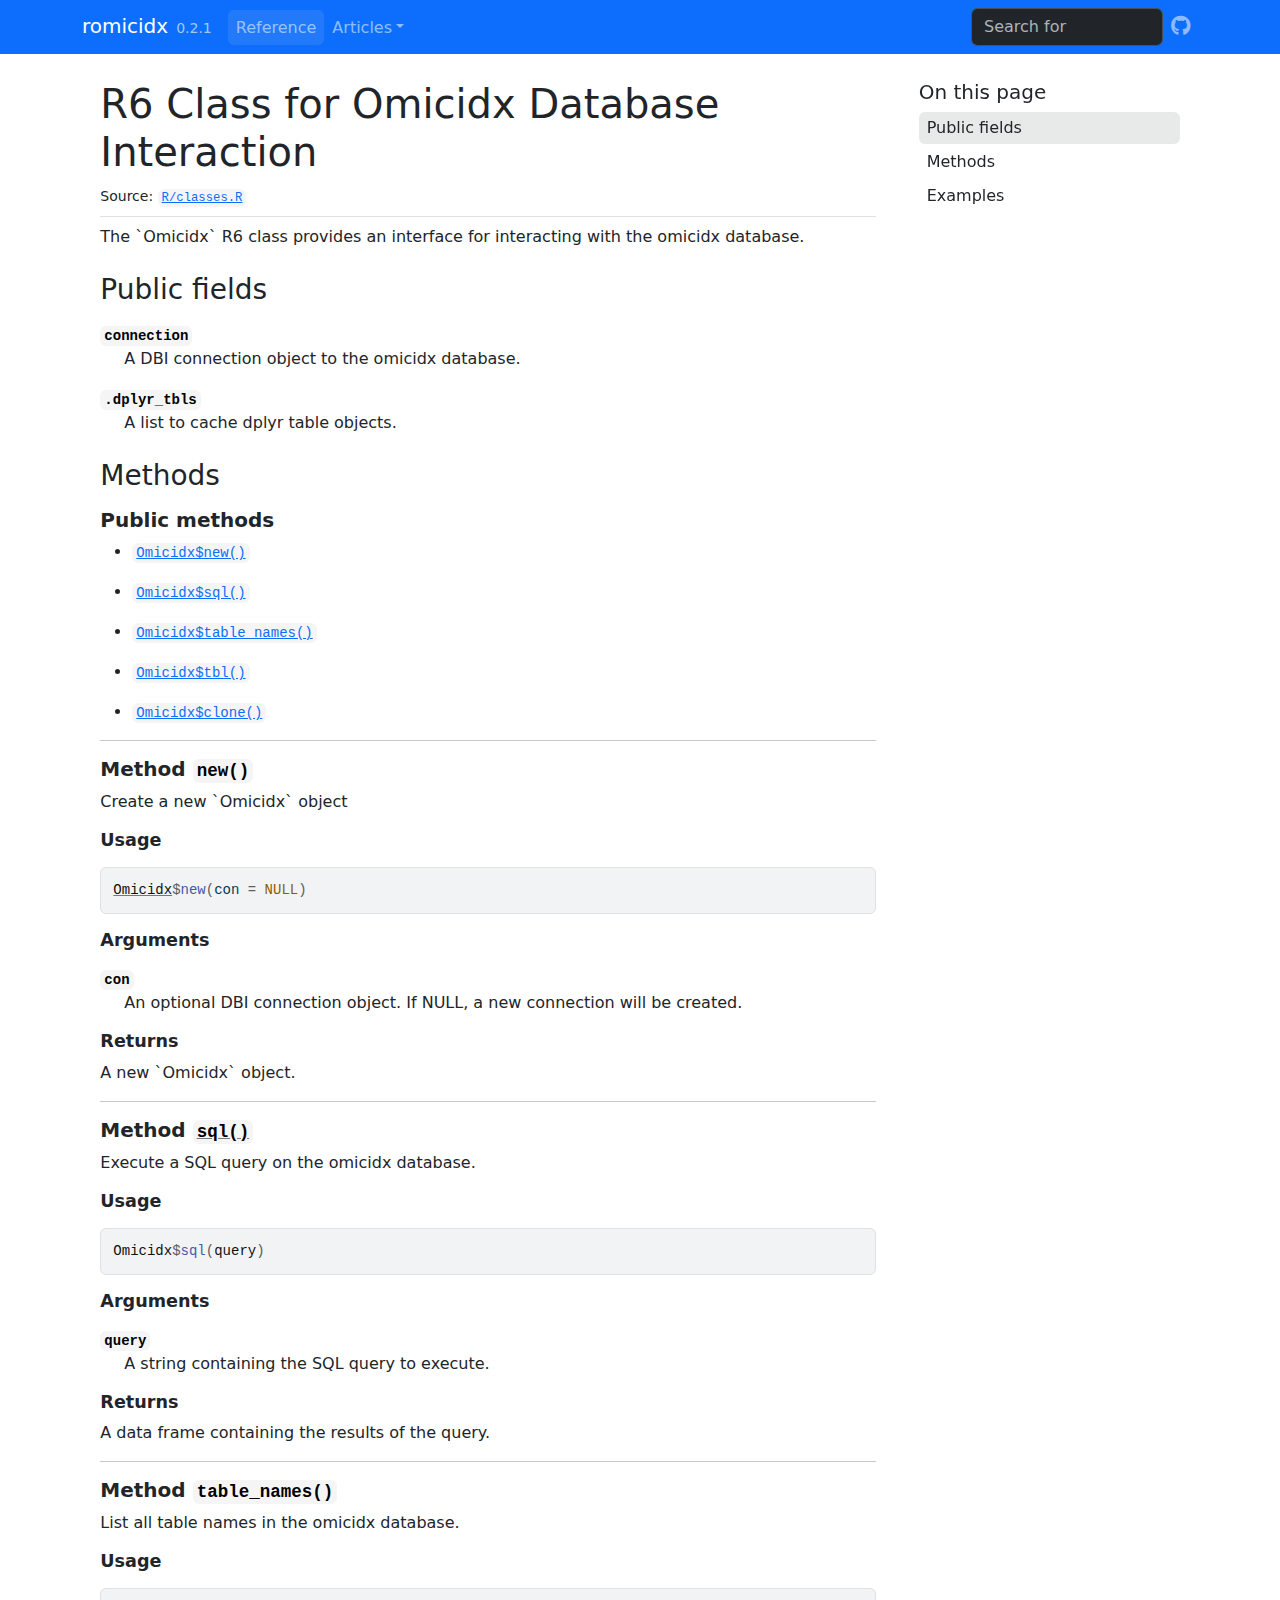
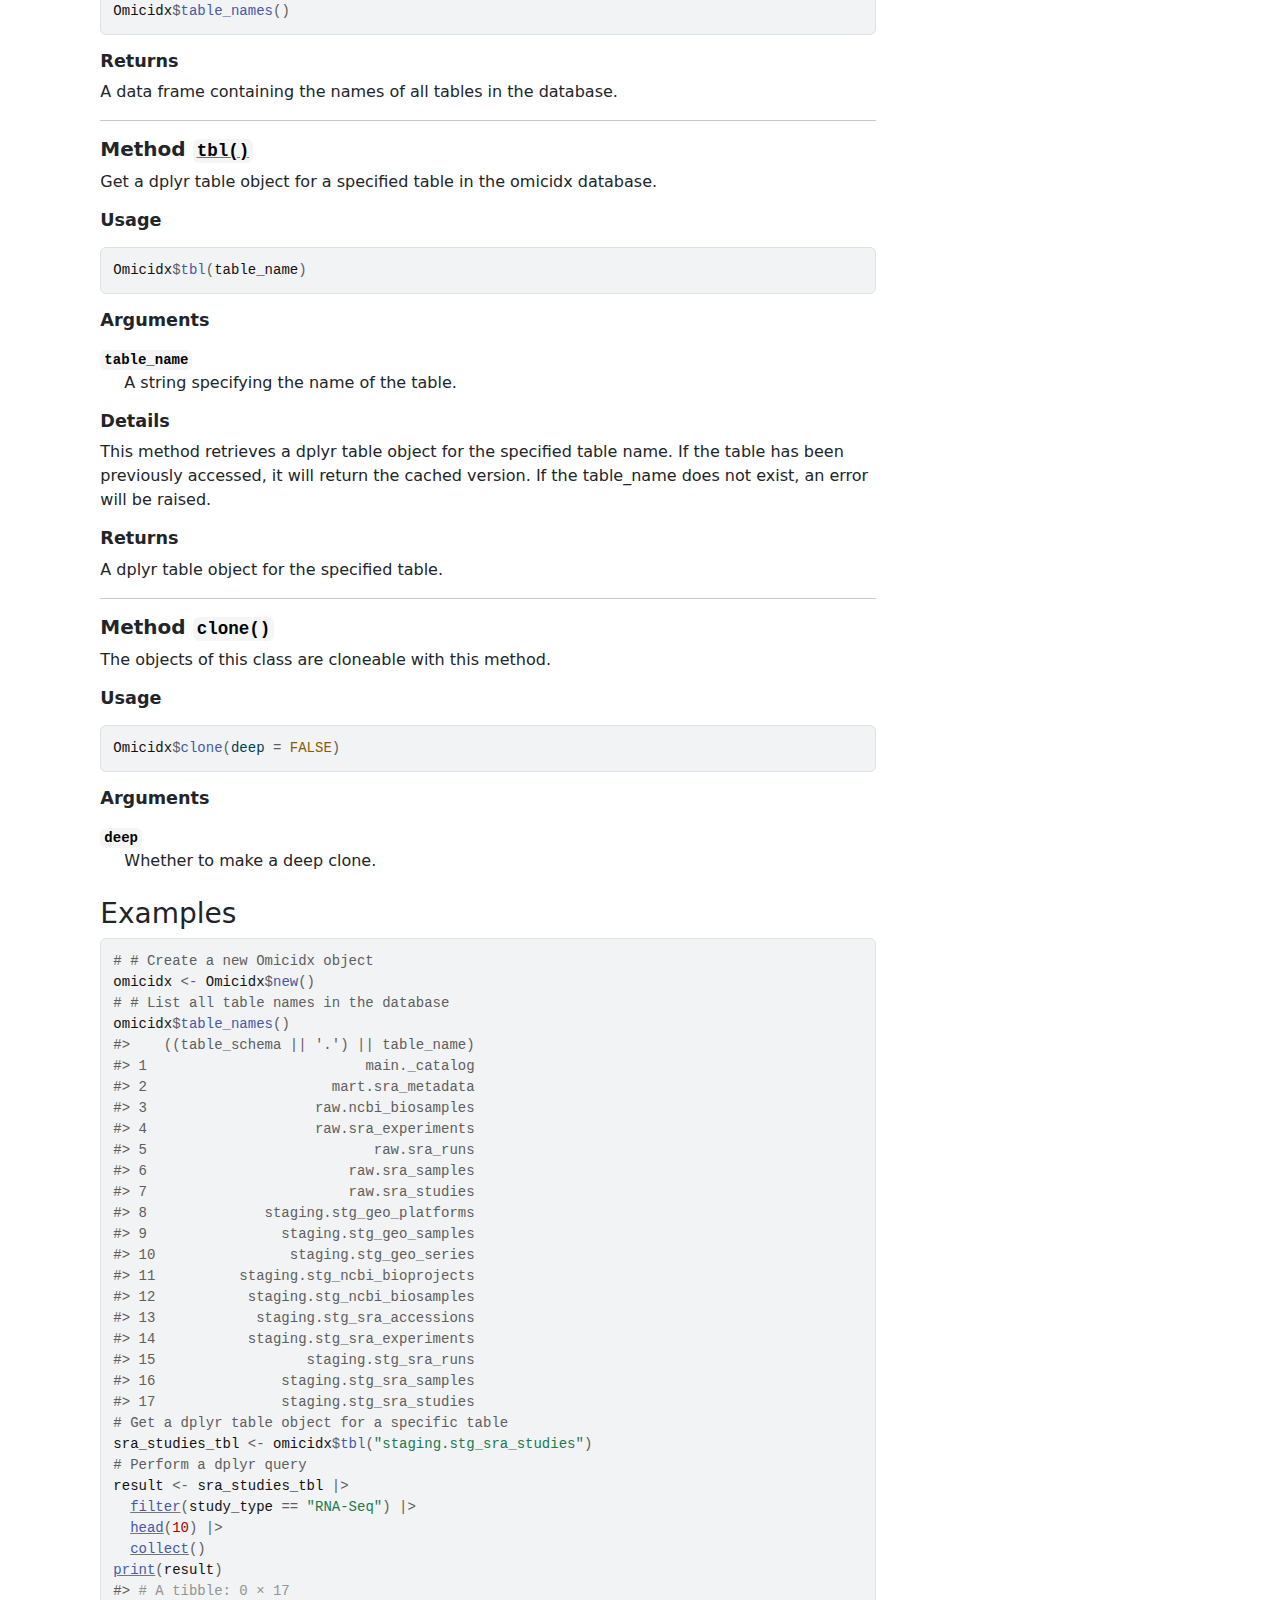
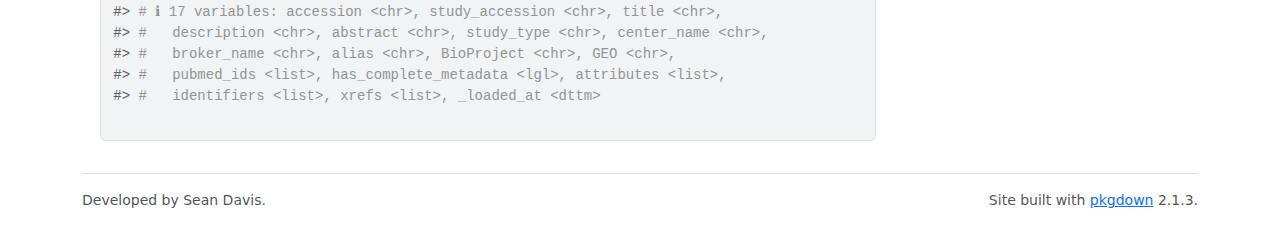
<file: reference/Omicidx.html>
<!DOCTYPE html>
<!-- Generated by pkgdown: do not edit by hand --><html lang="en"><head><meta http-equiv="Content-Type" content="text/html; charset=UTF-8"><meta charset="utf-8"><meta http-equiv="X-UA-Compatible" content="IE=edge"><meta name="viewport" content="width=device-width, initial-scale=1, shrink-to-fit=no"><title>R6 Class for Omicidx Database Interaction — Omicidx • romicidx</title><script src="../deps/jquery-3.6.0/jquery-3.6.0.min.js"></script><meta name="viewport" content="width=device-width, initial-scale=1, shrink-to-fit=no"><link href="../deps/bootstrap-5.3.1/bootstrap.min.css" rel="stylesheet"><script src="../deps/bootstrap-5.3.1/bootstrap.bundle.min.js"></script><link href="../deps/font-awesome-6.5.2/css/all.min.css" rel="stylesheet"><link href="../deps/font-awesome-6.5.2/css/v4-shims.min.css" rel="stylesheet"><script src="../deps/headroom-0.11.0/headroom.min.js"></script><script src="../deps/headroom-0.11.0/jQuery.headroom.min.js"></script><script src="../deps/bootstrap-toc-1.0.1/bootstrap-toc.min.js"></script><script src="../deps/clipboard.js-2.0.11/clipboard.min.js"></script><script src="../deps/search-1.0.0/autocomplete.jquery.min.js"></script><script src="../deps/search-1.0.0/fuse.min.js"></script><script src="../deps/search-1.0.0/mark.min.js"></script><!-- pkgdown --><script src="../pkgdown.js"></script><meta property="og:title" content="R6 Class for Omicidx Database Interaction — Omicidx"><meta name="description" content="The `Omicidx` R6 class provides an interface for interacting with the omicidx database."><meta property="og:description" content="The `Omicidx` R6 class provides an interface for interacting with the omicidx database."><!-- Google tag (gtag.js) --><script async src="https://www.googletagmanager.com/gtag/js?id=G-EWN5JN9XKZ"></script><script>
  window.dataLayer = window.dataLayer || [];
  function gtag(){dataLayer.push(arguments);}
  gtag('js', new Date());

  gtag('config', 'G-EWN5JN9XKZ');
</script></head><body>
    <a href="#main" class="visually-hidden-focusable">Skip to contents</a>


    <nav class="navbar navbar-expand-lg fixed-top bg-primary" data-bs-theme="dark" aria-label="Site navigation"><div class="container">

    <a class="navbar-brand me-2" href="../index.html">romicidx</a>

    <small class="nav-text text-muted me-auto" data-bs-toggle="tooltip" data-bs-placement="bottom" title="">0.2.1</small>


    <button class="navbar-toggler" type="button" data-bs-toggle="collapse" data-bs-target="#navbar" aria-controls="navbar" aria-expanded="false" aria-label="Toggle navigation">
      <span class="navbar-toggler-icon"></span>
    </button>

    <div id="navbar" class="collapse navbar-collapse ms-3">
      <ul class="navbar-nav me-auto"><li class="active nav-item"><a class="nav-link" href="../reference/index.html">Reference</a></li>
<li class="nav-item dropdown">
  <button class="nav-link dropdown-toggle" type="button" id="dropdown-articles" data-bs-toggle="dropdown" aria-expanded="false" aria-haspopup="true">Articles</button>
  <ul class="dropdown-menu" aria-labelledby="dropdown-articles"><li><a class="dropdown-item" href="../articles/omicidx.html">Getting Started</a></li>
  </ul></li>
      </ul><ul class="navbar-nav"><li class="nav-item"><form class="form-inline" role="search">
 <input class="form-control" type="search" name="search-input" id="search-input" autocomplete="off" aria-label="Search site" placeholder="Search for" data-search-index="../search.json"></form></li>
<li class="nav-item"><a class="external-link nav-link" href="https://github.com/seandavi/romicidx/" aria-label="GitHub"><span class="fa fab fa-github fa-lg"></span></a></li>
      </ul></div>


  </div>
</nav><div class="container template-reference-topic">
<div class="row">
  <main id="main" class="col-md-9"><div class="page-header">

      <h1>R6 Class for Omicidx Database Interaction</h1>
      <small class="dont-index">Source: <a href="https://github.com/seandavi/romicidx/blob/main/R/classes.R" class="external-link"><code>R/classes.R</code></a></small>
      <div class="d-none name"><code>Omicidx.Rd</code></div>
    </div>

    <div class="ref-description section level2">
    <p>The `Omicidx` R6 class provides an interface for interacting with the omicidx database.</p>
    </div>


    <div class="section level2">
    <h2 id="public-fields">Public fields<a class="anchor" aria-label="anchor" href="#public-fields"></a></h2>
    <p></p><div class="r6-fields"><dl><dt><code>connection</code></dt>
<dd><p>A DBI connection object to the omicidx database.</p></dd>


<dt><code>.dplyr_tbls</code></dt>
<dd><p>A list to cache dplyr table objects.</p></dd>


</dl><p></p></div>
    </div>
    <div class="section level2">
    <h2 id="methods">Methods<a class="anchor" aria-label="anchor" href="#methods"></a></h2>

<div class="section">
<h3 id="public-methods">Public methods<a class="anchor" aria-label="anchor" href="#public-methods"></a></h3>

<ul><li><p><a href="#method-Omicidx-new"><code>Omicidx$new()</code></a></p></li>
<li><p><a href="#method-Omicidx-sql"><code>Omicidx$sql()</code></a></p></li>
<li><p><a href="#method-Omicidx-table_names"><code>Omicidx$table_names()</code></a></p></li>
<li><p><a href="#method-Omicidx-tbl"><code>Omicidx$tbl()</code></a></p></li>
<li><p><a href="#method-Omicidx-clone"><code>Omicidx$clone()</code></a></p></li>
</ul></div><p></p><hr><a id="method-Omicidx-new"></a><div class="section">
<h3 id="method-new-">Method <code>new()</code><a class="anchor" aria-label="anchor" href="#method-new-"></a></h3>
<p>Create a new `Omicidx` object</p><div class="section">
<h4 id="usage">Usage<a class="anchor" aria-label="anchor" href="#usage"></a></h4>
<p></p><div class="r"><div class="sourceCode"><pre><code><span><span class="va"><a href="../reference/Omicidx.html">Omicidx</a></span><span class="op">$</span><span class="fu">new</span><span class="op">(</span>con <span class="op">=</span> <span class="cn">NULL</span><span class="op">)</span></span></code></pre></div><p></p></div>
</div>

<div class="section">
<h4 id="arguments">Arguments<a class="anchor" aria-label="anchor" href="#arguments"></a></h4>
<p></p><div class="arguments"><dl><dt><code>con</code></dt>
<dd><p>An optional DBI connection object. If NULL, a new connection will be created.</p></dd>


</dl><p></p></div>
</div>
<div class="section">
<h4 id="returns">Returns<a class="anchor" aria-label="anchor" href="#returns"></a></h4>
<p>A new `Omicidx` object.</p>
</div>

</div><p></p><hr><a id="method-Omicidx-sql"></a><div class="section">
<h3 id="method-sql-">Method <code><a href="https://dplyr.tidyverse.org/reference/sql.html" class="external-link">sql()</a></code><a class="anchor" aria-label="anchor" href="#method-sql-"></a></h3>
<p>Execute a SQL query on the omicidx database.</p><div class="section">
<h4 id="usage-1">Usage<a class="anchor" aria-label="anchor" href="#usage-1"></a></h4>
<p></p><div class="r"><div class="sourceCode"><pre><code><span><span class="va">Omicidx</span><span class="op">$</span><span class="fu">sql</span><span class="op">(</span><span class="va">query</span><span class="op">)</span></span></code></pre></div><p></p></div>
</div>

<div class="section">
<h4 id="arguments-1">Arguments<a class="anchor" aria-label="anchor" href="#arguments-1"></a></h4>
<p></p><div class="arguments"><dl><dt><code>query</code></dt>
<dd><p>A string containing the SQL query to execute.</p></dd>


</dl><p></p></div>
</div>
<div class="section">
<h4 id="returns-1">Returns<a class="anchor" aria-label="anchor" href="#returns-1"></a></h4>
<p>A data frame containing the results of the query.</p>
</div>

</div><p></p><hr><a id="method-Omicidx-table_names"></a><div class="section">
<h3 id="method-table-names-">Method <code>table_names()</code><a class="anchor" aria-label="anchor" href="#method-table-names-"></a></h3>
<p>List all table names in the omicidx database.</p><div class="section">
<h4 id="usage-2">Usage<a class="anchor" aria-label="anchor" href="#usage-2"></a></h4>
<p></p><div class="r"><div class="sourceCode"><pre><code><span><span class="va">Omicidx</span><span class="op">$</span><span class="fu">table_names</span><span class="op">(</span><span class="op">)</span></span></code></pre></div><p></p></div>
</div>

<div class="section">
<h4 id="returns-2">Returns<a class="anchor" aria-label="anchor" href="#returns-2"></a></h4>
<p>A data frame containing the names of all tables in the database.</p>
</div>

</div><p></p><hr><a id="method-Omicidx-tbl"></a><div class="section">
<h3 id="method-tbl-">Method <code><a href="https://dplyr.tidyverse.org/reference/tbl.html" class="external-link">tbl()</a></code><a class="anchor" aria-label="anchor" href="#method-tbl-"></a></h3>
<p>Get a dplyr table object for a specified table in the omicidx database.</p><div class="section">
<h4 id="usage-3">Usage<a class="anchor" aria-label="anchor" href="#usage-3"></a></h4>
<p></p><div class="r"><div class="sourceCode"><pre><code><span><span class="va">Omicidx</span><span class="op">$</span><span class="fu">tbl</span><span class="op">(</span><span class="va">table_name</span><span class="op">)</span></span></code></pre></div><p></p></div>
</div>

<div class="section">
<h4 id="arguments-2">Arguments<a class="anchor" aria-label="anchor" href="#arguments-2"></a></h4>
<p></p><div class="arguments"><dl><dt><code>table_name</code></dt>
<dd><p>A string specifying the name of the table.</p></dd>


</dl><p></p></div>
</div>
<div class="section">
<h4 id="details">Details<a class="anchor" aria-label="anchor" href="#details"></a></h4>
<p>This method retrieves a dplyr table object for the specified table name.
If the table has been previously accessed, it will return the cached version.
If the table_name does not exist, an error will be raised.</p>
</div>

<div class="section">
<h4 id="returns-3">Returns<a class="anchor" aria-label="anchor" href="#returns-3"></a></h4>
<p>A dplyr table object for the specified table.</p>
</div>

</div><p></p><hr><a id="method-Omicidx-clone"></a><div class="section">
<h3 id="method-clone-">Method <code>clone()</code><a class="anchor" aria-label="anchor" href="#method-clone-"></a></h3>
<p>The objects of this class are cloneable with this method.</p><div class="section">
<h4 id="usage-4">Usage<a class="anchor" aria-label="anchor" href="#usage-4"></a></h4>
<p></p><div class="r"><div class="sourceCode"><pre><code><span><span class="va">Omicidx</span><span class="op">$</span><span class="fu">clone</span><span class="op">(</span>deep <span class="op">=</span> <span class="cn">FALSE</span><span class="op">)</span></span></code></pre></div><p></p></div>
</div>

<div class="section">
<h4 id="arguments-3">Arguments<a class="anchor" aria-label="anchor" href="#arguments-3"></a></h4>
<p></p><div class="arguments"><dl><dt><code>deep</code></dt>
<dd><p>Whether to make a deep clone.</p></dd>


</dl><p></p></div>
</div>

</div>

    </div>

    <div class="section level2">
    <h2 id="ref-examples">Examples<a class="anchor" aria-label="anchor" href="#ref-examples"></a></h2>
    <div class="sourceCode"><pre class="sourceCode r"><code><span class="r-in"><span><span class="co"># # Create a new Omicidx object</span></span></span>
<span class="r-in"><span><span class="va">omicidx</span> <span class="op">&lt;-</span> <span class="va">Omicidx</span><span class="op">$</span><span class="fu">new</span><span class="op">(</span><span class="op">)</span></span></span>
<span class="r-in"><span><span class="co"># # List all table names in the database</span></span></span>
<span class="r-in"><span><span class="va">omicidx</span><span class="op">$</span><span class="fu">table_names</span><span class="op">(</span><span class="op">)</span></span></span>
<span class="r-out co"><span class="r-pr">#&gt;</span>    ((table_schema || '.') || table_name)</span>
<span class="r-out co"><span class="r-pr">#&gt;</span> 1                          main._catalog</span>
<span class="r-out co"><span class="r-pr">#&gt;</span> 2                      mart.sra_metadata</span>
<span class="r-out co"><span class="r-pr">#&gt;</span> 3                    raw.ncbi_biosamples</span>
<span class="r-out co"><span class="r-pr">#&gt;</span> 4                    raw.sra_experiments</span>
<span class="r-out co"><span class="r-pr">#&gt;</span> 5                           raw.sra_runs</span>
<span class="r-out co"><span class="r-pr">#&gt;</span> 6                        raw.sra_samples</span>
<span class="r-out co"><span class="r-pr">#&gt;</span> 7                        raw.sra_studies</span>
<span class="r-out co"><span class="r-pr">#&gt;</span> 8              staging.stg_geo_platforms</span>
<span class="r-out co"><span class="r-pr">#&gt;</span> 9                staging.stg_geo_samples</span>
<span class="r-out co"><span class="r-pr">#&gt;</span> 10                staging.stg_geo_series</span>
<span class="r-out co"><span class="r-pr">#&gt;</span> 11          staging.stg_ncbi_bioprojects</span>
<span class="r-out co"><span class="r-pr">#&gt;</span> 12           staging.stg_ncbi_biosamples</span>
<span class="r-out co"><span class="r-pr">#&gt;</span> 13            staging.stg_sra_accessions</span>
<span class="r-out co"><span class="r-pr">#&gt;</span> 14           staging.stg_sra_experiments</span>
<span class="r-out co"><span class="r-pr">#&gt;</span> 15                  staging.stg_sra_runs</span>
<span class="r-out co"><span class="r-pr">#&gt;</span> 16               staging.stg_sra_samples</span>
<span class="r-out co"><span class="r-pr">#&gt;</span> 17               staging.stg_sra_studies</span>
<span class="r-in"><span><span class="co"># Get a dplyr table object for a specific table</span></span></span>
<span class="r-in"><span><span class="va">sra_studies_tbl</span> <span class="op">&lt;-</span> <span class="va">omicidx</span><span class="op">$</span><span class="fu">tbl</span><span class="op">(</span><span class="st">"staging.stg_sra_studies"</span><span class="op">)</span></span></span>
<span class="r-in"><span><span class="co"># Perform a dplyr query</span></span></span>
<span class="r-in"><span><span class="va">result</span> <span class="op">&lt;-</span> <span class="va">sra_studies_tbl</span> <span class="op">|&gt;</span></span></span>
<span class="r-in"><span>  <span class="fu"><a href="https://dplyr.tidyverse.org/reference/filter.html" class="external-link">filter</a></span><span class="op">(</span><span class="va">study_type</span> <span class="op">==</span> <span class="st">"RNA-Seq"</span><span class="op">)</span> <span class="op">|&gt;</span></span></span>
<span class="r-in"><span>  <span class="fu"><a href="https://rdrr.io/r/utils/head.html" class="external-link">head</a></span><span class="op">(</span><span class="fl">10</span><span class="op">)</span> <span class="op">|&gt;</span></span></span>
<span class="r-in"><span>  <span class="fu"><a href="https://dplyr.tidyverse.org/reference/compute.html" class="external-link">collect</a></span><span class="op">(</span><span class="op">)</span></span></span>
<span class="r-in"><span><span class="fu"><a href="https://rdrr.io/r/base/print.html" class="external-link">print</a></span><span class="op">(</span><span class="va">result</span><span class="op">)</span></span></span>
<span class="r-out co"><span class="r-pr">#&gt;</span> <span style="color: #949494;"># A tibble: 0 × 17</span></span>
<span class="r-out co"><span class="r-pr">#&gt;</span> <span style="color: #949494;"># ℹ 17 variables: accession &lt;chr&gt;, study_accession &lt;chr&gt;, title &lt;chr&gt;,</span></span>
<span class="r-out co"><span class="r-pr">#&gt;</span> <span style="color: #949494;">#   description &lt;chr&gt;, abstract &lt;chr&gt;, study_type &lt;chr&gt;, center_name &lt;chr&gt;,</span></span>
<span class="r-out co"><span class="r-pr">#&gt;</span> <span style="color: #949494;">#   broker_name &lt;chr&gt;, alias &lt;chr&gt;, BioProject &lt;chr&gt;, GEO &lt;chr&gt;,</span></span>
<span class="r-out co"><span class="r-pr">#&gt;</span> <span style="color: #949494;">#   pubmed_ids &lt;list&gt;, has_complete_metadata &lt;lgl&gt;, attributes &lt;list&gt;,</span></span>
<span class="r-out co"><span class="r-pr">#&gt;</span> <span style="color: #949494;">#   identifiers &lt;list&gt;, xrefs &lt;list&gt;, _loaded_at &lt;dttm&gt;</span></span>
<span class="r-in"><span></span></span>
</code></pre></div>
    </div>
  </main><aside class="col-md-3"><nav id="toc" aria-label="Table of contents"><h2>On this page</h2>
    </nav></aside></div>


    <footer><div class="pkgdown-footer-left">
  <p>Developed by Sean Davis.</p>
</div>

<div class="pkgdown-footer-right">
  <p>Site built with <a href="https://pkgdown.r-lib.org/" class="external-link">pkgdown</a> 2.1.3.</p>
</div>

    </footer></div>





  </body></html>
</file>
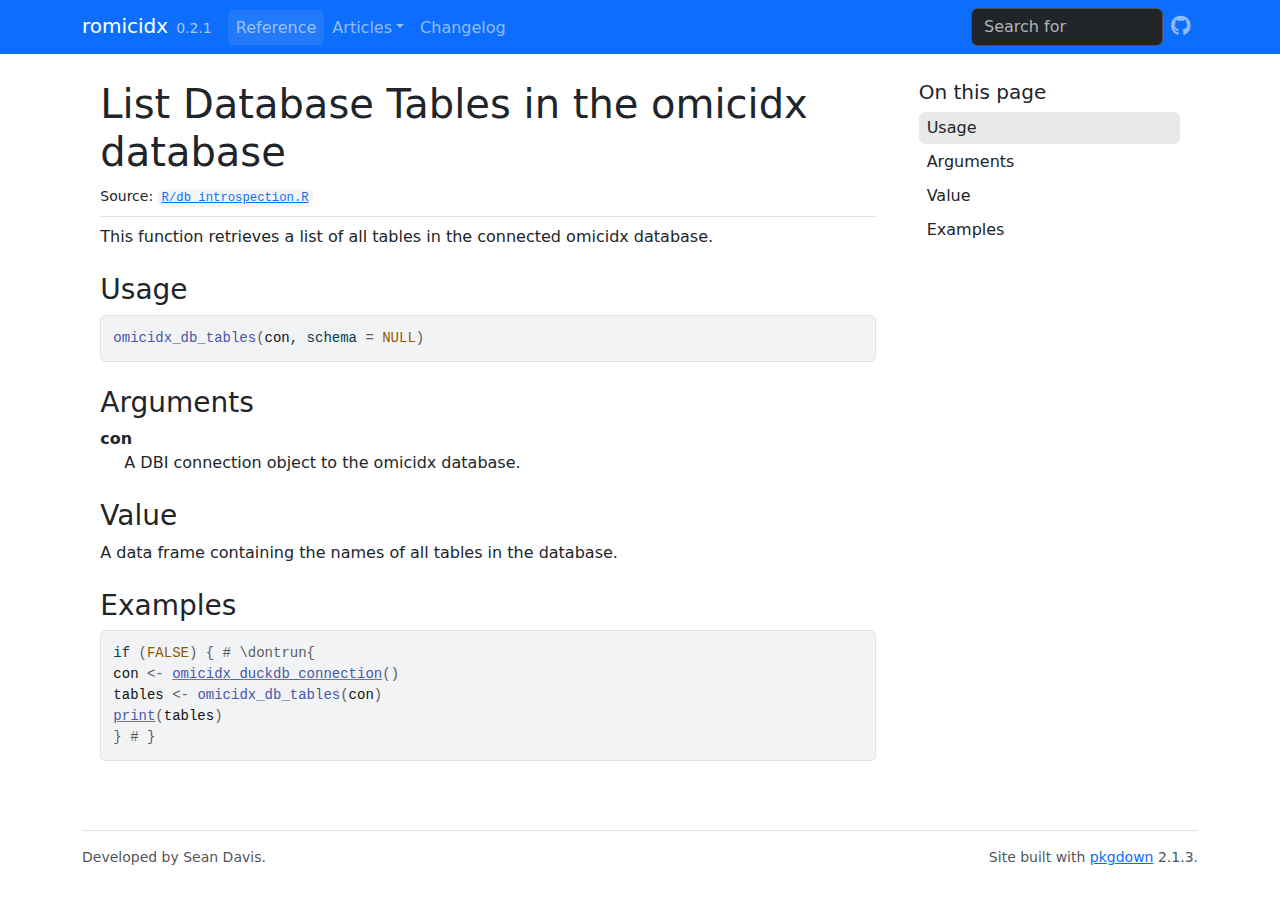
<file: reference/omicidx_db_tables.html>
<!DOCTYPE html>
<!-- Generated by pkgdown: do not edit by hand --><html lang="en"><head><meta http-equiv="Content-Type" content="text/html; charset=UTF-8"><meta charset="utf-8"><meta http-equiv="X-UA-Compatible" content="IE=edge"><meta name="viewport" content="width=device-width, initial-scale=1, shrink-to-fit=no"><title>List Database Tables in the omicidx database — omicidx_db_tables • romicidx</title><script src="../deps/jquery-3.6.0/jquery-3.6.0.min.js"></script><meta name="viewport" content="width=device-width, initial-scale=1, shrink-to-fit=no"><link href="../deps/bootstrap-5.3.1/bootstrap.min.css" rel="stylesheet"><script src="../deps/bootstrap-5.3.1/bootstrap.bundle.min.js"></script><link href="../deps/font-awesome-6.5.2/css/all.min.css" rel="stylesheet"><link href="../deps/font-awesome-6.5.2/css/v4-shims.min.css" rel="stylesheet"><script src="../deps/headroom-0.11.0/headroom.min.js"></script><script src="../deps/headroom-0.11.0/jQuery.headroom.min.js"></script><script src="../deps/bootstrap-toc-1.0.1/bootstrap-toc.min.js"></script><script src="../deps/clipboard.js-2.0.11/clipboard.min.js"></script><script src="../deps/search-1.0.0/autocomplete.jquery.min.js"></script><script src="../deps/search-1.0.0/fuse.min.js"></script><script src="../deps/search-1.0.0/mark.min.js"></script><!-- pkgdown --><script src="../pkgdown.js"></script><meta property="og:title" content="List Database Tables in the omicidx database — omicidx_db_tables"><meta name="description" content="This function retrieves a list of all tables in the connected omicidx database."><meta property="og:description" content="This function retrieves a list of all tables in the connected omicidx database."><!-- Google tag (gtag.js) --><script async src="https://www.googletagmanager.com/gtag/js?id=G-EWN5JN9XKZ"></script><script>
  window.dataLayer = window.dataLayer || [];
  function gtag(){dataLayer.push(arguments);}
  gtag('js', new Date());

  gtag('config', 'G-EWN5JN9XKZ');
</script></head><body>
    <a href="#main" class="visually-hidden-focusable">Skip to contents</a>


    <nav class="navbar navbar-expand-lg fixed-top bg-primary" data-bs-theme="dark" aria-label="Site navigation"><div class="container">

    <a class="navbar-brand me-2" href="../index.html">romicidx</a>

    <small class="nav-text text-muted me-auto" data-bs-toggle="tooltip" data-bs-placement="bottom" title="">0.2.1</small>


    <button class="navbar-toggler" type="button" data-bs-toggle="collapse" data-bs-target="#navbar" aria-controls="navbar" aria-expanded="false" aria-label="Toggle navigation">
      <span class="navbar-toggler-icon"></span>
    </button>

    <div id="navbar" class="collapse navbar-collapse ms-3">
      <ul class="navbar-nav me-auto"><li class="active nav-item"><a class="nav-link" href="../reference/index.html">Reference</a></li>
<li class="nav-item dropdown">
  <button class="nav-link dropdown-toggle" type="button" id="dropdown-articles" data-bs-toggle="dropdown" aria-expanded="false" aria-haspopup="true">Articles</button>
  <ul class="dropdown-menu" aria-labelledby="dropdown-articles"><li><a class="dropdown-item" href="../articles/omicidx.html">Getting Started</a></li>
  </ul></li>
<li class="nav-item"><a class="nav-link" href="../news/index.html">Changelog</a></li>
      </ul><ul class="navbar-nav"><li class="nav-item"><form class="form-inline" role="search">
 <input class="form-control" type="search" name="search-input" id="search-input" autocomplete="off" aria-label="Search site" placeholder="Search for" data-search-index="../search.json"></form></li>
<li class="nav-item"><a class="external-link nav-link" href="https://github.com/seandavi/romicidx/" aria-label="GitHub"><span class="fa fab fa-github fa-lg"></span></a></li>
      </ul></div>


  </div>
</nav><div class="container template-reference-topic">
<div class="row">
  <main id="main" class="col-md-9"><div class="page-header">

      <h1>List Database Tables in the omicidx database</h1>
      <small class="dont-index">Source: <a href="https://github.com/seandavi/romicidx/blob/main/R/db_introspection.R" class="external-link"><code>R/db_introspection.R</code></a></small>
      <div class="d-none name"><code>omicidx_db_tables.Rd</code></div>
    </div>

    <div class="ref-description section level2">
    <p>This function retrieves a list of all tables in the connected omicidx database.</p>
    </div>

    <div class="section level2">
    <h2 id="ref-usage">Usage<a class="anchor" aria-label="anchor" href="#ref-usage"></a></h2>
    <div class="sourceCode"><pre class="sourceCode r"><code><span><span class="fu">omicidx_db_tables</span><span class="op">(</span><span class="va">con</span>, schema <span class="op">=</span> <span class="cn">NULL</span><span class="op">)</span></span></code></pre></div>
    </div>

    <div class="section level2">
    <h2 id="arguments">Arguments<a class="anchor" aria-label="anchor" href="#arguments"></a></h2>


<dl><dt id="arg-con">con<a class="anchor" aria-label="anchor" href="#arg-con"></a></dt>
<dd><p>A DBI connection object to the omicidx database.</p></dd>

</dl></div>
    <div class="section level2">
    <h2 id="value">Value<a class="anchor" aria-label="anchor" href="#value"></a></h2>
    <p>A data frame containing the names of all tables in the database.</p>
    </div>

    <div class="section level2">
    <h2 id="ref-examples">Examples<a class="anchor" aria-label="anchor" href="#ref-examples"></a></h2>
    <div class="sourceCode"><pre class="sourceCode r"><code><span class="r-in"><span><span class="kw">if</span> <span class="op">(</span><span class="cn">FALSE</span><span class="op">)</span> <span class="op">{</span> <span class="co"># \dontrun{</span></span></span>
<span class="r-in"><span><span class="va">con</span> <span class="op">&lt;-</span> <span class="fu"><a href="omicidx_duckdb_connection.html">omicidx_duckdb_connection</a></span><span class="op">(</span><span class="op">)</span></span></span>
<span class="r-in"><span><span class="va">tables</span> <span class="op">&lt;-</span> <span class="fu">omicidx_db_tables</span><span class="op">(</span><span class="va">con</span><span class="op">)</span></span></span>
<span class="r-in"><span><span class="fu"><a href="https://rdrr.io/r/base/print.html" class="external-link">print</a></span><span class="op">(</span><span class="va">tables</span><span class="op">)</span></span></span>
<span class="r-in"><span><span class="op">}</span> <span class="co"># }</span></span></span>
</code></pre></div>
    </div>
  </main><aside class="col-md-3"><nav id="toc" aria-label="Table of contents"><h2>On this page</h2>
    </nav></aside></div>


    <footer><div class="pkgdown-footer-left">
  <p>Developed by Sean Davis.</p>
</div>

<div class="pkgdown-footer-right">
  <p>Site built with <a href="https://pkgdown.r-lib.org/" class="external-link">pkgdown</a> 2.1.3.</p>
</div>

    </footer></div>





  </body></html>
</file>
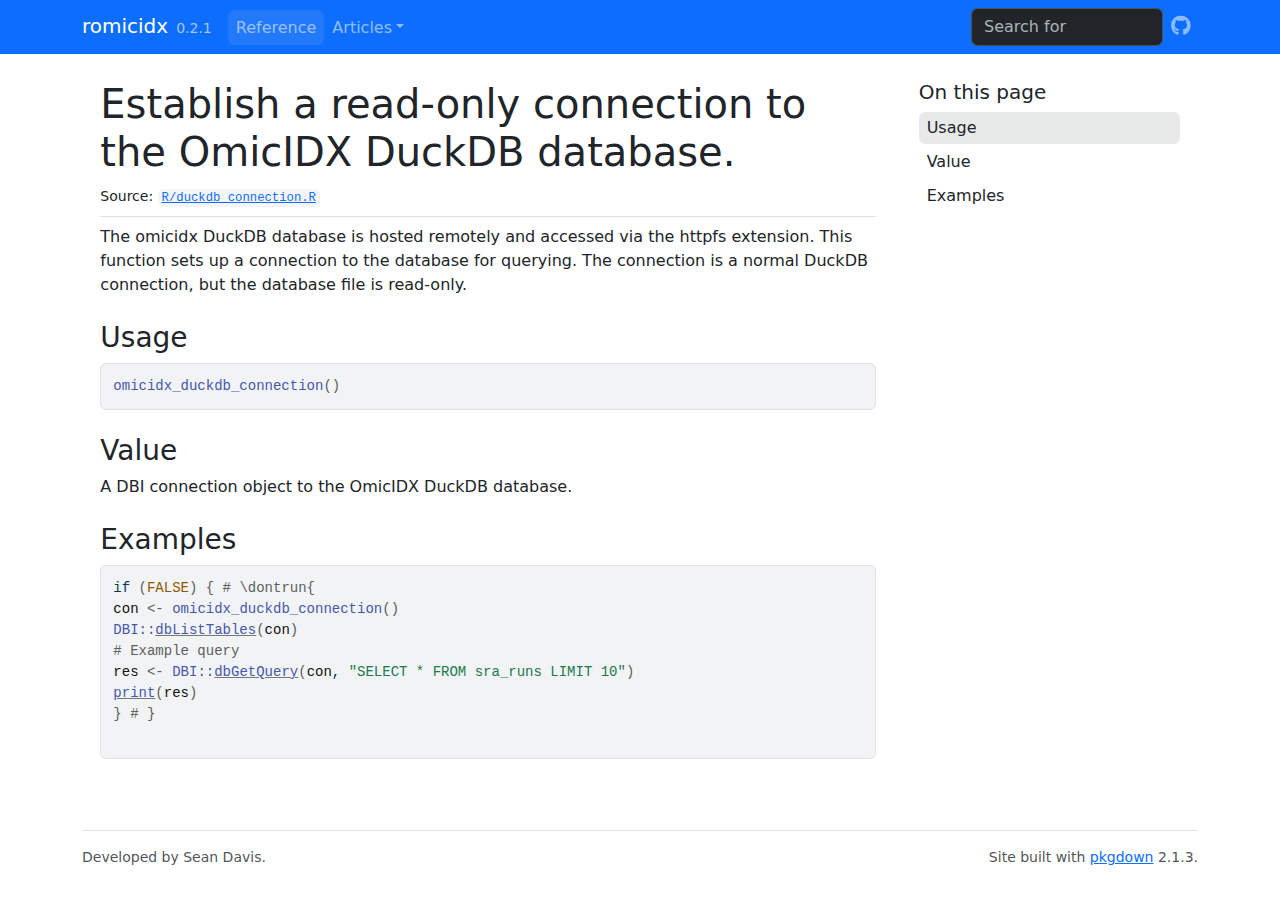
<file: reference/omicidx_duckdb_connection.html>
<!DOCTYPE html>
<!-- Generated by pkgdown: do not edit by hand --><html lang="en"><head><meta http-equiv="Content-Type" content="text/html; charset=UTF-8"><meta charset="utf-8"><meta http-equiv="X-UA-Compatible" content="IE=edge"><meta name="viewport" content="width=device-width, initial-scale=1, shrink-to-fit=no"><title>Establish a read-only connection to the OmicIDX DuckDB database. — omicidx_duckdb_connection • romicidx</title><script src="../deps/jquery-3.6.0/jquery-3.6.0.min.js"></script><meta name="viewport" content="width=device-width, initial-scale=1, shrink-to-fit=no"><link href="../deps/bootstrap-5.3.1/bootstrap.min.css" rel="stylesheet"><script src="../deps/bootstrap-5.3.1/bootstrap.bundle.min.js"></script><link href="../deps/font-awesome-6.5.2/css/all.min.css" rel="stylesheet"><link href="../deps/font-awesome-6.5.2/css/v4-shims.min.css" rel="stylesheet"><script src="../deps/headroom-0.11.0/headroom.min.js"></script><script src="../deps/headroom-0.11.0/jQuery.headroom.min.js"></script><script src="../deps/bootstrap-toc-1.0.1/bootstrap-toc.min.js"></script><script src="../deps/clipboard.js-2.0.11/clipboard.min.js"></script><script src="../deps/search-1.0.0/autocomplete.jquery.min.js"></script><script src="../deps/search-1.0.0/fuse.min.js"></script><script src="../deps/search-1.0.0/mark.min.js"></script><!-- pkgdown --><script src="../pkgdown.js"></script><meta property="og:title" content="Establish a read-only connection to the OmicIDX DuckDB database. — omicidx_duckdb_connection"><meta name="description" content="The omicidx DuckDB database is hosted remotely and accessed via the httpfs extension.
This function sets up a connection to the database for querying. The connection
is a normal DuckDB connection, but the database file is read-only."><meta property="og:description" content="The omicidx DuckDB database is hosted remotely and accessed via the httpfs extension.
This function sets up a connection to the database for querying. The connection
is a normal DuckDB connection, but the database file is read-only."><!-- Google tag (gtag.js) --><script async src="https://www.googletagmanager.com/gtag/js?id=G-EWN5JN9XKZ"></script><script>
  window.dataLayer = window.dataLayer || [];
  function gtag(){dataLayer.push(arguments);}
  gtag('js', new Date());

  gtag('config', 'G-EWN5JN9XKZ');
</script></head><body>
    <a href="#main" class="visually-hidden-focusable">Skip to contents</a>


    <nav class="navbar navbar-expand-lg fixed-top bg-primary" data-bs-theme="dark" aria-label="Site navigation"><div class="container">

    <a class="navbar-brand me-2" href="../index.html">romicidx</a>

    <small class="nav-text text-muted me-auto" data-bs-toggle="tooltip" data-bs-placement="bottom" title="">0.2.1</small>


    <button class="navbar-toggler" type="button" data-bs-toggle="collapse" data-bs-target="#navbar" aria-controls="navbar" aria-expanded="false" aria-label="Toggle navigation">
      <span class="navbar-toggler-icon"></span>
    </button>

    <div id="navbar" class="collapse navbar-collapse ms-3">
      <ul class="navbar-nav me-auto"><li class="active nav-item"><a class="nav-link" href="../reference/index.html">Reference</a></li>
<li class="nav-item dropdown">
  <button class="nav-link dropdown-toggle" type="button" id="dropdown-articles" data-bs-toggle="dropdown" aria-expanded="false" aria-haspopup="true">Articles</button>
  <ul class="dropdown-menu" aria-labelledby="dropdown-articles"><li><a class="dropdown-item" href="../articles/omicidx.html">Getting Started</a></li>
  </ul></li>
      </ul><ul class="navbar-nav"><li class="nav-item"><form class="form-inline" role="search">
 <input class="form-control" type="search" name="search-input" id="search-input" autocomplete="off" aria-label="Search site" placeholder="Search for" data-search-index="../search.json"></form></li>
<li class="nav-item"><a class="external-link nav-link" href="https://github.com/seandavi/romicidx/" aria-label="GitHub"><span class="fa fab fa-github fa-lg"></span></a></li>
      </ul></div>


  </div>
</nav><div class="container template-reference-topic">
<div class="row">
  <main id="main" class="col-md-9"><div class="page-header">

      <h1>Establish a read-only connection to the OmicIDX DuckDB database.</h1>
      <small class="dont-index">Source: <a href="https://github.com/seandavi/romicidx/blob/main/R/duckdb_connection.R" class="external-link"><code>R/duckdb_connection.R</code></a></small>
      <div class="d-none name"><code>omicidx_duckdb_connection.Rd</code></div>
    </div>

    <div class="ref-description section level2">
    <p>The omicidx DuckDB database is hosted remotely and accessed via the httpfs extension.
This function sets up a connection to the database for querying. The connection
is a normal DuckDB connection, but the database file is read-only.</p>
    </div>

    <div class="section level2">
    <h2 id="ref-usage">Usage<a class="anchor" aria-label="anchor" href="#ref-usage"></a></h2>
    <div class="sourceCode"><pre class="sourceCode r"><code><span><span class="fu">omicidx_duckdb_connection</span><span class="op">(</span><span class="op">)</span></span></code></pre></div>
    </div>

    <div class="section level2">
    <h2 id="value">Value<a class="anchor" aria-label="anchor" href="#value"></a></h2>
    <p>A DBI connection object to the OmicIDX DuckDB database.</p>
    </div>

    <div class="section level2">
    <h2 id="ref-examples">Examples<a class="anchor" aria-label="anchor" href="#ref-examples"></a></h2>
    <div class="sourceCode"><pre class="sourceCode r"><code><span class="r-in"><span><span class="kw">if</span> <span class="op">(</span><span class="cn">FALSE</span><span class="op">)</span> <span class="op">{</span> <span class="co"># \dontrun{</span></span></span>
<span class="r-in"><span><span class="va">con</span> <span class="op">&lt;-</span> <span class="fu">omicidx_duckdb_connection</span><span class="op">(</span><span class="op">)</span></span></span>
<span class="r-in"><span><span class="fu">DBI</span><span class="fu">::</span><span class="fu"><a href="https://dbi.r-dbi.org/reference/dbListTables.html" class="external-link">dbListTables</a></span><span class="op">(</span><span class="va">con</span><span class="op">)</span></span></span>
<span class="r-in"><span><span class="co"># Example query</span></span></span>
<span class="r-in"><span><span class="va">res</span> <span class="op">&lt;-</span> <span class="fu">DBI</span><span class="fu">::</span><span class="fu"><a href="https://dbi.r-dbi.org/reference/dbGetQuery.html" class="external-link">dbGetQuery</a></span><span class="op">(</span><span class="va">con</span>, <span class="st">"SELECT * FROM sra_runs LIMIT 10"</span><span class="op">)</span></span></span>
<span class="r-in"><span><span class="fu"><a href="https://rdrr.io/r/base/print.html" class="external-link">print</a></span><span class="op">(</span><span class="va">res</span><span class="op">)</span></span></span>
<span class="r-in"><span><span class="op">}</span> <span class="co"># }</span></span></span>
<span class="r-in"><span></span></span>
</code></pre></div>
    </div>
  </main><aside class="col-md-3"><nav id="toc" aria-label="Table of contents"><h2>On this page</h2>
    </nav></aside></div>


    <footer><div class="pkgdown-footer-left">
  <p>Developed by Sean Davis.</p>
</div>

<div class="pkgdown-footer-right">
  <p>Site built with <a href="https://pkgdown.r-lib.org/" class="external-link">pkgdown</a> 2.1.3.</p>
</div>

    </footer></div>





  </body></html>
</file>
<file: articles/omicidx_files/libs/quarto-html/tippy.css>
.tippy-box[data-animation=fade][data-state=hidden]{opacity:0}[data-tippy-root]{max-width:calc(100vw - 10px)}.tippy-box{position:relative;background-color:#333;color:#fff;border-radius:4px;font-size:14px;line-height:1.4;white-space:normal;outline:0;transition-property:transform,visibility,opacity}.tippy-box[data-placement^=top]>.tippy-arrow{bottom:0}.tippy-box[data-placement^=top]>.tippy-arrow:before{bottom:-7px;left:0;border-width:8px 8px 0;border-top-color:initial;transform-origin:center top}.tippy-box[data-placement^=bottom]>.tippy-arrow{top:0}.tippy-box[data-placement^=bottom]>.tippy-arrow:before{top:-7px;left:0;border-width:0 8px 8px;border-bottom-color:initial;transform-origin:center bottom}.tippy-box[data-placement^=left]>.tippy-arrow{right:0}.tippy-box[data-placement^=left]>.tippy-arrow:before{border-width:8px 0 8px 8px;border-left-color:initial;right:-7px;transform-origin:center left}.tippy-box[data-placement^=right]>.tippy-arrow{left:0}.tippy-box[data-placement^=right]>.tippy-arrow:before{left:-7px;border-width:8px 8px 8px 0;border-right-color:initial;transform-origin:center right}.tippy-box[data-inertia][data-state=visible]{transition-timing-function:cubic-bezier(.54,1.5,.38,1.11)}.tippy-arrow{width:16px;height:16px;color:#333}.tippy-arrow:before{content:"";position:absolute;border-color:transparent;border-style:solid}.tippy-content{position:relative;padding:5px 9px;z-index:1}
</file>
<file: articles/omicidx_files/libs/quarto-html/light-border.css>
.tippy-box[data-theme~=light-border]{background-color:#fff;background-clip:padding-box;border:1px solid rgba(0,8,16,.15);color:#333;box-shadow:0 4px 14px -2px rgba(0,8,16,.08)}.tippy-box[data-theme~=light-border]>.tippy-backdrop{background-color:#fff}.tippy-box[data-theme~=light-border]>.tippy-arrow:after,.tippy-box[data-theme~=light-border]>.tippy-svg-arrow:after{content:"";position:absolute;z-index:-1}.tippy-box[data-theme~=light-border]>.tippy-arrow:after{border-color:transparent;border-style:solid}.tippy-box[data-theme~=light-border][data-placement^=top]>.tippy-arrow:before{border-top-color:#fff}.tippy-box[data-theme~=light-border][data-placement^=top]>.tippy-arrow:after{border-top-color:rgba(0,8,16,.2);border-width:7px 7px 0;top:17px;left:1px}.tippy-box[data-theme~=light-border][data-placement^=top]>.tippy-svg-arrow>svg{top:16px}.tippy-box[data-theme~=light-border][data-placement^=top]>.tippy-svg-arrow:after{top:17px}.tippy-box[data-theme~=light-border][data-placement^=bottom]>.tippy-arrow:before{border-bottom-color:#fff;bottom:16px}.tippy-box[data-theme~=light-border][data-placement^=bottom]>.tippy-arrow:after{border-bottom-color:rgba(0,8,16,.2);border-width:0 7px 7px;bottom:17px;left:1px}.tippy-box[data-theme~=light-border][data-placement^=bottom]>.tippy-svg-arrow>svg{bottom:16px}.tippy-box[data-theme~=light-border][data-placement^=bottom]>.tippy-svg-arrow:after{bottom:17px}.tippy-box[data-theme~=light-border][data-placement^=left]>.tippy-arrow:before{border-left-color:#fff}.tippy-box[data-theme~=light-border][data-placement^=left]>.tippy-arrow:after{border-left-color:rgba(0,8,16,.2);border-width:7px 0 7px 7px;left:17px;top:1px}.tippy-box[data-theme~=light-border][data-placement^=left]>.tippy-svg-arrow>svg{left:11px}.tippy-box[data-theme~=light-border][data-placement^=left]>.tippy-svg-arrow:after{left:12px}.tippy-box[data-theme~=light-border][data-placement^=right]>.tippy-arrow:before{border-right-color:#fff;right:16px}.tippy-box[data-theme~=light-border][data-placement^=right]>.tippy-arrow:after{border-width:7px 7px 7px 0;right:17px;top:1px;border-right-color:rgba(0,8,16,.2)}.tippy-box[data-theme~=light-border][data-placement^=right]>.tippy-svg-arrow>svg{right:11px}.tippy-box[data-theme~=light-border][data-placement^=right]>.tippy-svg-arrow:after{right:12px}.tippy-box[data-theme~=light-border]>.tippy-svg-arrow{fill:#fff}.tippy-box[data-theme~=light-border]>.tippy-svg-arrow:after{background-image:url([data-uri]);background-size:16px 6px;width:16px;height:6px}
</file>
<file: deps/font-awesome-6.5.2/css/v4-shims.min.css>
/*!
 * Font Awesome Free 6.5.2 by @fontawesome - https://fontawesome.com
 * License - https://fontawesome.com/license/free (Icons: CC BY 4.0, Fonts: SIL OFL 1.1, Code: MIT License)
 * Copyright 2024 Fonticons, Inc.
 */
.fa.fa-glass:before{content:"\f000"}.fa.fa-envelope-o{font-family:"Font Awesome 6 Free";font-weight:400}.fa.fa-envelope-o:before{content:"\f0e0"}.fa.fa-star-o{font-family:"Font Awesome 6 Free";font-weight:400}.fa.fa-star-o:before{content:"\f005"}.fa.fa-close:before,.fa.fa-remove:before{content:"\f00d"}.fa.fa-gear:before{content:"\f013"}.fa.fa-trash-o{font-family:"Font Awesome 6 Free";font-weight:400}.fa.fa-trash-o:before{content:"\f2ed"}.fa.fa-home:before{content:"\f015"}.fa.fa-file-o{font-family:"Font Awesome 6 Free";font-weight:400}.fa.fa-file-o:before{content:"\f15b"}.fa.fa-clock-o{font-family:"Font Awesome 6 Free";font-weight:400}.fa.fa-clock-o:before{content:"\f017"}.fa.fa-arrow-circle-o-down{font-family:"Font Awesome 6 Free";font-weight:400}.fa.fa-arrow-circle-o-down:before{content:"\f358"}.fa.fa-arrow-circle-o-up{font-family:"Font Awesome 6 Free";font-weight:400}.fa.fa-arrow-circle-o-up:before{content:"\f35b"}.fa.fa-play-circle-o{font-family:"Font Awesome 6 Free";font-weight:400}.fa.fa-play-circle-o:before{content:"\f144"}.fa.fa-repeat:before,.fa.fa-rotate-right:before{content:"\f01e"}.fa.fa-refresh:before{content:"\f021"}.fa.fa-list-alt{font-family:"Font Awesome 6 Free";font-weight:400}.fa.fa-list-alt:before{content:"\f022"}.fa.fa-dedent:before{content:"\f03b"}.fa.fa-video-camera:before{content:"\f03d"}.fa.fa-picture-o{font-family:"Font Awesome 6 Free";font-weight:400}.fa.fa-picture-o:before{content:"\f03e"}.fa.fa-photo{font-family:"Font Awesome 6 Free";font-weight:400}.fa.fa-photo:before{content:"\f03e"}.fa.fa-image{font-family:"Font Awesome 6 Free";font-weight:400}.fa.fa-image:before{content:"\f03e"}.fa.fa-map-marker:before{content:"\f3c5"}.fa.fa-pencil-square-o{font-family:"Font Awesome 6 Free";font-weight:400}.fa.fa-pencil-square-o:before{content:"\f044"}.fa.fa-edit{font-family:"Font Awesome 6 Free";font-weight:400}.fa.fa-edit:before{content:"\f044"}.fa.fa-share-square-o:before{content:"\f14d"}.fa.fa-check-square-o{font-family:"Font Awesome 6 Free";font-weight:400}.fa.fa-check-square-o:before{content:"\f14a"}.fa.fa-arrows:before{content:"\f0b2"}.fa.fa-times-circle-o{font-family:"Font Awesome 6 Free";font-weight:400}.fa.fa-times-circle-o:before{content:"\f057"}.fa.fa-check-circle-o{font-family:"Font Awesome 6 Free";font-weight:400}.fa.fa-check-circle-o:before{content:"\f058"}.fa.fa-mail-forward:before{content:"\f064"}.fa.fa-expand:before{content:"\f424"}.fa.fa-compress:before{content:"\f422"}.fa.fa-eye,.fa.fa-eye-slash{font-family:"Font Awesome 6 Free";font-weight:400}.fa.fa-warning:before{content:"\f071"}.fa.fa-calendar:before{content:"\f073"}.fa.fa-arrows-v:before{content:"\f338"}.fa.fa-arrows-h:before{content:"\f337"}.fa.fa-bar-chart-o:before,.fa.fa-bar-chart:before{content:"\e0e3"}.fa.fa-twitter-square{font-family:"Font Awesome 6 Brands";font-weight:400}.fa.fa-twitter-square:before{content:"\f081"}.fa.fa-facebook-square{font-family:"Font Awesome 6 Brands";font-weight:400}.fa.fa-facebook-square:before{content:"\f082"}.fa.fa-gears:before{content:"\f085"}.fa.fa-thumbs-o-up{font-family:"Font Awesome 6 Free";font-weight:400}.fa.fa-thumbs-o-up:before{content:"\f164"}.fa.fa-thumbs-o-down{font-family:"Font Awesome 6 Free";font-weight:400}.fa.fa-thumbs-o-down:before{content:"\f165"}.fa.fa-heart-o{font-family:"Font Awesome 6 Free";font-weight:400}.fa.fa-heart-o:before{content:"\f004"}.fa.fa-sign-out:before{content:"\f2f5"}.fa.fa-linkedin-square{font-family:"Font Awesome 6 Brands";font-weight:400}.fa.fa-linkedin-square:before{content:"\f08c"}.fa.fa-thumb-tack:before{content:"\f08d"}.fa.fa-external-link:before{content:"\f35d"}.fa.fa-sign-in:before{content:"\f2f6"}.fa.fa-github-square{font-family:"Font Awesome 6 Brands";font-weight:400}.fa.fa-github-square:before{content:"\f092"}.fa.fa-lemon-o{font-family:"Font Awesome 6 Free";font-weight:400}.fa.fa-lemon-o:before{content:"\f094"}.fa.fa-square-o{font-family:"Font Awesome 6 Free";font-weight:400}.fa.fa-square-o:before{content:"\f0c8"}.fa.fa-bookmark-o{font-family:"Font Awesome 6 Free";font-weight:400}.fa.fa-bookmark-o:before{content:"\f02e"}.fa.fa-facebook,.fa.fa-twitter{font-family:"Font Awesome 6 Brands";font-weight:400}.fa.fa-facebook:before{content:"\f39e"}.fa.fa-facebook-f{font-family:"Font Awesome 6 Brands";font-weight:400}.fa.fa-facebook-f:before{content:"\f39e"}.fa.fa-github{font-family:"Font Awesome 6 Brands";font-weight:400}.fa.fa-credit-card{font-family:"Font Awesome 6 Free";font-weight:400}.fa.fa-feed:before{content:"\f09e"}.fa.fa-hdd-o{font-family:"Font Awesome 6 Free";font-weight:400}.fa.fa-hdd-o:before{content:"\f0a0"}.fa.fa-hand-o-right{font-family:"Font Awesome 6 Free";font-weight:400}.fa.fa-hand-o-right:before{content:"\f0a4"}.fa.fa-hand-o-left{font-family:"Font Awesome 6 Free";font-weight:400}.fa.fa-hand-o-left:before{content:"\f0a5"}.fa.fa-hand-o-up{font-family:"Font Awesome 6 Free";font-weight:400}.fa.fa-hand-o-up:before{content:"\f0a6"}.fa.fa-hand-o-down{font-family:"Font Awesome 6 Free";font-weight:400}.fa.fa-hand-o-down:before{content:"\f0a7"}.fa.fa-globe:before{content:"\f57d"}.fa.fa-tasks:before{content:"\f828"}.fa.fa-arrows-alt:before{content:"\f31e"}.fa.fa-group:before{content:"\f0c0"}.fa.fa-chain:before{content:"\f0c1"}.fa.fa-cut:before{content:"\f0c4"}.fa.fa-files-o{font-family:"Font Awesome 6 Free";font-weight:400}.fa.fa-files-o:before{content:"\f0c5"}.fa.fa-floppy-o{font-family:"Font Awesome 6 Free";font-weight:400}.fa.fa-floppy-o:before{content:"\f0c7"}.fa.fa-save{font-family:"Font Awesome 6 Free";font-weight:400}.fa.fa-save:before{content:"\f0c7"}.fa.fa-navicon:before,.fa.fa-reorder:before{content:"\f0c9"}.fa.fa-magic:before{content:"\e2ca"}.fa.fa-pinterest,.fa.fa-pinterest-square{font-family:"Font Awesome 6 Brands";font-weight:400}.fa.fa-pinterest-square:before{content:"\f0d3"}.fa.fa-google-plus-square{font-family:"Font Awesome 6 Brands";font-weight:400}.fa.fa-google-plus-square:before{content:"\f0d4"}.fa.fa-google-plus{font-family:"Font Awesome 6 Brands";font-weight:400}.fa.fa-google-plus:before{content:"\f0d5"}.fa.fa-money:before{content:"\f3d1"}.fa.fa-unsorted:before{content:"\f0dc"}.fa.fa-sort-desc:before{content:"\f0dd"}.fa.fa-sort-asc:before{content:"\f0de"}.fa.fa-linkedin{font-family:"Font Awesome 6 Brands";font-weight:400}.fa.fa-linkedin:before{content:"\f0e1"}.fa.fa-rotate-left:before{content:"\f0e2"}.fa.fa-legal:before{content:"\f0e3"}.fa.fa-dashboard:before,.fa.fa-tachometer:before{content:"\f625"}.fa.fa-comment-o{font-family:"Font Awesome 6 Free";font-weight:400}.fa.fa-comment-o:before{content:"\f075"}.fa.fa-comments-o{font-family:"Font Awesome 6 Free";font-weight:400}.fa.fa-comments-o:before{content:"\f086"}.fa.fa-flash:before{content:"\f0e7"}.fa.fa-clipboard:before{content:"\f0ea"}.fa.fa-lightbulb-o{font-family:"Font Awesome 6 Free";font-weight:400}.fa.fa-lightbulb-o:before{content:"\f0eb"}.fa.fa-exchange:before{content:"\f362"}.fa.fa-cloud-download:before{content:"\f0ed"}.fa.fa-cloud-upload:before{content:"\f0ee"}.fa.fa-bell-o{font-family:"Font Awesome 6 Free";font-weight:400}.fa.fa-bell-o:before{content:"\f0f3"}.fa.fa-cutlery:before{content:"\f2e7"}.fa.fa-file-text-o{font-family:"Font Awesome 6 Free";font-weight:400}.fa.fa-file-text-o:before{content:"\f15c"}.fa.fa-building-o{font-family:"Font Awesome 6 Free";font-weight:400}.fa.fa-building-o:before{content:"\f1ad"}.fa.fa-hospital-o{font-family:"Font Awesome 6 Free";font-weight:400}.fa.fa-hospital-o:before{content:"\f0f8"}.fa.fa-tablet:before{content:"\f3fa"}.fa.fa-mobile-phone:before,.fa.fa-mobile:before{content:"\f3cd"}.fa.fa-circle-o{font-family:"Font Awesome 6 Free";font-weight:400}.fa.fa-circle-o:before{content:"\f111"}.fa.fa-mail-reply:before{content:"\f3e5"}.fa.fa-github-alt{font-family:"Font Awesome 6 Brands";font-weight:400}.fa.fa-folder-o{font-family:"Font Awesome 6 Free";font-weight:400}.fa.fa-folder-o:before{content:"\f07b"}.fa.fa-folder-open-o{font-family:"Font Awesome 6 Free";font-weight:400}.fa.fa-folder-open-o:before{content:"\f07c"}.fa.fa-smile-o{font-family:"Font Awesome 6 Free";font-weight:400}.fa.fa-smile-o:before{content:"\f118"}.fa.fa-frown-o{font-family:"Font Awesome 6 Free";font-weight:400}.fa.fa-frown-o:before{content:"\f119"}.fa.fa-meh-o{font-family:"Font Awesome 6 Free";font-weight:400}.fa.fa-meh-o:before{content:"\f11a"}.fa.fa-keyboard-o{font-family:"Font Awesome 6 Free";font-weight:400}.fa.fa-keyboard-o:before{content:"\f11c"}.fa.fa-flag-o{font-family:"Font Awesome 6 Free";font-weight:400}.fa.fa-flag-o:before{content:"\f024"}.fa.fa-mail-reply-all:before{content:"\f122"}.fa.fa-star-half-o{font-family:"Font Awesome 6 Free";font-weight:400}.fa.fa-star-half-o:before{content:"\f5c0"}.fa.fa-star-half-empty{font-family:"Font Awesome 6 Free";font-weight:400}.fa.fa-star-half-empty:before{content:"\f5c0"}.fa.fa-star-half-full{font-family:"Font Awesome 6 Free";font-weight:400}.fa.fa-star-half-full:before{content:"\f5c0"}.fa.fa-code-fork:before{content:"\f126"}.fa.fa-chain-broken:before,.fa.fa-unlink:before{content:"\f127"}.fa.fa-calendar-o{font-family:"Font Awesome 6 Free";font-weight:400}.fa.fa-calendar-o:before{content:"\f133"}.fa.fa-css3,.fa.fa-html5,.fa.fa-maxcdn{font-family:"Font Awesome 6 Brands";font-weight:400}.fa.fa-unlock-alt:before{content:"\f09c"}.fa.fa-minus-square-o{font-family:"Font Awesome 6 Free";font-weight:400}.fa.fa-minus-square-o:before{content:"\f146"}.fa.fa-level-up:before{content:"\f3bf"}.fa.fa-level-down:before{content:"\f3be"}.fa.fa-pencil-square:before{content:"\f14b"}.fa.fa-external-link-square:before{content:"\f360"}.fa.fa-compass{font-family:"Font Awesome 6 Free";font-weight:400}.fa.fa-caret-square-o-down{font-family:"Font Awesome 6 Free";font-weight:400}.fa.fa-caret-square-o-down:before{content:"\f150"}.fa.fa-toggle-down{font-family:"Font Awesome 6 Free";font-weight:400}.fa.fa-toggle-down:before{content:"\f150"}.fa.fa-caret-square-o-up{font-family:"Font Awesome 6 Free";font-weight:400}.fa.fa-caret-square-o-up:before{content:"\f151"}.fa.fa-toggle-up{font-family:"Font Awesome 6 Free";font-weight:400}.fa.fa-toggle-up:before{content:"\f151"}.fa.fa-caret-square-o-right{font-family:"Font Awesome 6 Free";font-weight:400}.fa.fa-caret-square-o-right:before{content:"\f152"}.fa.fa-toggle-right{font-family:"Font Awesome 6 Free";font-weight:400}.fa.fa-toggle-right:before{content:"\f152"}.fa.fa-eur:before,.fa.fa-euro:before{content:"\f153"}.fa.fa-gbp:before{content:"\f154"}.fa.fa-dollar:before,.fa.fa-usd:before{content:"\24"}.fa.fa-inr:before,.fa.fa-rupee:before{content:"\e1bc"}.fa.fa-cny:before,.fa.fa-jpy:before,.fa.fa-rmb:before,.fa.fa-yen:before{content:"\f157"}.fa.fa-rouble:before,.fa.fa-rub:before,.fa.fa-ruble:before{content:"\f158"}.fa.fa-krw:before,.fa.fa-won:before{content:"\f159"}.fa.fa-bitcoin,.fa.fa-btc{font-family:"Font Awesome 6 Brands";font-weight:400}.fa.fa-bitcoin:before{content:"\f15a"}.fa.fa-file-text:before{content:"\f15c"}.fa.fa-sort-alpha-asc:before{content:"\f15d"}.fa.fa-sort-alpha-desc:before{content:"\f881"}.fa.fa-sort-amount-asc:before{content:"\f884"}.fa.fa-sort-amount-desc:before{content:"\f160"}.fa.fa-sort-numeric-asc:before{content:"\f162"}.fa.fa-sort-numeric-desc:before{content:"\f886"}.fa.fa-youtube-square{font-family:"Font Awesome 6 Brands";font-weight:400}.fa.fa-youtube-square:before{content:"\f431"}.fa.fa-xing,.fa.fa-xing-square,.fa.fa-youtube{font-family:"Font Awesome 6 Brands";font-weight:400}.fa.fa-xing-square:before{content:"\f169"}.fa.fa-youtube-play{font-family:"Font Awesome 6 Brands";font-weight:400}.fa.fa-youtube-play:before{content:"\f167"}.fa.fa-adn,.fa.fa-bitbucket,.fa.fa-bitbucket-square,.fa.fa-dropbox,.fa.fa-flickr,.fa.fa-instagram,.fa.fa-stack-overflow{font-family:"Font Awesome 6 Brands";font-weight:400}.fa.fa-bitbucket-square:before{content:"\f171"}.fa.fa-tumblr,.fa.fa-tumblr-square{font-family:"Font Awesome 6 Brands";font-weight:400}.fa.fa-tumblr-square:before{content:"\f174"}.fa.fa-long-arrow-down:before{content:"\f309"}.fa.fa-long-arrow-up:before{content:"\f30c"}.fa.fa-long-arrow-left:before{content:"\f30a"}.fa.fa-long-arrow-right:before{content:"\f30b"}.fa.fa-android,.fa.fa-apple,.fa.fa-dribbble,.fa.fa-foursquare,.fa.fa-gittip,.fa.fa-gratipay,.fa.fa-linux,.fa.fa-skype,.fa.fa-trello,.fa.fa-windows{font-family:"Font Awesome 6 Brands";font-weight:400}.fa.fa-gittip:before{content:"\f184"}.fa.fa-sun-o{font-family:"Font Awesome 6 Free";font-weight:400}.fa.fa-sun-o:before{content:"\f185"}.fa.fa-moon-o{font-family:"Font Awesome 6 Free";font-weight:400}.fa.fa-moon-o:before{content:"\f186"}.fa.fa-pagelines,.fa.fa-renren,.fa.fa-stack-exchange,.fa.fa-vk,.fa.fa-weibo{font-family:"Font Awesome 6 Brands";font-weight:400}.fa.fa-arrow-circle-o-right{font-family:"Font Awesome 6 Free";font-weight:400}.fa.fa-arrow-circle-o-right:before{content:"\f35a"}.fa.fa-arrow-circle-o-left{font-family:"Font Awesome 6 Free";font-weight:400}.fa.fa-arrow-circle-o-left:before{content:"\f359"}.fa.fa-caret-square-o-left{font-family:"Font Awesome 6 Free";font-weight:400}.fa.fa-caret-square-o-left:before{content:"\f191"}.fa.fa-toggle-left{font-family:"Font Awesome 6 Free";font-weight:400}.fa.fa-toggle-left:before{content:"\f191"}.fa.fa-dot-circle-o{font-family:"Font Awesome 6 Free";font-weight:400}.fa.fa-dot-circle-o:before{content:"\f192"}.fa.fa-vimeo-square{font-family:"Font Awesome 6 Brands";font-weight:400}.fa.fa-vimeo-square:before{content:"\f194"}.fa.fa-try:before,.fa.fa-turkish-lira:before{content:"\e2bb"}.fa.fa-plus-square-o{font-family:"Font Awesome 6 Free";font-weight:400}.fa.fa-plus-square-o:before{content:"\f0fe"}.fa.fa-openid,.fa.fa-slack,.fa.fa-wordpress{font-family:"Font Awesome 6 Brands";font-weight:400}.fa.fa-bank:before,.fa.fa-institution:before{content:"\f19c"}.fa.fa-mortar-board:before{content:"\f19d"}.fa.fa-google,.fa.fa-reddit,.fa.fa-reddit-square,.fa.fa-yahoo{font-family:"Font Awesome 6 Brands";font-weight:400}.fa.fa-reddit-square:before{content:"\f1a2"}.fa.fa-behance,.fa.fa-behance-square,.fa.fa-delicious,.fa.fa-digg,.fa.fa-drupal,.fa.fa-joomla,.fa.fa-pied-piper-alt,.fa.fa-pied-piper-pp,.fa.fa-stumbleupon,.fa.fa-stumbleupon-circle{font-family:"Font Awesome 6 Brands";font-weight:400}.fa.fa-behance-square:before{content:"\f1b5"}.fa.fa-steam,.fa.fa-steam-square{font-family:"Font Awesome 6 Brands";font-weight:400}.fa.fa-steam-square:before{content:"\f1b7"}.fa.fa-automobile:before{content:"\f1b9"}.fa.fa-cab:before{content:"\f1ba"}.fa.fa-deviantart,.fa.fa-soundcloud,.fa.fa-spotify{font-family:"Font Awesome 6 Brands";font-weight:400}.fa.fa-file-pdf-o{font-family:"Font Awesome 6 Free";font-weight:400}.fa.fa-file-pdf-o:before{content:"\f1c1"}.fa.fa-file-word-o{font-family:"Font Awesome 6 Free";font-weight:400}.fa.fa-file-word-o:before{content:"\f1c2"}.fa.fa-file-excel-o{font-family:"Font Awesome 6 Free";font-weight:400}.fa.fa-file-excel-o:before{content:"\f1c3"}.fa.fa-file-powerpoint-o{font-family:"Font Awesome 6 Free";font-weight:400}.fa.fa-file-powerpoint-o:before{content:"\f1c4"}.fa.fa-file-image-o{font-family:"Font Awesome 6 Free";font-weight:400}.fa.fa-file-image-o:before{content:"\f1c5"}.fa.fa-file-photo-o{font-family:"Font Awesome 6 Free";font-weight:400}.fa.fa-file-photo-o:before{content:"\f1c5"}.fa.fa-file-picture-o{font-family:"Font Awesome 6 Free";font-weight:400}.fa.fa-file-picture-o:before{content:"\f1c5"}.fa.fa-file-archive-o{font-family:"Font Awesome 6 Free";font-weight:400}.fa.fa-file-archive-o:before{content:"\f1c6"}.fa.fa-file-zip-o{font-family:"Font Awesome 6 Free";font-weight:400}.fa.fa-file-zip-o:before{content:"\f1c6"}.fa.fa-file-audio-o{font-family:"Font Awesome 6 Free";font-weight:400}.fa.fa-file-audio-o:before{content:"\f1c7"}.fa.fa-file-sound-o{font-family:"Font Awesome 6 Free";font-weight:400}.fa.fa-file-sound-o:before{content:"\f1c7"}.fa.fa-file-video-o{font-family:"Font Awesome 6 Free";font-weight:400}.fa.fa-file-video-o:before{content:"\f1c8"}.fa.fa-file-movie-o{font-family:"Font Awesome 6 Free";font-weight:400}.fa.fa-file-movie-o:before{content:"\f1c8"}.fa.fa-file-code-o{font-family:"Font Awesome 6 Free";font-weight:400}.fa.fa-file-code-o:before{content:"\f1c9"}.fa.fa-codepen,.fa.fa-jsfiddle,.fa.fa-vine{font-family:"Font Awesome 6 Brands";font-weight:400}.fa.fa-life-bouy:before,.fa.fa-life-buoy:before,.fa.fa-life-saver:before,.fa.fa-support:before{content:"\f1cd"}.fa.fa-circle-o-notch:before{content:"\f1ce"}.fa.fa-ra,.fa.fa-rebel{font-family:"Font Awesome 6 Brands";font-weight:400}.fa.fa-ra:before{content:"\f1d0"}.fa.fa-resistance{font-family:"Font Awesome 6 Brands";font-weight:400}.fa.fa-resistance:before{content:"\f1d0"}.fa.fa-empire,.fa.fa-ge{font-family:"Font Awesome 6 Brands";font-weight:400}.fa.fa-ge:before{content:"\f1d1"}.fa.fa-git-square{font-family:"Font Awesome 6 Brands";font-weight:400}.fa.fa-git-square:before{content:"\f1d2"}.fa.fa-git,.fa.fa-hacker-news,.fa.fa-y-combinator-square{font-family:"Font Awesome 6 Brands";font-weight:400}.fa.fa-y-combinator-square:before{content:"\f1d4"}.fa.fa-yc-square{font-family:"Font Awesome 6 Brands";font-weight:400}.fa.fa-yc-square:before{content:"\f1d4"}.fa.fa-qq,.fa.fa-tencent-weibo,.fa.fa-wechat,.fa.fa-weixin{font-family:"Font Awesome 6 Brands";font-weight:400}.fa.fa-wechat:before{content:"\f1d7"}.fa.fa-send:before{content:"\f1d8"}.fa.fa-paper-plane-o{font-family:"Font Awesome 6 Free";font-weight:400}.fa.fa-paper-plane-o:before{content:"\f1d8"}.fa.fa-send-o{font-family:"Font Awesome 6 Free";font-weight:400}.fa.fa-send-o:before{content:"\f1d8"}.fa.fa-circle-thin{font-family:"Font Awesome 6 Free";font-weight:400}.fa.fa-circle-thin:before{content:"\f111"}.fa.fa-header:before{content:"\f1dc"}.fa.fa-futbol-o{font-family:"Font Awesome 6 Free";font-weight:400}.fa.fa-futbol-o:before{content:"\f1e3"}.fa.fa-soccer-ball-o{font-family:"Font Awesome 6 Free";font-weight:400}.fa.fa-soccer-ball-o:before{content:"\f1e3"}.fa.fa-slideshare,.fa.fa-twitch,.fa.fa-yelp{font-family:"Font Awesome 6 Brands";font-weight:400}.fa.fa-newspaper-o{font-family:"Font Awesome 6 Free";font-weight:400}.fa.fa-newspaper-o:before{content:"\f1ea"}.fa.fa-cc-amex,.fa.fa-cc-discover,.fa.fa-cc-mastercard,.fa.fa-cc-paypal,.fa.fa-cc-stripe,.fa.fa-cc-visa,.fa.fa-google-wallet,.fa.fa-paypal{font-family:"Font Awesome 6 Brands";font-weight:400}.fa.fa-bell-slash-o{font-family:"Font Awesome 6 Free";font-weight:400}.fa.fa-bell-slash-o:before{content:"\f1f6"}.fa.fa-trash:before{content:"\f2ed"}.fa.fa-copyright{font-family:"Font Awesome 6 Free";font-weight:400}.fa.fa-eyedropper:before{content:"\f1fb"}.fa.fa-area-chart:before{content:"\f1fe"}.fa.fa-pie-chart:before{content:"\f200"}.fa.fa-line-chart:before{content:"\f201"}.fa.fa-lastfm,.fa.fa-lastfm-square{font-family:"Font Awesome 6 Brands";font-weight:400}.fa.fa-lastfm-square:before{content:"\f203"}.fa.fa-angellist,.fa.fa-ioxhost{font-family:"Font Awesome 6 Brands";font-weight:400}.fa.fa-cc{font-family:"Font Awesome 6 Free";font-weight:400}.fa.fa-cc:before{content:"\f20a"}.fa.fa-ils:before,.fa.fa-shekel:before,.fa.fa-sheqel:before{content:"\f20b"}.fa.fa-buysellads,.fa.fa-connectdevelop,.fa.fa-dashcube,.fa.fa-forumbee,.fa.fa-leanpub,.fa.fa-sellsy,.fa.fa-shirtsinbulk,.fa.fa-simplybuilt,.fa.fa-skyatlas{font-family:"Font Awesome 6 Brands";font-weight:400}.fa.fa-diamond{font-family:"Font Awesome 6 Free";font-weight:400}.fa.fa-diamond:before{content:"\f3a5"}.fa.fa-intersex:before,.fa.fa-transgender:before{content:"\f224"}.fa.fa-transgender-alt:before{content:"\f225"}.fa.fa-facebook-official{font-family:"Font Awesome 6 Brands";font-weight:400}.fa.fa-facebook-official:before{content:"\f09a"}.fa.fa-pinterest-p,.fa.fa-whatsapp{font-family:"Font Awesome 6 Brands";font-weight:400}.fa.fa-hotel:before{content:"\f236"}.fa.fa-medium,.fa.fa-viacoin,.fa.fa-y-combinator,.fa.fa-yc{font-family:"Font Awesome 6 Brands";font-weight:400}.fa.fa-yc:before{content:"\f23b"}.fa.fa-expeditedssl,.fa.fa-opencart,.fa.fa-optin-monster{font-family:"Font Awesome 6 Brands";font-weight:400}.fa.fa-battery-4:before,.fa.fa-battery:before{content:"\f240"}.fa.fa-battery-3:before{content:"\f241"}.fa.fa-battery-2:before{content:"\f242"}.fa.fa-battery-1:before{content:"\f243"}.fa.fa-battery-0:before{content:"\f244"}.fa.fa-object-group,.fa.fa-object-ungroup,.fa.fa-sticky-note-o{font-family:"Font Awesome 6 Free";font-weight:400}.fa.fa-sticky-note-o:before{content:"\f249"}.fa.fa-cc-diners-club,.fa.fa-cc-jcb{font-family:"Font Awesome 6 Brands";font-weight:400}.fa.fa-clone{font-family:"Font Awesome 6 Free";font-weight:400}.fa.fa-hourglass-o:before{content:"\f254"}.fa.fa-hourglass-1:before{content:"\f251"}.fa.fa-hourglass-2:before{content:"\f252"}.fa.fa-hourglass-3:before{content:"\f253"}.fa.fa-hand-rock-o{font-family:"Font Awesome 6 Free";font-weight:400}.fa.fa-hand-rock-o:before{content:"\f255"}.fa.fa-hand-grab-o{font-family:"Font Awesome 6 Free";font-weight:400}.fa.fa-hand-grab-o:before{content:"\f255"}.fa.fa-hand-paper-o{font-family:"Font Awesome 6 Free";font-weight:400}.fa.fa-hand-paper-o:before{content:"\f256"}.fa.fa-hand-stop-o{font-family:"Font Awesome 6 Free";font-weight:400}.fa.fa-hand-stop-o:before{content:"\f256"}.fa.fa-hand-scissors-o{font-family:"Font Awesome 6 Free";font-weight:400}.fa.fa-hand-scissors-o:before{content:"\f257"}.fa.fa-hand-lizard-o{font-family:"Font Awesome 6 Free";font-weight:400}.fa.fa-hand-lizard-o:before{content:"\f258"}.fa.fa-hand-spock-o{font-family:"Font Awesome 6 Free";font-weight:400}.fa.fa-hand-spock-o:before{content:"\f259"}.fa.fa-hand-pointer-o{font-family:"Font Awesome 6 Free";font-weight:400}.fa.fa-hand-pointer-o:before{content:"\f25a"}.fa.fa-hand-peace-o{font-family:"Font Awesome 6 Free";font-weight:400}.fa.fa-hand-peace-o:before{content:"\f25b"}.fa.fa-registered{font-family:"Font Awesome 6 Free";font-weight:400}.fa.fa-creative-commons,.fa.fa-gg,.fa.fa-gg-circle,.fa.fa-odnoklassniki,.fa.fa-odnoklassniki-square{font-family:"Font Awesome 6 Brands";font-weight:400}.fa.fa-odnoklassniki-square:before{content:"\f264"}.fa.fa-chrome,.fa.fa-firefox,.fa.fa-get-pocket,.fa.fa-internet-explorer,.fa.fa-opera,.fa.fa-safari,.fa.fa-wikipedia-w{font-family:"Font Awesome 6 Brands";font-weight:400}.fa.fa-television:before{content:"\f26c"}.fa.fa-500px,.fa.fa-amazon,.fa.fa-contao{font-family:"Font Awesome 6 Brands";font-weight:400}.fa.fa-calendar-plus-o{font-family:"Font Awesome 6 Free";font-weight:400}.fa.fa-calendar-plus-o:before{content:"\f271"}.fa.fa-calendar-minus-o{font-family:"Font Awesome 6 Free";font-weight:400}.fa.fa-calendar-minus-o:before{content:"\f272"}.fa.fa-calendar-times-o{font-family:"Font Awesome 6 Free";font-weight:400}.fa.fa-calendar-times-o:before{content:"\f273"}.fa.fa-calendar-check-o{font-family:"Font Awesome 6 Free";font-weight:400}.fa.fa-calendar-check-o:before{content:"\f274"}.fa.fa-map-o{font-family:"Font Awesome 6 Free";font-weight:400}.fa.fa-map-o:before{content:"\f279"}.fa.fa-commenting:before{content:"\f4ad"}.fa.fa-commenting-o{font-family:"Font Awesome 6 Free";font-weight:400}.fa.fa-commenting-o:before{content:"\f4ad"}.fa.fa-houzz,.fa.fa-vimeo{font-family:"Font Awesome 6 Brands";font-weight:400}.fa.fa-vimeo:before{content:"\f27d"}.fa.fa-black-tie,.fa.fa-edge,.fa.fa-fonticons,.fa.fa-reddit-alien{font-family:"Font Awesome 6 Brands";font-weight:400}.fa.fa-credit-card-alt:before{content:"\f09d"}.fa.fa-codiepie,.fa.fa-fort-awesome,.fa.fa-mixcloud,.fa.fa-modx,.fa.fa-product-hunt,.fa.fa-scribd,.fa.fa-usb{font-family:"Font Awesome 6 Brands";font-weight:400}.fa.fa-pause-circle-o{font-family:"Font Awesome 6 Free";font-weight:400}.fa.fa-pause-circle-o:before{content:"\f28b"}.fa.fa-stop-circle-o{font-family:"Font Awesome 6 Free";font-weight:400}.fa.fa-stop-circle-o:before{content:"\f28d"}.fa.fa-bluetooth,.fa.fa-bluetooth-b,.fa.fa-envira,.fa.fa-gitlab,.fa.fa-wheelchair-alt,.fa.fa-wpbeginner,.fa.fa-wpforms{font-family:"Font Awesome 6 Brands";font-weight:400}.fa.fa-wheelchair-alt:before{content:"\f368"}.fa.fa-question-circle-o{font-family:"Font Awesome 6 Free";font-weight:400}.fa.fa-question-circle-o:before{content:"\f059"}.fa.fa-volume-control-phone:before{content:"\f2a0"}.fa.fa-asl-interpreting:before{content:"\f2a3"}.fa.fa-deafness:before,.fa.fa-hard-of-hearing:before{content:"\f2a4"}.fa.fa-glide,.fa.fa-glide-g{font-family:"Font Awesome 6 Brands";font-weight:400}.fa.fa-signing:before{content:"\f2a7"}.fa.fa-viadeo,.fa.fa-viadeo-square{font-family:"Font Awesome 6 Brands";font-weight:400}.fa.fa-viadeo-square:before{content:"\f2aa"}.fa.fa-snapchat,.fa.fa-snapchat-ghost{font-family:"Font Awesome 6 Brands";font-weight:400}.fa.fa-snapchat-ghost:before{content:"\f2ab"}.fa.fa-snapchat-square{font-family:"Font Awesome 6 Brands";font-weight:400}.fa.fa-snapchat-square:before{content:"\f2ad"}.fa.fa-first-order,.fa.fa-google-plus-official,.fa.fa-pied-piper,.fa.fa-themeisle,.fa.fa-yoast{font-family:"Font Awesome 6 Brands";font-weight:400}.fa.fa-google-plus-official:before{content:"\f2b3"}.fa.fa-google-plus-circle{font-family:"Font Awesome 6 Brands";font-weight:400}.fa.fa-google-plus-circle:before{content:"\f2b3"}.fa.fa-fa,.fa.fa-font-awesome{font-family:"Font Awesome 6 Brands";font-weight:400}.fa.fa-fa:before{content:"\f2b4"}.fa.fa-handshake-o{font-family:"Font Awesome 6 Free";font-weight:400}.fa.fa-handshake-o:before{content:"\f2b5"}.fa.fa-envelope-open-o{font-family:"Font Awesome 6 Free";font-weight:400}.fa.fa-envelope-open-o:before{content:"\f2b6"}.fa.fa-linode{font-family:"Font Awesome 6 Brands";font-weight:400}.fa.fa-address-book-o{font-family:"Font Awesome 6 Free";font-weight:400}.fa.fa-address-book-o:before{content:"\f2b9"}.fa.fa-vcard:before{content:"\f2bb"}.fa.fa-address-card-o{font-family:"Font Awesome 6 Free";font-weight:400}.fa.fa-address-card-o:before{content:"\f2bb"}.fa.fa-vcard-o{font-family:"Font Awesome 6 Free";font-weight:400}.fa.fa-vcard-o:before{content:"\f2bb"}.fa.fa-user-circle-o{font-family:"Font Awesome 6 Free";font-weight:400}.fa.fa-user-circle-o:before{content:"\f2bd"}.fa.fa-user-o{font-family:"Font Awesome 6 Free";font-weight:400}.fa.fa-user-o:before{content:"\f007"}.fa.fa-id-badge{font-family:"Font Awesome 6 Free";font-weight:400}.fa.fa-drivers-license:before{content:"\f2c2"}.fa.fa-id-card-o{font-family:"Font Awesome 6 Free";font-weight:400}.fa.fa-id-card-o:before{content:"\f2c2"}.fa.fa-drivers-license-o{font-family:"Font Awesome 6 Free";font-weight:400}.fa.fa-drivers-license-o:before{content:"\f2c2"}.fa.fa-free-code-camp,.fa.fa-quora,.fa.fa-telegram{font-family:"Font Awesome 6 Brands";font-weight:400}.fa.fa-thermometer-4:before,.fa.fa-thermometer:before{content:"\f2c7"}.fa.fa-thermometer-3:before{content:"\f2c8"}.fa.fa-thermometer-2:before{content:"\f2c9"}.fa.fa-thermometer-1:before{content:"\f2ca"}.fa.fa-thermometer-0:before{content:"\f2cb"}.fa.fa-bathtub:before,.fa.fa-s15:before{content:"\f2cd"}.fa.fa-window-maximize,.fa.fa-window-restore{font-family:"Font Awesome 6 Free";font-weight:400}.fa.fa-times-rectangle:before{content:"\f410"}.fa.fa-window-close-o{font-family:"Font Awesome 6 Free";font-weight:400}.fa.fa-window-close-o:before{content:"\f410"}.fa.fa-times-rectangle-o{font-family:"Font Awesome 6 Free";font-weight:400}.fa.fa-times-rectangle-o:before{content:"\f410"}.fa.fa-bandcamp,.fa.fa-eercast,.fa.fa-etsy,.fa.fa-grav,.fa.fa-imdb,.fa.fa-ravelry{font-family:"Font Awesome 6 Brands";font-weight:400}.fa.fa-eercast:before{content:"\f2da"}.fa.fa-snowflake-o{font-family:"Font Awesome 6 Free";font-weight:400}.fa.fa-snowflake-o:before{content:"\f2dc"}.fa.fa-meetup,.fa.fa-superpowers,.fa.fa-wpexplorer{font-family:"Font Awesome 6 Brands";font-weight:400}
</file>
